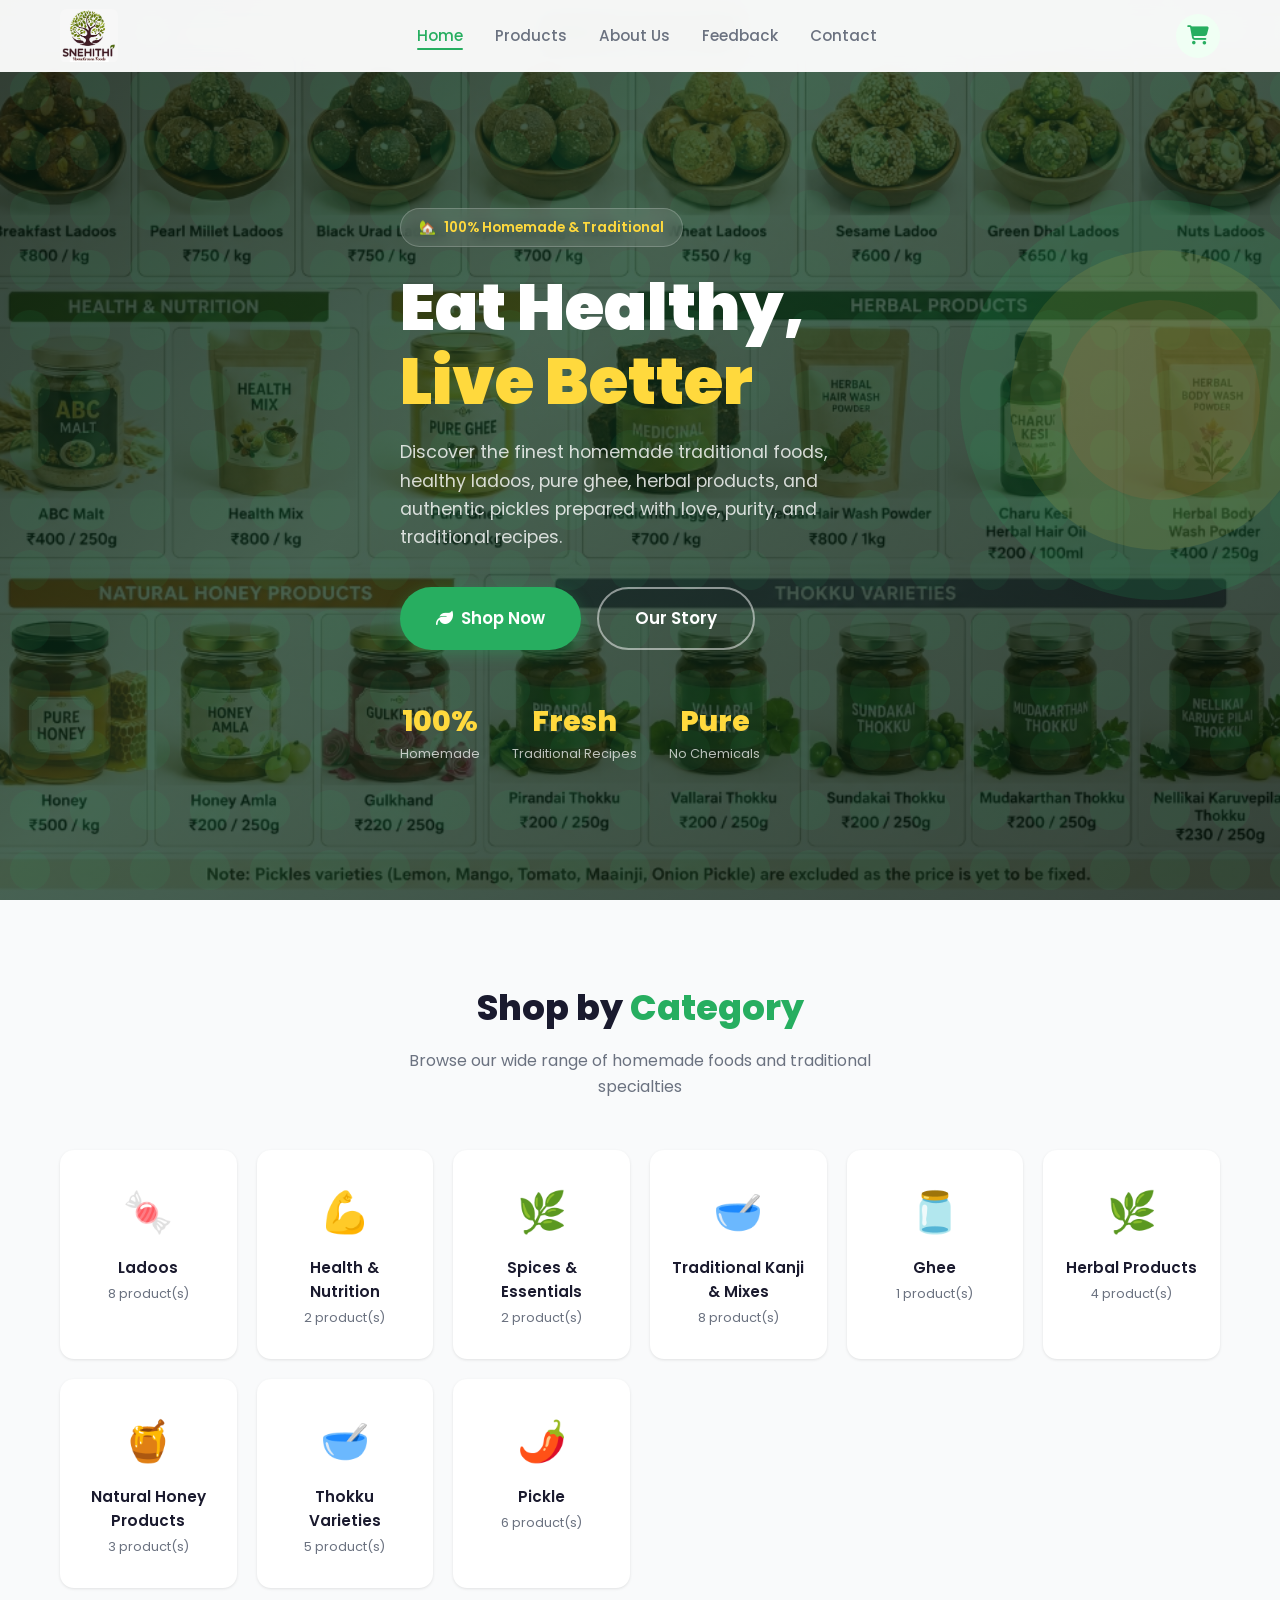
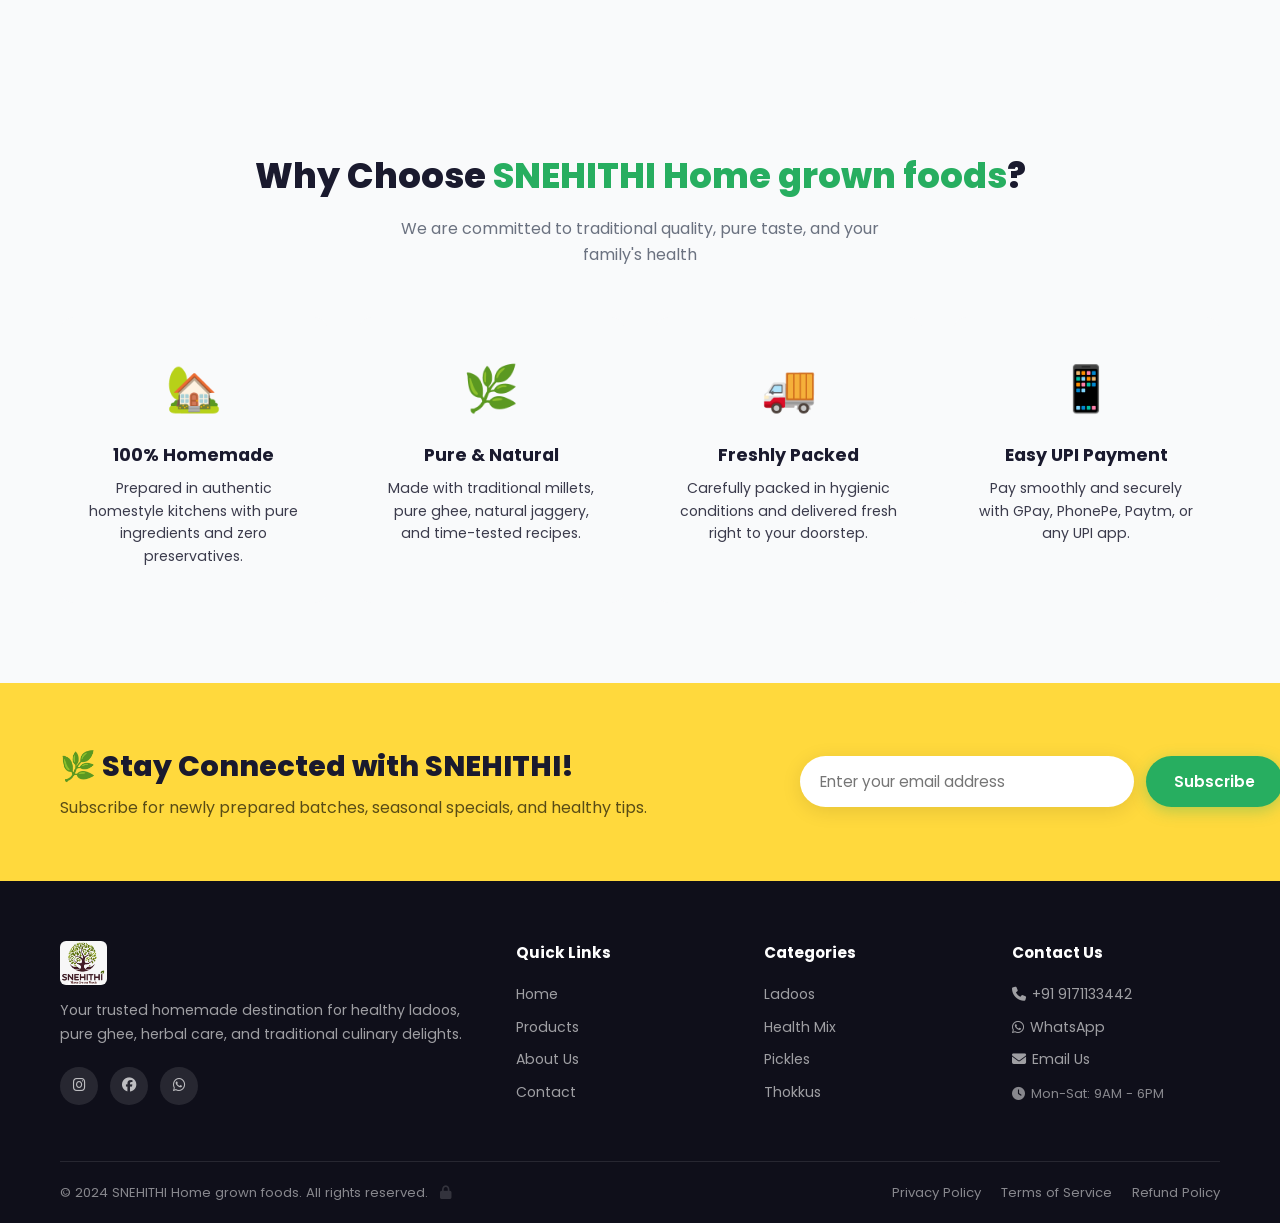
<file: index.html>
﻿<!DOCTYPE html>
<html lang="en">
<head>
  <meta charset="UTF-8"/>
  <meta name="viewport" content="width=device-width, initial-scale=1.0"/>
  <title>SNEHITHI Home grown foods - Fresh. Organic. Delivered.</title>
  <link rel="stylesheet" href="css/style.css"/>
  <link rel="stylesheet" href="https://cdnjs.cloudflare.com/ajax/libs/font-awesome/6.5.0/css/all.min.css"/>
</head>
<body>

<!-- NAVBAR -->
<nav class="navbar" id="navbar">
  <div class="container">
    <a href="index.html" class="nav-logo">
      <img src="images/logo.jpg" alt="SNEHITHI Home grown foods" class="nav-logo-img"
           onerror="this.style.display='none';this.nextElementSibling.style.display='flex'"/>
      <span class="logo-text-fallback">
        <span class="logo-icon">🌿</span>
        <span class="logo-text" id="storeNameNav">SNEHITHI Home grown foods</span>
      </span>
    </a>
        <ul class="nav-links" id="navLinks">
      <li><a href="index.html" class="active">Home</a></li>
      <li><a href="products.html">Products</a></li>
      <li><a href="about.html">About Us</a></li>
      <li><a href="feedback.html">Feedback</a></li>
      <li><a href="contact.html">Contact</a></li>
    </ul>
    <div class="nav-actions">
      <a href="cart.html" class="cart-btn" title="Cart">
        <i class="fas fa-shopping-cart"></i>
        <span class="cart-badge" id="cartBadge">0</span>
      </a>
      <button class="nav-toggle" id="navToggle"><i class="fas fa-bars"></i></button>
    </div>
  </div>
</nav>

<!-- HERO -->
<section class="hero">
  <div class="container">
    <div class="hero-content">
      <div class="hero-badge">
        <span>🏡</span> 100% Homemade & Traditional
      </div>
      <h1 class="hero-title">
        Eat Healthy,<br>
        <span class="highlight">Live Better</span>
      </h1>
      <p class="hero-text">
        Discover the finest homemade traditional foods, healthy ladoos, pure ghee, herbal products, and authentic pickles prepared with love, purity, and traditional recipes.
      </p>
      <div class="hero-actions">
        <a href="products.html" class="btn btn-primary btn-lg">
          <i class="fas fa-leaf"></i> Shop Now
        </a>
        <a href="about.html" class="btn btn-outline btn-lg" style="color:#fff;border-color:rgba(255,255,255,0.5);">
          Our Story
        </a>
      </div>
      <div class="hero-stats">
        <div class="hero-stat">
          <div class="stat-num">100%</div>
          <div class="stat-label">Homemade</div>
        </div>
        <div class="hero-stat">
          <div class="stat-num">Fresh</div>
          <div class="stat-label">Traditional Recipes</div>
        </div>
        <div class="hero-stat">
          <div class="stat-num">Pure</div>
          <div class="stat-label">No Chemicals</div>
        </div>
      </div>
    </div>
  </div>
  <div class="hero-shapes">
    <div class="hero-circle hero-circle-1"></div>
    <div class="hero-circle hero-circle-2"></div>
    <div class="hero-circle hero-circle-3"></div>
  </div>
</section>

<!-- CATEGORIES -->
<section class="section categories-section">
  <div class="container">
    <div class="section-header">
      <h2 class="section-title">Shop by <span>Category</span></h2>
      <p class="section-subtitle">Browse our wide range of homemade foods and traditional specialties</p>
    </div>
    <div class="categories-grid" id="homeCategoryGrid">
      <!-- Categories are auto-generated from your products in products.js -->
      <div style="grid-column:1/-1;text-align:center;color:var(--gray);padding:20px;">
        Loading categories...
      </div>
    </div>
  </div>
</section>

<!-- WHY CHOOSE US -->
<section class="section" style="background:var(--light-gray)">
  <div class="container">
    <div class="section-header">
      <h2 class="section-title">Why Choose <span>SNEHITHI Home grown foods</span>?</h2>
      <p class="section-subtitle">We are committed to traditional quality, pure taste, and your family's health</p>
    </div>
    <div class="why-grid">
      <div class="why-card">
        <div class="why-icon">🏡</div>
        <div class="why-title">100% Homemade</div>
        <div class="why-text">Prepared in authentic homestyle kitchens with pure ingredients and zero preservatives.</div>
      </div>
      <div class="why-card">
        <div class="why-icon">🌿</div>
        <div class="why-title">Pure & Natural</div>
        <div class="why-text">Made with traditional millets, pure ghee, natural jaggery, and time-tested recipes.</div>
      </div>
      <div class="why-card">
        <div class="why-icon">🚚</div>
        <div class="why-title">Freshly Packed</div>
        <div class="why-text">Carefully packed in hygienic conditions and delivered fresh right to your doorstep.</div>
      </div>
      <div class="why-card">
        <div class="why-icon">📱</div>
        <div class="why-title">Easy UPI Payment</div>
        <div class="why-text">Pay smoothly and securely with GPay, PhonePe, Paytm, or any UPI app.</div>
      </div>
    </div>
  </div>
</section>

<!-- NEWSLETTER -->
<section class="newsletter-section">
  <div class="container">
    <div class="newsletter-inner">
      <div class="newsletter-text">
        <h2>🌿 Stay Connected with SNEHITHI!</h2>
        <p>Subscribe for newly prepared batches, seasonal specials, and healthy tips.</p>
      </div>
      <form class="newsletter-form" onsubmit="subscribeNewsletter(event)">
        <input type="email" placeholder="Enter your email address" required/>
        <button type="submit" class="btn btn-primary">Subscribe</button>
      </form>
    </div>
  </div>
</section>

<!-- FOOTER -->
<footer>
  <div class="container">
    <div class="footer-grid">
      <div class="footer-brand">
        <div class="nav-logo" style="margin-bottom:14px;">
          <img src="images/logo.jpg" alt="SNEHITHI Home grown foods" class="nav-logo-img" style="height:44px;"
               onerror="this.style.display='none';this.nextElementSibling.style.display='flex'"/>
          <span class="logo-text-fallback">
            <span class="logo-icon">🌿</span>
            <span class="logo-text" style="color:#fff;" id="storeNameFooter">SNEHITHI Home grown foods</span>
          </span>
        </div>
        <p>Your trusted homemade destination for healthy ladoos, pure ghee, herbal care, and traditional culinary delights.</p>
        <div class="social-links">
          <a href="#" class="social-link"><i class="fab fa-instagram"></i></a>
          <a href="#" class="social-link"><i class="fab fa-facebook"></i></a>
          <a href="https://wa.me/919171133442" class="social-link"><i class="fab fa-whatsapp"></i></a>
        </div>
      </div>
      <div>
        <div class="footer-heading">Quick Links</div>
        <div class="footer-links">
          <a href="index.html">Home</a>
          <a href="products.html">Products</a>
          <a href="about.html">About Us</a>
          <a href="contact.html">Contact</a>
        </div>
      </div>
      <div>
        <div class="footer-heading">Categories</div>
        <div class="footer-links">
          <a href="products.html?cat=Ladoos">Ladoos</a>
          <a href="products.html?cat=Health+%26+Nutrition">Health Mix</a>
          <a href="products.html?cat=Pickle">Pickles</a>
          <a href="products.html?cat=Thokku+Varieties">Thokkus</a>
        </div>
      </div>
      <div>
        <div class="footer-heading">Contact Us</div>
        <div class="footer-links">
          <a href="tel:+919171133442"><i class="fas fa-phone" style="margin-right:6px;"></i>+91 9171133442</a>
          <a href="https://wa.me/919171133442"><i class="fab fa-whatsapp" style="margin-right:6px;"></i>WhatsApp</a>
          <a href="mailto:Snehithi.hr.helpdesk@gmail.com"><i class="fas fa-envelope" style="margin-right:6px;"></i>Email Us</a>
        </div>
        <div style="margin-top:12px;font-size:0.82rem;color:rgba(255,255,255,0.5);">
          <i class="fas fa-clock" style="margin-right:6px;"></i>Mon-Sat: 9AM - 6PM
        </div>
      </div>
    </div>
    <div class="footer-bottom">
      <p>&copy; 2024 SNEHITHI Home grown foods. All rights reserved. <a href="admin.html" style="color:inherit; text-decoration:none; opacity:0.3; margin-left:8px;" title="Owner Portal"><i class="fas fa-lock"></i></a></p>
      <div class="footer-bottom-links">
        <a href="#">Privacy Policy</a>
        <a href="#">Terms of Service</a>
        <a href="#">Refund Policy</a>
      </div>
    </div>
  </div>
</footer>

<script src="config.js"></script>
<script src="js/products.js"></script>
<script src="js/cart.js"></script>
<script>
  function subscribeNewsletter(e) {
    e.preventDefault();
    showToast("✅ Thank you for subscribing!");
    e.target.reset();
  }

  // Auto-update store name from config.js
  document.addEventListener("DOMContentLoaded", function () {
    if (typeof CONFIG === "undefined") return;
    document.title = document.title.replace("SNEHITHI Home grown foods", CONFIG.storeName);
    document.querySelectorAll("#storeNameNav, #storeNameFooter").forEach(function(el) {
      el.textContent = CONFIG.storeName;
    });
  });
</script>
</body>
</html>
</file>
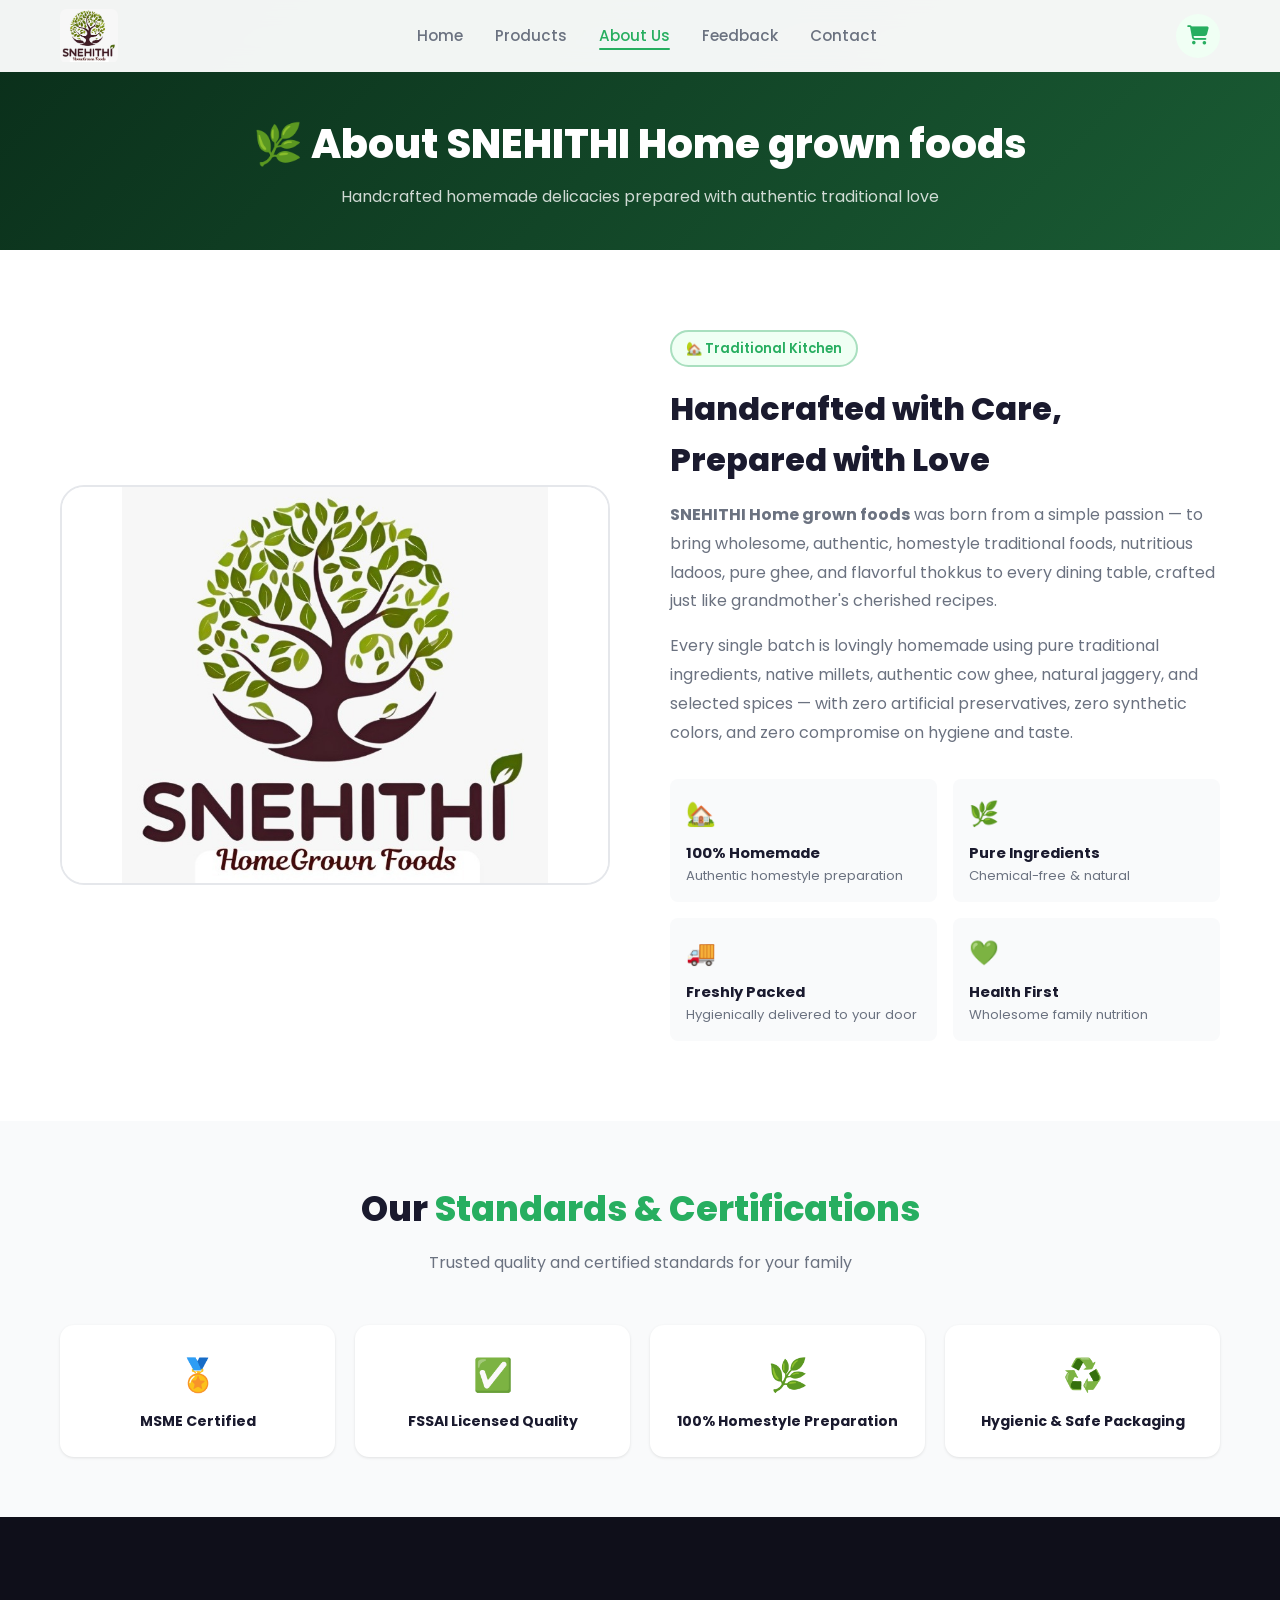
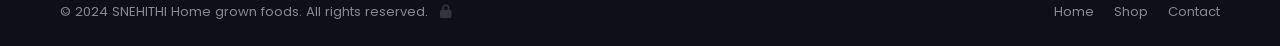
<file: about.html>
﻿<!DOCTYPE html>
<html lang="en">
<head>
  <meta charset="UTF-8"/>
  <meta name="viewport" content="width=device-width, initial-scale=1.0"/>
  <title>About Us - SNEHITHI Home grown foods</title>
  <link rel="stylesheet" href="css/style.css"/>
  <link rel="stylesheet" href="https://cdnjs.cloudflare.com/ajax/libs/font-awesome/6.5.0/css/all.min.css"/>
</head>
<body>

<nav class="navbar" id="navbar">
  <div class="container">
    <a href="index.html" class="nav-logo">
      <img src="images/logo.jpg" alt="SNEHITHI Home grown foods" class="nav-logo-img"
           onerror="this.style.display='none';this.nextElementSibling.style.display='flex'"/>
      <span class="logo-text-fallback">
        <span class="logo-icon">🌿</span>
        <span class="logo-text" id="storeNameNav">SNEHITHI Home grown foods</span>
      </span>
    </a>
        <ul class="nav-links" id="navLinks">
      <li><a href="index.html">Home</a></li>
      <li><a href="products.html">Products</a></li>
      <li><a href="about.html" class="active">About Us</a></li>
      <li><a href="feedback.html">Feedback</a></li>
      <li><a href="contact.html">Contact</a></li>
    </ul>
    <div class="nav-actions">
      <a href="cart.html" class="cart-btn">
        <i class="fas fa-shopping-cart"></i>
        <span class="cart-badge" id="cartBadge">0</span>
      </a>
      <button class="nav-toggle" id="navToggle"><i class="fas fa-bars"></i></button>
    </div>
  </div>
</nav>

<div class="page-hero">
  <div class="container">
    <h1>🌿 About SNEHITHI Home grown foods</h1>
    <p>Handcrafted homemade delicacies prepared with authentic traditional love</p>
  </div>
</div>

<!-- OUR STORY -->
<section class="about-story">
  <div class="container">
    <div class="about-grid">
      <div class="about-img-wrap" style="background:none; overflow:hidden; border:2px solid var(--border);">
        <img src="images/logo.jpg" alt="SNEHITHI Home grown foods" style="width:100%; height:100%; object-fit:contain; background:#fff;"/>
      </div>
      <div>
        <span class="about-badge">🏡 Traditional Kitchen</span>
        <h2 class="about-title">Handcrafted with Care,<br>Prepared with Love</h2>
        <p class="about-text">
          <strong>SNEHITHI Home grown foods</strong> was born from a simple passion — to bring wholesome, authentic, homestyle traditional foods, nutritious ladoos, pure ghee, and flavorful thokkus to every dining table, crafted just like grandmother's cherished recipes.
        </p>
        <p class="about-text">
          Every single batch is lovingly homemade using pure traditional ingredients, native millets, authentic cow ghee, natural jaggery, and selected spices — with zero artificial preservatives, zero synthetic colors, and zero compromise on hygiene and taste.
        </p>
        <div class="about-values">
          <div class="value-item">
            <div class="value-icon">🏡</div>
            <div class="value-title">100% Homemade</div>
            <div class="value-text">Authentic homestyle preparation</div>
          </div>
          <div class="value-item">
            <div class="value-icon">🌿</div>
            <div class="value-title">Pure Ingredients</div>
            <div class="value-text">Chemical-free & natural</div>
          </div>
          <div class="value-item">
            <div class="value-icon">🚚</div>
            <div class="value-title">Freshly Packed</div>
            <div class="value-text">Hygienically delivered to your door</div>
          </div>
          <div class="value-item">
            <div class="value-icon">💚</div>
            <div class="value-title">Health First</div>
            <div class="value-text">Wholesome family nutrition</div>
          </div>
        </div>
      </div>
    </div>
  </div>
</section>

<!-- CERTIFICATIONS -->
<section class="certs-section">
  <div class="container">
    <div class="section-header">
      <h2 class="section-title">Our <span>Standards & Certifications</span></h2>
      <p class="section-subtitle">Trusted quality and certified standards for your family</p>
    </div>
    <div class="certs-grid">
      <div class="cert-card">
        <div class="cert-icon">🏅</div>
        <div class="cert-name">MSME Certified</div>
      </div>
      <div class="cert-card">
        <div class="cert-icon">✅</div>
        <div class="cert-name">FSSAI Licensed Quality</div>
      </div>
      <div class="cert-card">
        <div class="cert-icon">🌿</div>
        <div class="cert-name">100% Homestyle Preparation</div>
      </div>
      <div class="cert-card">
        <div class="cert-icon">♻️</div>
        <div class="cert-name">Hygienic & Safe Packaging</div>
      </div>
    </div>
  </div>
</section>

<footer>
  <div class="container">
    <div class="footer-bottom" style="border-top:none;padding:24px 0;">
      <p>&copy; 2024 SNEHITHI Home grown foods. All rights reserved. <a href="admin.html" style="color:inherit; text-decoration:none; opacity:0.3; margin-left:8px;" title="Owner Portal"><i class="fas fa-lock"></i></a></p>
      <div class="footer-bottom-links">
        <a href="index.html">Home</a>
        <a href="products.html">Shop</a>
        <a href="contact.html">Contact</a>
      </div>
    </div>
  </div>
</footer>

<script src="config.js"></script>
<script src="js/products.js"></script>
<script src="js/cart.js"></script>
<script>
  // Auto-update store name from config.js
  document.addEventListener("DOMContentLoaded", function () {
    if (typeof CONFIG === "undefined") return;
    document.title = document.title.replace("SNEHITHI Home grown foods", CONFIG.storeName);
    document.querySelectorAll("#storeNameNav, #storeNameFooter").forEach(function(el) {
      el.textContent = CONFIG.storeName;
    });
  });
</script>
</body>
</html>
</file>
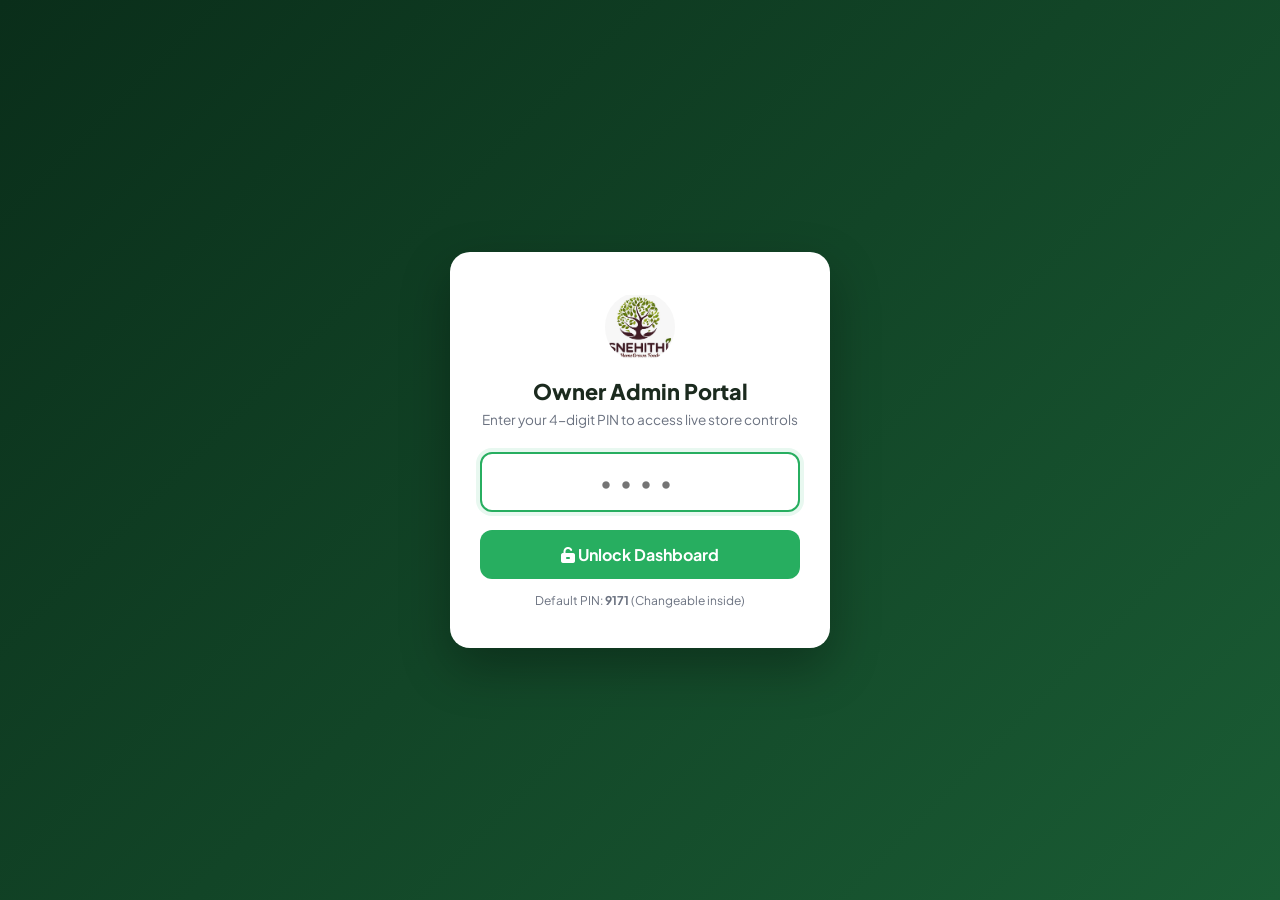
<file: admin.html>
<!DOCTYPE html>
<html lang="en">
<head>
  <meta charset="UTF-8"/>
  <meta name="viewport" content="width=device-width, initial-scale=1.0"/>
  <title>Owner Dashboard - SNEHITHI Home grown foods</title>
  <link rel="stylesheet" href="https://cdnjs.cloudflare.com/ajax/libs/font-awesome/6.5.0/css/all.min.css"/>
  <style>
    @import url("https://fonts.googleapis.com/css2?family=Plus+Jakarta+Sans:wght@400;500;600;700;800&display=swap");

    :root {
      --primary: #27AE60;
      --primary-dark: #1E8449;
      --primary-light: #E8F8F0;
      --secondary: #FF6B35;
      --accent: #F39C12;
      --dark: #1B2A1E;
      --gray: #6B7280;
      --light-gray: #F3F4F6;
      --border: #E5E7EB;
      --white: #FFFFFF;
      --danger: #E74C3C;
      --radius: 12px;
      --shadow: 0 4px 20px rgba(0, 0, 0, 0.08);
    }

    * { margin:0; padding:0; box-sizing:border-box; font-family: "Plus Jakarta Sans", sans-serif; }
    body { background: #F8FAFC; color: var(--dark); min-height: 100vh; }

    /* Login Lock Screen */
    .login-overlay {
      position: fixed; inset: 0; background: linear-gradient(135deg, #0A2E1A, #1A5C34);
      display: flex; align-items: center; justify-content: center; z-index: 9999; padding: 20px;
    }
    .login-card {
      background: white; border-radius: 20px; padding: 40px 30px; width: 380px; max-width: 100%;
      text-align: center; box-shadow: 0 20px 50px rgba(0,0,0,0.3);
    }
    .login-logo { width: 70px; height: 70px; border-radius: 50%; object-fit: contain; margin-bottom: 12px; }
    .login-title { font-size: 1.35rem; font-weight: 800; color: var(--dark); }
    .login-sub { font-size: 0.85rem; color: var(--gray); margin: 6px 0 24px; }
    .pin-input {
      width: 100%; padding: 14px; font-size: 1.4rem; text-align: center; letter-spacing: 8px;
      border: 2px solid var(--border); border-radius: var(--radius); outline: none; transition: 0.2s;
    }
    .pin-input:focus { border-color: var(--primary); box-shadow: 0 0 0 4px var(--primary-light); }
    .btn-login {
      width: 100%; background: var(--primary); color: white; border: none; padding: 14px;
      font-size: 1rem; font-weight: 700; border-radius: var(--radius); cursor: pointer; margin-top: 18px;
      transition: 0.2s;
    }
    .btn-login:hover { background: var(--primary-dark); }
    .login-hint { font-size: 0.75rem; color: var(--gray); margin-top: 14px; }

    /* Admin Navbar */
    .admin-nav {
      background: white; border-bottom: 1px solid var(--border); padding: 14px 28px;
      display: flex; align-items: center; justify-content: space-between; position: sticky; top: 0; z-index: 100;
    }
    .admin-logo { display: flex; align-items: center; gap: 12px; text-decoration: none; color: var(--dark); }
    .admin-logo img { width: 40px; height: 40px; border-radius: 50%; object-fit: contain; }
    .admin-title { font-weight: 800; font-size: 1.1rem; }
    .admin-badge { background: var(--primary-light); color: var(--primary); font-size: 0.75rem; font-weight: 700; padding: 3px 8px; border-radius: 4px; }
    .nav-actions { display: flex; gap: 10px; align-items: center; }
    .btn-site { background: var(--light-gray); color: var(--dark); border: none; padding: 8px 16px; border-radius: 8px; font-weight: 600; font-size: 0.85rem; text-decoration: none; display: flex; align-items: center; gap: 6px; }
    .btn-logout { background: #FEE2E2; color: var(--danger); border: none; padding: 8px 16px; border-radius: 8px; font-weight: 700; font-size: 0.85rem; cursor: pointer; }

    /* Layout */
    .admin-container { max-width: 1300px; margin: 0 auto; padding: 24px; }

    /* Metrics Cards */
    .metrics-grid { display: grid; grid-template-columns: repeat(auto-fit, minmax(220px, 1fr)); gap: 16px; margin-bottom: 24px; }
    .metric-card { background: white; border-radius: var(--radius); padding: 20px; border: 1px solid var(--border); display: flex; align-items: center; gap: 16px; box-shadow: 0 2px 8px rgba(0,0,0,0.02); }
    .metric-icon { width: 52px; height: 52px; border-radius: 12px; display: flex; align-items: center; justify-content: center; font-size: 1.4rem; }
    .metric-val { font-size: 1.5rem; font-weight: 800; color: var(--dark); }
    .metric-lbl { font-size: 0.82rem; color: var(--gray); font-weight: 600; margin-top: 2px; }

    /* Tabs */
    .tab-bar { display: flex; gap: 8px; background: white; padding: 6px; border-radius: var(--radius); border: 1px solid var(--border); margin-bottom: 24px; overflow-x: auto; }
    .tab-btn { flex: 1; min-width: 140px; padding: 12px 18px; border: none; background: transparent; font-weight: 700; font-size: 0.9rem; border-radius: 8px; cursor: pointer; color: var(--gray); transition: 0.2s; display: flex; align-items: center; justify-content: center; gap: 8px; }
    .tab-btn.active { background: var(--primary); color: white; box-shadow: 0 4px 12px rgba(39, 174, 96, 0.25); }

    /* Sections */
    .tab-content { display: none; }
    .tab-content.active { display: block; }
    .panel { background: white; border-radius: var(--radius); border: 1px solid var(--border); padding: 24px; box-shadow: 0 2px 10px rgba(0,0,0,0.02); margin-bottom: 24px; }
    .panel-header { display: flex; justify-content: space-between; align-items: center; margin-bottom: 20px; flex-wrap: wrap; gap: 12px; }
    .panel-title { font-size: 1.15rem; font-weight: 800; display: flex; align-items: center; gap: 8px; }

    /* Buttons */
    .btn-action { background: var(--primary); color: white; border: none; padding: 10px 18px; border-radius: 8px; font-weight: 700; font-size: 0.85rem; cursor: pointer; display: inline-flex; align-items: center; gap: 6px; transition: 0.2s; }
    .btn-action:hover { background: var(--primary-dark); }
    .btn-secondary { background: var(--light-gray); color: var(--dark); border: 1px solid var(--border); padding: 10px 18px; border-radius: 8px; font-weight: 700; font-size: 0.85rem; cursor: pointer; }
    .btn-whatsapp { background: #25D366; color: white; border: none; padding: 6px 12px; border-radius: 6px; font-size: 0.78rem; font-weight: 700; cursor: pointer; display: inline-flex; align-items: center; gap: 4px; text-decoration: none; }

    /* Tables */
    .table-wrap { overflow-x: auto; border: 1px solid var(--border); border-radius: 8px; }
    table { width: 100%; border-collapse: collapse; text-align: left; font-size: 0.88rem; }
    th { background: #F9FAFB; padding: 14px 16px; font-weight: 700; color: var(--gray); border-bottom: 1px solid var(--border); }
    td { padding: 14px 16px; border-bottom: 1px solid var(--border); vertical-align: middle; }
    tr:last-child td { border-bottom: none; }
    tr:hover { background: #FAFAFA; }

    .price-input { width: 90px; padding: 6px 10px; border: 1.5px solid var(--border); border-radius: 6px; font-weight: 700; font-size: 0.9rem; color: var(--primary-dark); }
    .price-input:focus { border-color: var(--primary); outline: none; }
    .stock-switch { display: inline-flex; align-items: center; cursor: pointer; gap: 6px; font-weight: 600; font-size: 0.82rem; }

    /* Forms */
    .form-grid { display: grid; grid-template-columns: repeat(auto-fit, minmax(280px, 1fr)); gap: 18px; }
    .form-group { display: flex; flex-direction: column; gap: 6px; }
    .form-group label { font-size: 0.85rem; font-weight: 700; color: var(--dark); }
    .form-input { padding: 12px 14px; border: 1.5px solid var(--border); border-radius: 8px; font-size: 0.9rem; font-weight: 500; outline: none; transition: 0.2s; }
    .form-input:focus { border-color: var(--primary); box-shadow: 0 0 0 3px var(--primary-light); }
    .form-hint { font-size: 0.75rem; color: var(--gray); }

    /* Toast */
    .toast-msg {
      position: fixed; bottom: 24px; right: 24px; background: #1B2A1E; color: white; padding: 14px 24px;
      border-radius: 10px; font-weight: 600; font-size: 0.9rem; display: none; z-index: 10000;
      box-shadow: 0 10px 30px rgba(0,0,0,0.25); border-left: 5px solid var(--primary);
    }
  </style>
</head>
<body>

  <!-- 🔒 LOGIN OVERLAY -->
  <div class="login-overlay" id="loginOverlay">
    <div class="login-card">
      <img src="images/logo.jpg" alt="SNEHITHI" class="login-logo" onerror="this.src='https://via.placeholder.com/70?text=🌿'"/>
      <div class="login-title">Owner Admin Portal</div>
      <div class="login-sub">Enter your 4-digit PIN to access live store controls</div>
      <input type="password" id="pinInput" class="pin-input" maxlength="6" placeholder="••••" autofocus onkeypress="if(event.key==='Enter') verifyPin()"/>
      <button class="btn-login" onclick="verifyPin()"><i class="fas fa-unlock-alt"></i> Unlock Dashboard</button>
      <div class="login-hint">Default PIN: <strong>9171</strong> (Changeable inside)</div>
    </div>
  </div>

  <!-- 🟢 ADMIN NAVBAR -->
  <header class="admin-nav">
    <div class="admin-logo">
      <img src="images/logo.jpg" alt="Logo" onerror="this.src='images/logo.jpg'"/>
      <div>
        <div class="admin-title">SNEHITHI <span class="admin-badge">Owner Admin</span></div>
      </div>
    </div>
    <div class="nav-actions">
      <a href="index.html" class="btn-site" target="_blank"><i class="fas fa-external-link-alt"></i> View Store</a>
      <button class="btn-logout" onclick="logoutAdmin()"><i class="fas fa-sign-out-alt"></i> Lock</button>
    </div>
  </header>

  <main class="admin-container">

    <!-- 📊 TOP METRICS -->
    <div class="metrics-grid">
      <div class="metric-card">
        <div class="metric-icon" style="background:#E8F8F0; color:#27AE60;"><i class="fas fa-shopping-bag"></i></div>
        <div>
          <div class="metric-val" id="totalOrdersCount">0</div>
          <div class="metric-lbl">Total Orders Placed</div>
        </div>
      </div>
      <div class="metric-card">
        <div class="metric-icon" style="background:#FEF3C7; color:#D97706;"><i class="fas fa-rupee-sign"></i></div>
        <div>
          <div class="metric-val" id="totalRevenue">₹0</div>
          <div class="metric-lbl">Total Order Value</div>
        </div>
      </div>
      <div class="metric-card">
        <div class="metric-icon" style="background:#E0E7FF; color:#4F46E5;"><i class="fas fa-boxes"></i></div>
        <div>
          <div class="metric-val" id="activeProductsCount">39</div>
          <div class="metric-lbl">Active Products</div>
        </div>
      </div>
      <div class="metric-card">
        <div class="metric-icon" style="background:#FCE7F3; color:#DB2777;"><i class="fas fa-tags"></i></div>
        <div>
          <div class="metric-val" id="categoriesCount">9</div>
          <div class="metric-lbl">Product Categories</div>
        </div>
      </div>
    </div>

    <!-- 📑 TAB SELECTOR -->
    <div class="tab-bar">
      <button class="tab-btn active" onclick="switchTab('orders')"><i class="fas fa-clipboard-list"></i> Orders (<span id="tabOrderCount">0</span>)</button>
      <button class="tab-btn" onclick="switchTab('products')"><i class="fas fa-tags"></i> Products & Pricing</button>
      <button class="tab-btn" onclick="switchTab('settings')"><i class="fas fa-sliders-h"></i> Store Settings</button>
      <button class="tab-btn" onclick="switchTab('backup')"><i class="fas fa-cloud-upload-alt"></i> Sync & Export</button>
    </div>

    <!-- ======================================================== -->
    <!-- 📦 TAB 1: ORDER MANAGEMENT -->
    <!-- ======================================================== -->
    <div class="tab-content active" id="tab-orders">
      <div class="panel">
        <div class="panel-header">
          <div class="panel-title"><i class="fas fa-inbox text-primary"></i> Customer Orders Received</div>
          <div style="display:flex; gap:10px; flex-wrap:wrap;">
            <button class="btn-secondary" onclick="exportOrdersToCSV()"><i class="fas fa-file-excel"></i> Download Excel/CSV</button>
            <button class="btn-secondary" onclick="clearAllOrders()" style="color:var(--danger);"><i class="fas fa-trash"></i> Clear Orders</button>
          </div>
        </div>

        <div class="table-wrap">
          <table>
            <thead>
              <tr>
                <th>Date & Time</th>
                <th>Customer Name</th>
                <th>WhatsApp No</th>
                <th>Delivery Address</th>
                <th>Items Ordered</th>
                <th>Total</th>
                <th>UPI UTR / Ref</th>
                <th>Action</th>
              </tr>
            </thead>
            <tbody id="ordersTableBody">
              <!-- Dynamically rendered -->
            </tbody>
          </table>
        </div>
      </div>
    </div>

    <!-- ======================================================== -->
    <!-- 🏷️ TAB 2: PRODUCTS & PRICE MANAGER -->
    <!-- ======================================================== -->
    <div class="tab-content" id="tab-products">
      <div class="panel">
        <div class="panel-header">
          <div class="panel-title"><i class="fas fa-edit text-primary"></i> Edit Prices, Stock & Products</div>
          <div style="display:flex; gap:10px; flex-wrap:wrap;">
            <button class="btn-secondary" onclick="openAddProductModal()"><i class="fas fa-plus"></i> Add New Product</button>
            <button class="btn-action" onclick="saveAllProductEdits()"><i class="fas fa-save"></i> Save Changes</button>
          </div>
        </div>

        <div style="display:flex; gap:12px; margin-bottom:16px; flex-wrap:wrap;">
          <input type="text" id="adminProductSearch" class="form-input" style="max-width:300px;" placeholder="Search products..." oninput="renderAdminProducts()"/>
          <select id="adminCategoryFilter" class="form-input" style="max-width:220px;" onchange="renderAdminProducts()">
            <option value="All">All Categories</option>
          </select>
        </div>

        <div class="table-wrap">
          <table>
            <thead>
              <tr>
                <th>Item</th>
                <th>Product Name</th>
                <th>Category</th>
                <th>Pack Size</th>
                <th>Selling Price (₹)</th>
                <th>In Stock?</th>
                <th>Badge</th>
                <th>Action</th>
              </tr>
            </thead>
            <tbody id="adminProductsBody">
              <!-- Dynamically populated -->
            </tbody>
          </table>
        </div>
        <div style="margin-top:16px; text-align:right;">
          <button class="btn-action" onclick="saveAllProductEdits()"><i class="fas fa-save"></i> Save All Changes</button>
        </div>
      </div>
    </div>

    <!-- ======================================================== -->
    <!-- ⚙️ TAB 3: STORE SETTINGS & QUICK WEBSITE CHANGES -->
    <!-- ======================================================== -->
    <div class="tab-content" id="tab-settings">
      <div class="panel">
        <div class="panel-header">
          <div class="panel-title"><i class="fas fa-cog text-primary"></i> Store Information & Payment Settings</div>
          <button class="btn-action" onclick="saveStoreSettings()"><i class="fas fa-save"></i> Save Store Settings</button>
        </div>

        <div class="form-grid">
          <div class="form-group">
            <label>Store Name</label>
            <input type="text" id="cfgStoreName" class="form-input"/>
          </div>
          <div class="form-group">
            <label>Store Tagline</label>
            <input type="text" id="cfgTagline" class="form-input"/>
          </div>
          <div class="form-group">
            <label>Official UPI ID (For Customer Payments)</label>
            <input type="text" id="cfgUpiId" class="form-input"/>
            <span class="form-hint">Used to generate checkout QR code and copy-paste box.</span>
          </div>
          <div class="form-group">
            <label>Owner WhatsApp Order Receive Number</label>
            <input type="text" id="cfgOwnerWhatsApp" class="form-input"/>
            <span class="form-hint">Format with country code: 919171133442</span>
          </div>
          <div class="form-group">
            <label>Customer Support Phone</label>
            <input type="text" id="cfgPhone" class="form-input"/>
          </div>
          <div class="form-group">
            <label>Official Email</label>
            <input type="email" id="cfgEmail" class="form-input"/>
          </div>
          <div class="form-group">
            <label>Business Hours</label>
            <input type="text" id="cfgHours" class="form-input"/>
          </div>
          <div class="form-group">
            <label>Owner Dashboard PIN</label>
            <input type="text" id="cfgAdminPin" class="form-input" maxlength="6"/>
            <span class="form-hint">PIN required to unlock this dashboard.</span>
          </div>
        </div>

        <div style="margin-top:20px; text-align:right;">
          <button class="btn-action" onclick="saveStoreSettings()"><i class="fas fa-save"></i> Save Store Settings</button>
        </div>
      </div>
    </div>

    <!-- ======================================================== -->
    <!-- 💾 TAB 4: SYNC & EXPORT FOR NETLIFY -->
    <!-- ======================================================== -->
    <div class="tab-content" id="tab-backup">
      <div class="panel">
        <div class="panel-header">
          <div class="panel-title"><i class="fas fa-cloud-download-alt text-primary"></i> Export & Netlify Deployment Files</div>
        </div>
        <p style="color:var(--gray); font-size:0.9rem; line-height:1.6; margin-bottom:20px;">
          All changes made in this dashboard work <strong>immediately in real-time</strong>. If you want to permanently update the source files before uploading to Netlify, you can download the updated configuration files with 1-click below:
        </p>

        <div style="display:flex; gap:14px; flex-wrap:wrap;">
          <button class="btn-action" onclick="downloadUpdatedProductsJS()"><i class="fas fa-file-code"></i> Download Updated products.js</button>
          <button class="btn-action" onclick="downloadUpdatedConfigJS()"><i class="fas fa-file-code"></i> Download Updated config.js</button>
          <button class="btn-secondary" onclick="resetAllToFactoryDefaults()" style="color:var(--danger);"><i class="fas fa-undo"></i> Reset to Factory Defaults</button>
        </div>
      </div>
    </div>

  </main>

  <!-- Notification Toast -->
  <div id="adminToast" class="toast-msg"></div>

  <!-- Scripts -->
  <script src="config.js"></script>
  <script src="js/products.js"></script>
  <script>
    // ── PIN AUTHENTICATION ─────────────────────────────────────────
    function verifyPin() {
      const pin = document.getElementById("pinInput").value.trim();
      const expectedPin = CONFIG.adminPin || "9171";
      if (pin === expectedPin) {
        sessionStorage.setItem("snehithi_admin_auth", "true");
        document.getElementById("loginOverlay").style.display = "none";
        initDashboard();
        showToast("✅ Welcome to Owner Portal!");
      } else {
        alert("❌ Incorrect PIN. Please try again.");
        document.getElementById("pinInput").value = "";
      }
    }

    function logoutAdmin() {
      sessionStorage.removeItem("snehithi_admin_auth");
      location.reload();
    }

    // Auto-check session
    document.addEventListener("DOMContentLoaded", () => {
      if (sessionStorage.getItem("snehithi_admin_auth") === "true") {
        document.getElementById("loginOverlay").style.display = "none";
        initDashboard();
      }
    });

    function initDashboard() {
      renderMetrics();
      renderOrders();
      populateCategoryFilter();
      renderAdminProducts();
      populateStoreSettings();
    }

    // ── TAB SWITCHER ───────────────────────────────────────────────
    function switchTab(tabId) {
      document.querySelectorAll(".tab-btn").forEach(b => b.classList.remove("active"));
      document.querySelectorAll(".tab-content").forEach(c => c.classList.remove("active"));
      if (event && event.currentTarget) event.currentTarget.classList.add("active");
      document.getElementById("tab-" + tabId).classList.add("active");
    }

    // ── METRICS ───────────────────────────────────────────────────
    function renderMetrics() {
      const orders = JSON.parse(localStorage.getItem("snehithi_orders") || "[]");
      document.getElementById("totalOrdersCount").textContent = orders.length;
      document.getElementById("tabOrderCount").textContent = orders.length;

      const rev = orders.reduce((sum, o) => sum + (o.total || 0), 0);
      document.getElementById("totalRevenue").textContent = "₹" + rev.toLocaleString("en-IN");
      document.getElementById("activeProductsCount").textContent = PRODUCTS.length;
      document.getElementById("categoriesCount").textContent = getCategories().length - 1;
    }

    // ── ORDERS TAB ────────────────────────────────────────────────
    function renderOrders() {
      const tbody = document.getElementById("ordersTableBody");
      const orders = JSON.parse(localStorage.getItem("snehithi_orders") || "[]").reverse();

      if (orders.length === 0) {
        tbody.innerHTML = `<tr><td colspan="8" style="text-align:center; color:var(--gray); padding:30px;">No customer orders recorded yet.</td></tr>`;
        return;
      }

      tbody.innerHTML = orders.map((o, idx) => {
        const dateStr = o.date ? new Date(o.date).toLocaleString("en-IN", { timeZone: "Asia/Kolkata" }) : "Recent";
        const itemsStr = (o.items || []).map(i => `${i.name} (${i.qty})`).join(", ");
        const waClean = (o.phone || "").replace(/\D/g, "");
        const waFull = waClean.startsWith("91") ? waClean : "91" + waClean;
        const waMsg = encodeURIComponent(`Hello ${o.name}! Thank you for your order on SNEHITHI Home grown foods. Your order is confirmed.`);

        return `
          <tr>
            <td style="font-size:0.8rem; color:var(--gray);">${dateStr}</td>
            <td><strong>${o.name || "Customer"}</strong></td>
            <td>+91 ${o.phone || ""}</td>
            <td style="font-size:0.82rem; max-width:200px;">${o.address || ""}, ${o.pincode || ""}</td>
            <td style="font-size:0.82rem; max-width:220px;">${itemsStr}</td>
            <td><strong style="color:var(--primary);">${o.total === 0 ? "FREE" : "₹" + o.total.toLocaleString("en-IN")}</strong></td>
            <td style="font-size:0.8rem; font-family:monospace; color:#D97706;">${o.utrNumber || "N/A"}</td>
            <td>
              <a href="https://wa.me/${waFull}?text=${waMsg}" target="_blank" class="btn-whatsapp">
                <i class="fab fa-whatsapp"></i> Chat
              </a>
            </td>
          </tr>
        `;
      }).join("");
    }

    function exportOrdersToCSV() {
      const orders = JSON.parse(localStorage.getItem("snehithi_orders") || "[]");
      if (orders.length === 0) return alert("No orders to export!");

      let csv = "Date,Customer Name,Phone,Address,Pincode,Items,Total,Payment Method,UTR Number\n";
      orders.forEach(o => {
        const itemsStr = (o.items || []).map(i => `${i.name} x${i.qty}`).join(" | ");
        csv += `"${o.date}","${o.name}","${o.phone}","${o.address}","${o.pincode}","${itemsStr}","${o.total}","${o.paymentMethod || "UPI"}","${o.utrNumber || ""}"\n`;
      });

      const blob = new Blob([csv], { type: "text/csv;charset=utf-8;" });
      const url = URL.createObjectURL(blob);
      const a = document.createElement("a");
      a.href = url; a.download = `SNEHITHI_Orders_${Date.now()}.csv`;
      a.click();
      showToast("📥 Orders exported to CSV!");
    }

    function clearAllOrders() {
      if (confirm("Are you sure you want to clear all order history from this browser?")) {
        localStorage.removeItem("snehithi_orders");
        renderMetrics();
        renderOrders();
        showToast("🗑️ Order list cleared.");
      }
    }

    // ── PRODUCTS TAB ──────────────────────────────────────────────
    function populateCategoryFilter() {
      const select = document.getElementById("adminCategoryFilter");
      const cats = getCategories();
      select.innerHTML = cats.map(c => `<option value="${c.name}">${c.name}</option>`).join("");
    }

    function renderAdminProducts() {
      const tbody = document.getElementById("adminProductsBody");
      const search = document.getElementById("adminProductSearch").value.toLowerCase();
      const cat = document.getElementById("adminCategoryFilter").value;

      const filtered = PRODUCTS.filter(p => {
        const matchSearch = p.name.toLowerCase().includes(search) || p.category.toLowerCase().includes(search);
        const matchCat = cat === "All" || p.category === cat;
        return matchSearch && matchCat;
      });

      tbody.innerHTML = filtered.map(p => `
        <tr data-id="${p.id}">
          <td>
            <img src="${p.image || 'images/logo.jpg'}" style="width:40px; height:40px; border-radius:6px; object-fit:cover;" onerror="this.src='images/logo.jpg'"/>
          </td>
          <td><strong>${p.name}</strong></td>
          <td><span style="font-size:0.78rem; background:var(--light-gray); padding:3px 8px; border-radius:4px;">${p.category}</span></td>
          <td>${p.unit}</td>
          <td>
            ₹ <input type="number" class="price-input" value="${p.price}" id="price-${p.id}" min="0"/>
          </td>
          <td>
            <label class="stock-switch">
              <input type="checkbox" id="stock-${p.id}" ${p.inStock ? "checked" : ""}/>
              <span>${p.inStock ? "In Stock" : "Out of Stock"}</span>
            </label>
          </td>
          <td>
            <input type="text" class="form-input" style="padding:4px 8px; width:100px; font-size:0.8rem;" value="${p.badge || ''}" id="badge-${p.id}" placeholder="e.g. Popular"/>
          </td>
          <td>
            <button onclick="deleteProduct(${p.id})" style="background:none; border:none; color:var(--danger); cursor:pointer; font-size:1rem;" title="Delete Product">
              <i class="fas fa-trash-alt"></i>
            </button>
          </td>
        </tr>
      `).join("");
    }

    function saveAllProductEdits() {
      PRODUCTS.forEach(p => {
        const priceEl = document.getElementById(`price-${p.id}`);
        const stockEl = document.getElementById(`stock-${p.id}`);
        const badgeEl = document.getElementById(`badge-${p.id}`);

        if (priceEl) p.price = parseFloat(priceEl.value) || 0;
        if (stockEl) p.inStock = stockEl.checked;
        if (badgeEl) p.badge = badgeEl.value.trim();
      });

      localStorage.setItem("snehithi_products", JSON.stringify(PRODUCTS));
      showToast("💾 All prices & product changes saved live!");
      renderAdminProducts();
      renderMetrics();
    }

    function deleteProduct(id) {
      if (confirm("Are you sure you want to delete this product?")) {
        const idx = PRODUCTS.findIndex(p => p.id === id);
        if (idx !== -1) {
          PRODUCTS.splice(idx, 1);
          localStorage.setItem("snehithi_products", JSON.stringify(PRODUCTS));
          renderAdminProducts();
          renderMetrics();
          showToast("🗑️ Product removed.");
        }
      }
    }

    function openAddProductModal() {
      const name = prompt("Enter Product Name:");
      if (!name) return;
      const category = prompt("Enter Category (e.g., Ladoos, Traditional Kanji & Mixes, Pickle, Spices & Essentials):", "Traditional Kanji & Mixes");
      const unit = prompt("Enter Pack Size / Unit (e.g. 250 g, 1 kg):", "250 g");
      const price = parseFloat(prompt("Enter Selling Price in ₹:", "100")) || 0;
      const desc = prompt("Enter short description:", "Freshly prepared homemade food.");

      const newId = Date.now();
      const newProd = {
        id: newId,
        name: name.trim(),
        category: category.trim(),
        unit: unit.trim(),
        price: price,
        originalPrice: price,
        image: "",
        description: desc.trim(),
        badge: "New",
        inStock: true,
        featured: true,
        rating: 5,
        reviews: 0
      };

      PRODUCTS.push(newProd);
      localStorage.setItem("snehithi_products", JSON.stringify(PRODUCTS));
      renderAdminProducts();
      renderMetrics();
      showToast("✅ Product added successfully!");
    }

    // ── SETTINGS TAB ──────────────────────────────────────────────
    function populateStoreSettings() {
      document.getElementById("cfgStoreName").value = CONFIG.storeName || "";
      document.getElementById("cfgTagline").value = CONFIG.tagline || "";
      document.getElementById("cfgUpiId").value = CONFIG.upiId || "";
      document.getElementById("cfgOwnerWhatsApp").value = CONFIG.ownerWhatsApp || "";
      document.getElementById("cfgPhone").value = CONFIG.phone || "";
      document.getElementById("cfgEmail").value = CONFIG.ownerEmail || "";
      document.getElementById("cfgHours").value = CONFIG.hours || "";
      document.getElementById("cfgAdminPin").value = CONFIG.adminPin || "9171";
    }

    function saveStoreSettings() {
      CONFIG.storeName = document.getElementById("cfgStoreName").value.trim();
      CONFIG.tagline = document.getElementById("cfgTagline").value.trim();
      CONFIG.upiId = document.getElementById("cfgUpiId").value.trim();
      CONFIG.ownerWhatsApp = document.getElementById("cfgOwnerWhatsApp").value.trim();
      CONFIG.phone = document.getElementById("cfgPhone").value.trim();
      CONFIG.ownerEmail = document.getElementById("cfgEmail").value.trim();
      CONFIG.hours = document.getElementById("cfgHours").value.trim();
      CONFIG.adminPin = document.getElementById("cfgAdminPin").value.trim() || "9171";

      localStorage.setItem("snehithi_config", JSON.stringify(CONFIG));
      showToast("💾 Store Settings saved live!");
    }

    // ── EXPORT / BACKUP ───────────────────────────────────────────
    function downloadUpdatedProductsJS() {
      const content = "// Updated products list from SNEHITHI Owner Dashboard\nconst DEFAULT_PRODUCTS = " +
                      JSON.stringify(PRODUCTS, null, 2) + ";\n\n" +
                      'const savedProducts = JSON.parse(localStorage.getItem("snehithi_products") || "null");\n' +
                      'const PRODUCTS = (savedProducts && savedProducts.length > 0) ? savedProducts : DEFAULT_PRODUCTS;\n';
      
      const blob = new Blob([content], { type: "application/javascript" });
      const a = document.createElement("a");
      a.href = URL.createObjectURL(blob);
      a.download = "products.js";
      a.click();
      showToast("📥 products.js downloaded!");
    }

    function downloadUpdatedConfigJS() {
      const content = "// Updated configuration from SNEHITHI Owner Dashboard\nconst DEFAULT_CONFIG = " +
                      JSON.stringify(CONFIG, null, 2) + ";\n\n" +
                      'const savedConfig = JSON.parse(localStorage.getItem("snehithi_config") || "null");\n' +
                      'const CONFIG = Object.assign({}, DEFAULT_CONFIG, savedConfig || {});\n';

      const blob = new Blob([content], { type: "application/javascript" });
      const a = document.createElement("a");
      a.href = URL.createObjectURL(blob);
      a.download = "config.js";
      a.click();
      showToast("📥 config.js downloaded!");
    }

    function resetAllToFactoryDefaults() {
      if (confirm("Reset all products, prices, and settings back to original defaults?")) {
        localStorage.removeItem("snehithi_products");
        localStorage.removeItem("snehithi_config");
        location.reload();
      }
    }

    // Toast
    function showToast(msg) {
      const t = document.getElementById("adminToast");
      t.textContent = msg;
      t.style.display = "block";
      setTimeout(() => { t.style.display = "none"; }, 3000);
    }
  </script>
</body>
</html>
</file>
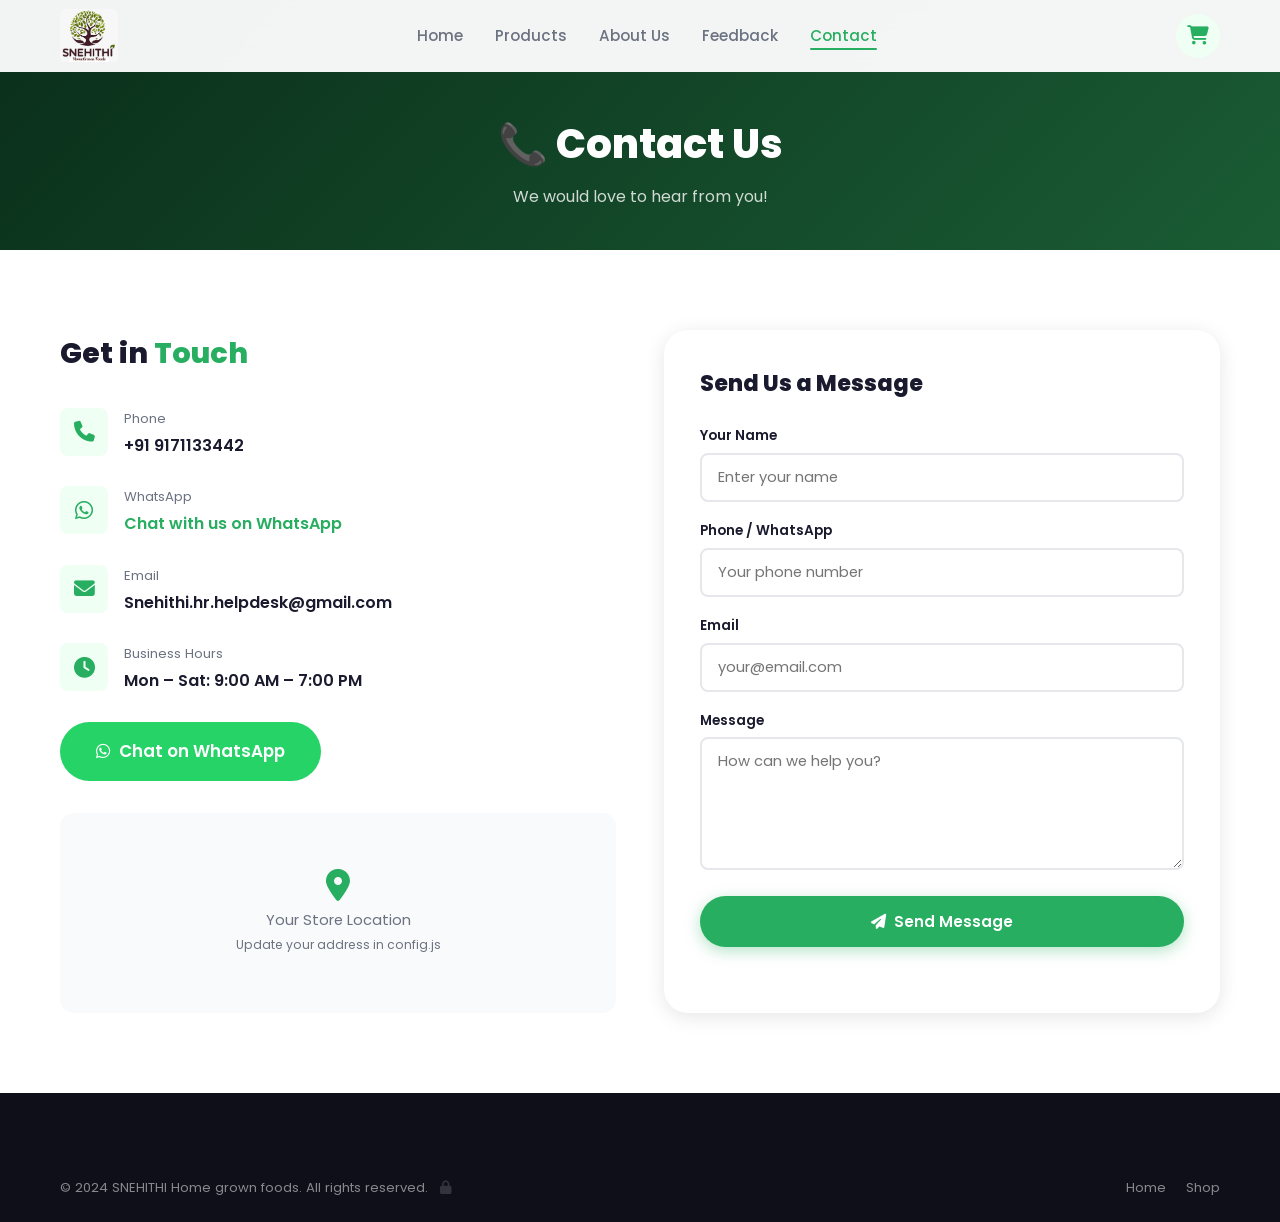
<file: contact.html>
﻿<!DOCTYPE html>
<html lang="en">
<head>
  <meta charset="UTF-8"/>
  <meta name="viewport" content="width=device-width, initial-scale=1.0"/>
  <title>Contact - SNEHITHI Home grown foods</title>
  <link rel="stylesheet" href="css/style.css"/>
  <link rel="stylesheet" href="https://cdnjs.cloudflare.com/ajax/libs/font-awesome/6.5.0/css/all.min.css"/>
</head>
<body>

<nav class="navbar" id="navbar">
  <div class="container">
    <a href="index.html" class="nav-logo">
      <img src="images/logo.jpg" alt="SNEHITHI Home grown foods" class="nav-logo-img"
           onerror="this.style.display='none';this.nextElementSibling.style.display='flex'"/>
      <span class="logo-text-fallback">
        <span class="logo-icon">🌿</span>
        <span class="logo-text" id="storeNameNav">SNEHITHI Home grown foods</span>
      </span>
    </a>
        <ul class="nav-links" id="navLinks">
      <li><a href="index.html">Home</a></li>
      <li><a href="products.html">Products</a></li>
      <li><a href="about.html">About Us</a></li>
      <li><a href="feedback.html">Feedback</a></li>
      <li><a href="contact.html" class="active">Contact</a></li>
    </ul>
    <div class="nav-actions">
      <a href="cart.html" class="cart-btn">
        <i class="fas fa-shopping-cart"></i>
        <span class="cart-badge" id="cartBadge">0</span>
      </a>
      <button class="nav-toggle" id="navToggle"><i class="fas fa-bars"></i></button>
    </div>
  </div>
</nav>

<div class="page-hero">
  <div class="container">
    <h1>📞 Contact Us</h1>
    <p>We would love to hear from you!</p>
  </div>
</div>

<div class="container">
  <div class="contact-layout">

    <!-- Contact Info -->
    <div>
      <h2 class="section-title" style="text-align:left;font-size:1.8rem;margin-bottom:32px;">
        Get in <span>Touch</span>
      </h2>

      <div class="contact-info-item">
        <div class="contact-info-icon"><i class="fas fa-phone"></i></div>
        <div>
          <div class="contact-info-label">Phone</div>
          <div class="contact-info-value">+91 9171133442</div>
        </div>
      </div>

      <div class="contact-info-item">
        <div class="contact-info-icon"><i class="fab fa-whatsapp"></i></div>
        <div>
          <div class="contact-info-label">WhatsApp</div>
          <a href="https://wa.me/919171133442" class="contact-info-value" style="color:var(--primary);">
            Chat with us on WhatsApp
          </a>
        </div>
      </div>

      <div class="contact-info-item">
        <div class="contact-info-icon"><i class="fas fa-envelope"></i></div>
        <div>
          <div class="contact-info-label">Email</div>
          <div class="contact-info-value">Snehithi.hr.helpdesk@gmail.com</div>
        </div>
      </div>

      <div class="contact-info-item">
        <div class="contact-info-icon"><i class="fas fa-clock"></i></div>
        <div>
          <div class="contact-info-label">Business Hours</div>
          <div class="contact-info-value">Mon – Sat: 9:00 AM – 7:00 PM</div>
        </div>
      </div>

      <div style="margin-top:24px;">
        <a href="https://wa.me/919171133442" class="btn btn-whatsapp btn-lg">
          <i class="fab fa-whatsapp"></i> Chat on WhatsApp
        </a>
      </div>

      <div class="map-placeholder" style="margin-top:32px;">
        <div>
          <i class="fas fa-map-marker-alt" style="font-size:2rem;margin-bottom:8px;color:var(--primary);"></i><br>
          Your Store Location<br>
          <small>Update your address in config.js</small>
        </div>
      </div>
    </div>

    <!-- Contact Form -->
    <div class="contact-form-card">
      <h3 class="contact-form-title">Send Us a Message</h3>
      <form onsubmit="sendContactForm(event)">
        <div class="form-group">
          <label class="form-label">Your Name</label>
          <input class="form-input" type="text" placeholder="Enter your name" required/>
        </div>
        <div class="form-group">
          <label class="form-label">Phone / WhatsApp</label>
          <input class="form-input" type="tel" placeholder="Your phone number"/>
        </div>
        <div class="form-group">
          <label class="form-label">Email</label>
          <input class="form-input" type="email" placeholder="your@email.com"/>
        </div>
        <div class="form-group">
          <label class="form-label">Message</label>
          <textarea class="form-input" rows="5" placeholder="How can we help you?" required></textarea>
        </div>
        <button type="submit" class="btn btn-primary" style="width:100%;justify-content:center;padding:14px;">
          <i class="fas fa-paper-plane"></i> Send Message
        </button>
      </form>
    </div>

  </div>
</div>

<footer>
  <div class="container">
    <div class="footer-bottom" style="border-top:none;padding:24px 0;">
      <p>&copy; 2024 SNEHITHI Home grown foods. All rights reserved. <a href="admin.html" style="color:inherit; text-decoration:none; opacity:0.3; margin-left:8px;" title="Owner Portal"><i class="fas fa-lock"></i></a></p>
      <div class="footer-bottom-links">
        <a href="index.html">Home</a>
        <a href="products.html">Shop</a>
      </div>
    </div>
  </div>
</footer>

<script src="config.js"></script>
<script src="js/products.js"></script>
<script src="js/cart.js"></script>
<script>
function sendContactForm(e) {
  e.preventDefault();
  showToast("✅ Message sent! We will contact you soon.");
  e.target.reset();
}
</script>
<script>
  // Auto-update store name from config.js
  document.addEventListener("DOMContentLoaded", function () {
    if (typeof CONFIG === "undefined") return;
    // Update page title
    document.title = document.title.replace("SNEHITHI Home grown foods", CONFIG.storeName);
    // Update all store name elements
    document.querySelectorAll("#storeNameNav, #storeNameFooter").forEach(function(el) {
      el.textContent = CONFIG.storeName;
    });
  });
</script>
</body>
</html>
</file>
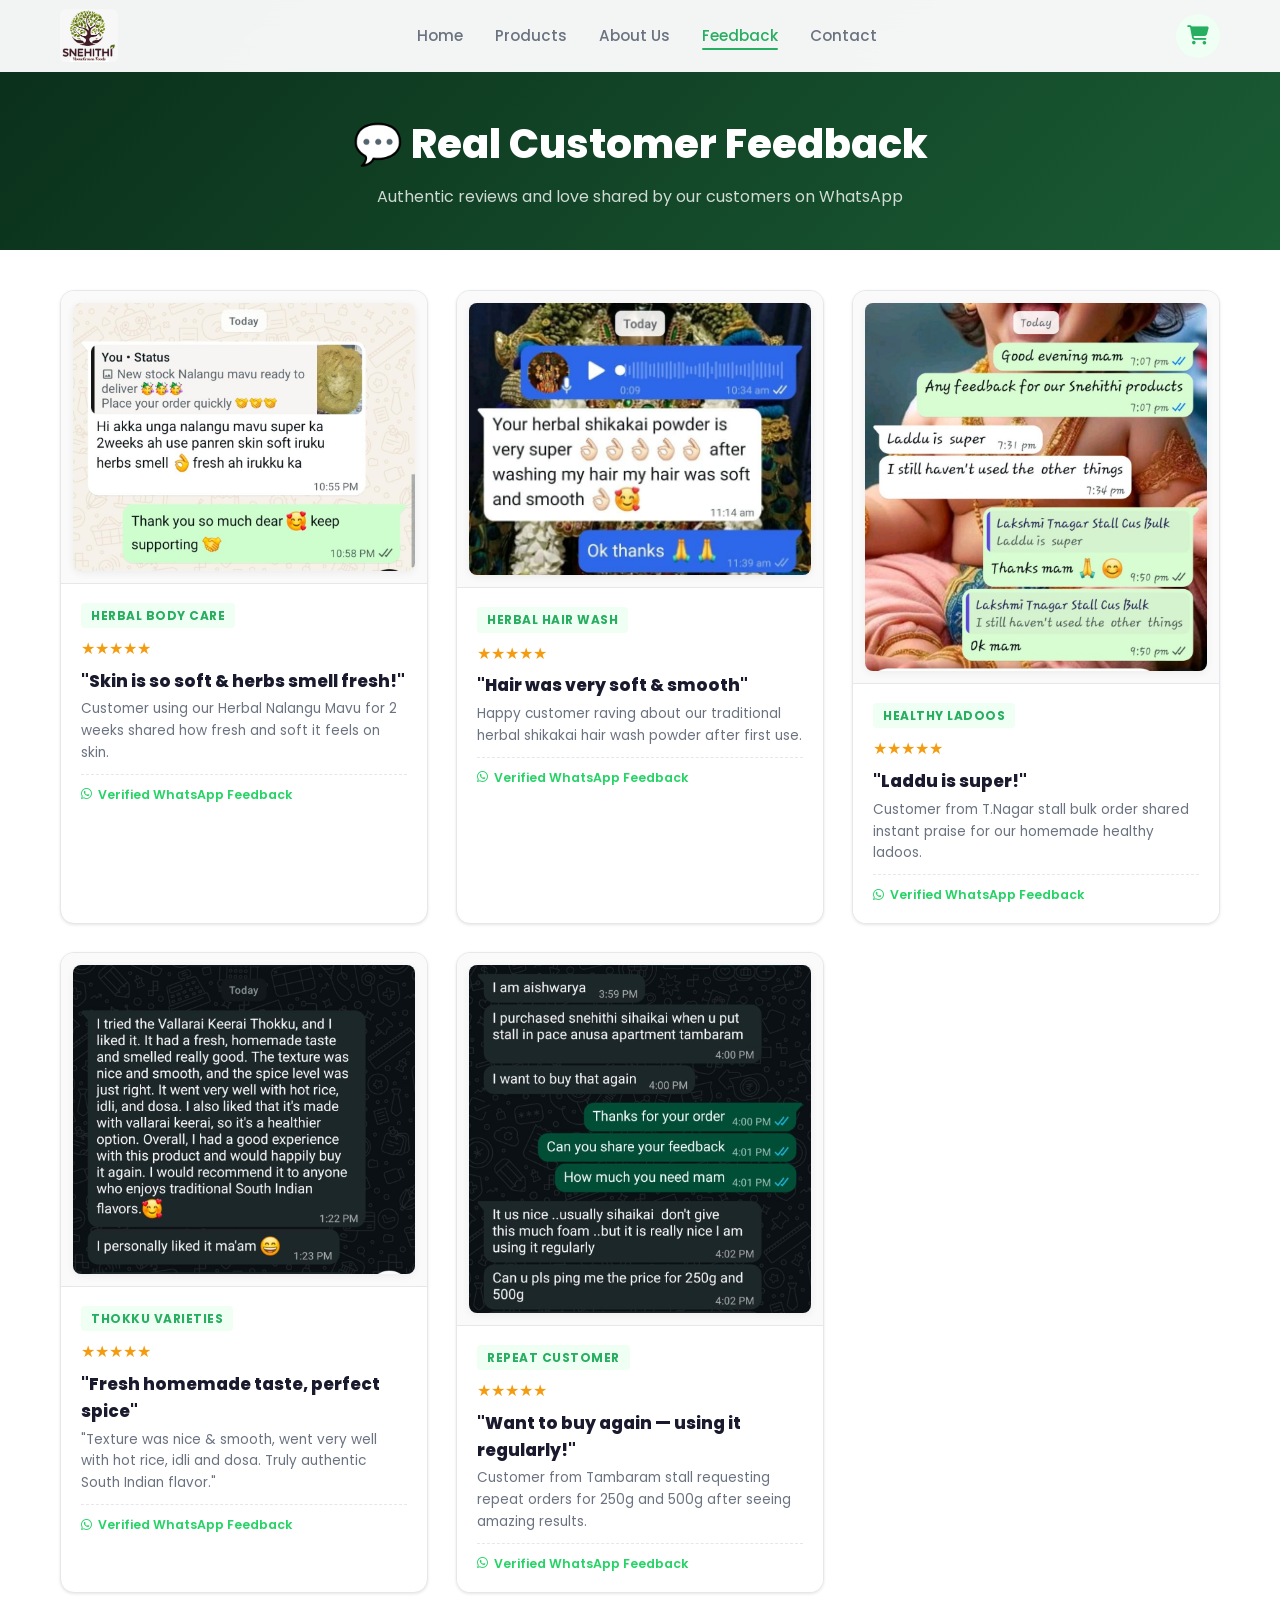
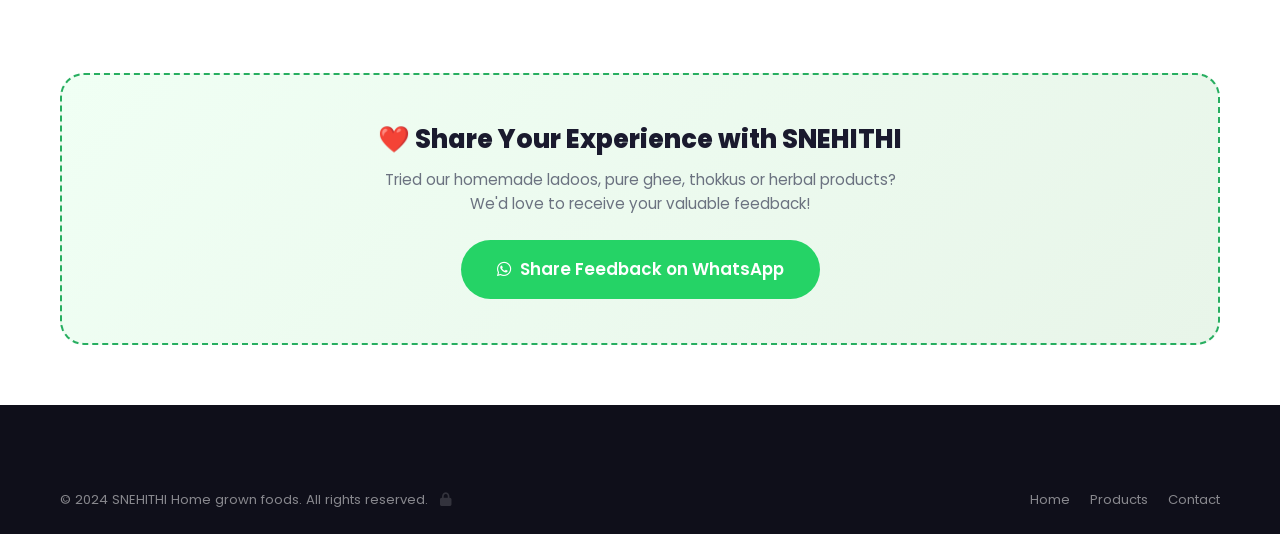
<file: feedback.html>
﻿<!DOCTYPE html>
<html lang="en">
<head>
  <meta charset="UTF-8"/>
  <meta name="viewport" content="width=device-width, initial-scale=1.0"/>
  <title>Customer Feedback - SNEHITHI Home grown foods</title>
  <link rel="stylesheet" href="css/style.css"/>
  <link rel="stylesheet" href="https://cdnjs.cloudflare.com/ajax/libs/font-awesome/6.5.0/css/all.min.css"/>
  <style>
    .feedback-hero-badge {
      display: inline-flex; align-items: center; gap: 8px;
      background: rgba(39, 174, 96, 0.12); color: var(--primary);
      padding: 6px 16px; border-radius: var(--radius-full);
      font-size: 0.85rem; font-weight: 700; margin-bottom: 12px;
    }
    .feedback-grid {
      display: grid;
      grid-template-columns: repeat(auto-fill, minmax(320px, 1fr));
      gap: 28px;
      padding: 40px 0 60px;
    }
    .feedback-card {
      background: var(--white);
      border-radius: var(--radius);
      box-shadow: var(--shadow-sm);
      overflow: hidden;
      border: 1px solid var(--border);
      transition: var(--transition);
      display: flex;
      flex-direction: column;
    }
    .feedback-card:hover {
      transform: translateY(-6px);
      box-shadow: var(--shadow-lg);
      border-color: var(--primary);
    }
    .feedback-img-wrap {
      background: #fafafa;
      padding: 12px;
      display: flex;
      align-items: center;
      justify-content: center;
      border-bottom: 1px solid var(--border);
    }
    .feedback-img-wrap img {
      width: 100%;
      height: auto;
      max-height: 480px;
      object-fit: contain;
      border-radius: var(--radius-sm);
      box-shadow: 0 2px 8px rgba(0,0,0,0.06);
      transition: transform 0.3s ease;
    }
    .feedback-img-wrap img:hover {
      transform: scale(1.02);
    }
    .feedback-caption {
      padding: 18px 20px;
      background: white;
    }
    .feedback-tag {
      display: inline-block;
      font-size: 0.75rem;
      font-weight: 700;
      color: var(--primary);
      background: var(--light);
      padding: 3px 10px;
      border-radius: 4px;
      margin-bottom: 8px;
      text-transform: uppercase;
      letter-spacing: 0.5px;
    }
    .feedback-stars {
      color: #f39c12;
      font-size: 1rem;
      margin-bottom: 6px;
    }
    .feedback-title {
      font-size: 1.05rem;
      font-weight: 800;
      color: var(--dark);
      margin-bottom: 4px;
    }
    .feedback-summary {
      font-size: 0.85rem;
      color: var(--gray);
      line-height: 1.6;
    }
    .feedback-source {
      display: flex;
      align-items: center;
      gap: 6px;
      font-size: 0.78rem;
      color: #25D366;
      font-weight: 600;
      margin-top: 10px;
      padding-top: 10px;
      border-top: 1px dashed var(--border);
    }
    .feedback-cta-box {
      background: linear-gradient(135deg, #f0fff4, #e8f5e9);
      border: 2px dashed var(--primary);
      border-radius: var(--radius-lg);
      padding: 44px 24px;
      text-align: center;
      margin: 20px 0 60px;
    }
    .feedback-cta-box h3 {
      font-size: 1.6rem;
      font-weight: 800;
      color: var(--dark);
      margin-bottom: 8px;
    }
    .feedback-cta-box p {
      color: var(--gray);
      max-width: 520px;
      margin: 0 auto 24px;
      font-size: 0.95rem;
      line-height: 1.6;
    }
  </style>
</head>
<body>

<nav class="navbar" id="navbar">
  <div class="container">
    <a href="index.html" class="nav-logo">
      <img src="images/logo.jpg" alt="SNEHITHI Home grown foods" class="nav-logo-img"
           onerror="this.style.display='none';this.nextElementSibling.style.display='flex'"/>
      <span class="logo-text-fallback">
        <span class="logo-icon">🌿</span>
        <span class="logo-text" id="storeNameNav">SNEHITHI Home grown foods</span>
      </span>
    </a>
    <ul class="nav-links" id="navLinks">
      <li><a href="index.html">Home</a></li>
      <li><a href="products.html">Products</a></li>
      <li><a href="about.html">About Us</a></li>
      <li><a href="feedback.html" class="active">Feedback</a></li>
      <li><a href="contact.html">Contact</a></li>
    </ul>
    <div class="nav-actions">
      <a href="cart.html" class="cart-btn">
        <i class="fas fa-shopping-cart"></i>
        <span class="cart-badge" id="cartBadge">0</span>
      </a>
      <button class="nav-toggle" id="navToggle"><i class="fas fa-bars"></i></button>
    </div>
  </div>
</nav>

<div class="page-hero">
  <div class="container">
    <h1>💬 Real Customer Feedback</h1>
    <p>Authentic reviews and love shared by our customers on WhatsApp</p>
  </div>
</div>

<div class="container">

  <div class="feedback-grid">

    <!-- Review 1: Nalangu Mavu -->
    <div class="feedback-card">
      <div class="feedback-img-wrap">
        <img src="images/feedback/feedback-1.jpg" alt="Nalangu Mavu Customer Review"/>
      </div>
      <div class="feedback-caption">
        <span class="feedback-tag">Herbal Body Care</span>
        <div class="feedback-stars">★★★★★</div>
        <div class="feedback-title">"Skin is so soft & herbs smell fresh!"</div>
        <div class="feedback-summary">Customer using our Herbal Nalangu Mavu for 2 weeks shared how fresh and soft it feels on skin.</div>
        <div class="feedback-source">
          <i class="fab fa-whatsapp"></i> Verified WhatsApp Feedback
        </div>
      </div>
    </div>

    <!-- Review 2: Herbal Shikakai Powder -->
    <div class="feedback-card">
      <div class="feedback-img-wrap">
        <img src="images/feedback/feedback-2.jpg" alt="Herbal Shikakai Powder Customer Review"/>
      </div>
      <div class="feedback-caption">
        <span class="feedback-tag">Herbal Hair Wash</span>
        <div class="feedback-stars">★★★★★</div>
        <div class="feedback-title">"Hair was very soft & smooth"</div>
        <div class="feedback-summary">Happy customer raving about our traditional herbal shikakai hair wash powder after first use.</div>
        <div class="feedback-source">
          <i class="fab fa-whatsapp"></i> Verified WhatsApp Feedback
        </div>
      </div>
    </div>

    <!-- Review 3: Laddus Bulk Order -->
    <div class="feedback-card">
      <div class="feedback-img-wrap">
        <img src="images/feedback/feedback-3.jpg" alt="Laddus Customer Review"/>
      </div>
      <div class="feedback-caption">
        <span class="feedback-tag">Healthy Ladoos</span>
        <div class="feedback-stars">★★★★★</div>
        <div class="feedback-title">"Laddu is super!"</div>
        <div class="feedback-summary">Customer from T.Nagar stall bulk order shared instant praise for our homemade healthy ladoos.</div>
        <div class="feedback-source">
          <i class="fab fa-whatsapp"></i> Verified WhatsApp Feedback
        </div>
      </div>
    </div>

    <!-- Review 4: Vallarai Keerai Thokku -->
    <div class="feedback-card">
      <div class="feedback-img-wrap">
        <img src="images/feedback/feedback-4.jpg" alt="Vallarai Keerai Thokku Customer Review"/>
      </div>
      <div class="feedback-caption">
        <span class="feedback-tag">Thokku Varieties</span>
        <div class="feedback-stars">★★★★★</div>
        <div class="feedback-title">"Fresh homemade taste, perfect spice"</div>
        <div class="feedback-summary">"Texture was nice & smooth, went very well with hot rice, idli and dosa. Truly authentic South Indian flavor."</div>
        <div class="feedback-source">
          <i class="fab fa-whatsapp"></i> Verified WhatsApp Feedback
        </div>
      </div>
    </div>

    <!-- Review 5: Shikakai Repeat Order -->
    <div class="feedback-card">
      <div class="feedback-img-wrap">
        <img src="images/feedback/feedback-5.jpg" alt="Shikakai Repeat Order Review"/>
      </div>
      <div class="feedback-caption">
        <span class="feedback-tag">Repeat Customer</span>
        <div class="feedback-stars">★★★★★</div>
        <div class="feedback-title">"Want to buy again — using it regularly!"</div>
        <div class="feedback-summary">Customer from Tambaram stall requesting repeat orders for 250g and 500g after seeing amazing results.</div>
        <div class="feedback-source">
          <i class="fab fa-whatsapp"></i> Verified WhatsApp Feedback
        </div>
      </div>
    </div>

  </div>

  <!-- Share Feedback CTA -->
  <div class="feedback-cta-box">
    <h3>❤️ Share Your Experience with SNEHITHI</h3>
    <p>Tried our homemade ladoos, pure ghee, thokkus or herbal products? We'd love to receive your valuable feedback!</p>
    <a href="https://wa.me/919171133442?text=Hello%20SNEHITHI%2C%20I%20would%20like%20to%20share%20my%20feedback%3A" class="btn btn-whatsapp btn-lg">
      <i class="fab fa-whatsapp"></i> Share Feedback on WhatsApp
    </a>
  </div>

</div>

<footer>
  <div class="container">
    <div class="footer-bottom" style="border-top:none;padding:24px 0;">
      <p>&copy; 2024 SNEHITHI Home grown foods. All rights reserved. <a href="admin.html" style="color:inherit; text-decoration:none; opacity:0.3; margin-left:8px;" title="Owner Portal"><i class="fas fa-lock"></i></a></p>
      <div class="footer-bottom-links">
        <a href="index.html">Home</a>
        <a href="products.html">Products</a>
        <a href="contact.html">Contact</a>
      </div>
    </div>
  </div>
</footer>

<script src="config.js"></script>
<script src="js/products.js"></script>
<script src="js/cart.js"></script>
<script>
  document.addEventListener("DOMContentLoaded", function () {
    if (typeof CONFIG !== "undefined") {
      document.title = document.title.replace("SNEHITHI Home grown foods", CONFIG.storeName);
      document.querySelectorAll("#storeNameNav, #storeNameFooter").forEach(function(el) {
        el.textContent = CONFIG.storeName;
      });
    }
  });
</script>
</body>
</html>
</file>
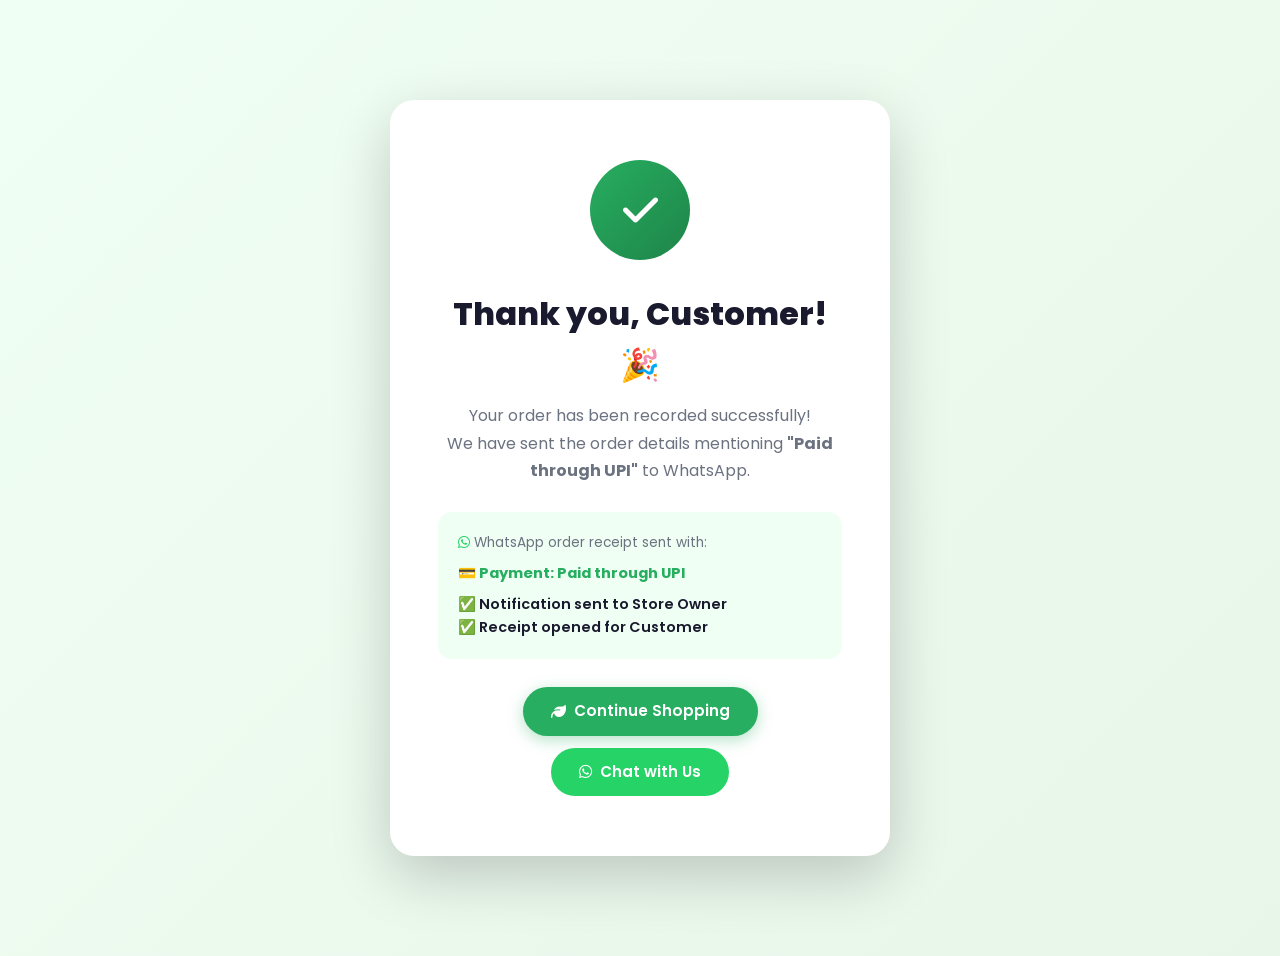
<file: order-success.html>
﻿<!DOCTYPE html>
<html lang="en">
<head>
  <meta charset="UTF-8"/>
  <meta name="viewport" content="width=device-width, initial-scale=1.0"/>
  <title>Order Confirmed - SNEHITHI Home grown foods</title>
  <link rel="stylesheet" href="css/style.css"/>
  <link rel="stylesheet" href="https://cdnjs.cloudflare.com/ajax/libs/font-awesome/6.5.0/css/all.min.css"/>
</head>
<body style="background:linear-gradient(135deg,#f0fff4,#e8f5e9);">

<div class="success-page">
  <div class="success-card">
    <div class="success-icon">
      <i class="fas fa-check"></i>
    </div>
    <h1 class="success-title" id="successTitle">Order Confirmed!</h1>
    <p class="success-text" id="successText"></p>

    <div style="background:var(--light);border-radius:var(--radius);padding:20px;margin-bottom:28px;text-align:left;">
      <div style="font-size:0.85rem;color:var(--gray);margin-bottom:8px;">
        <i class="fab fa-whatsapp" style="color:#25D366;"></i>
        WhatsApp order receipt sent with:
      </div>
      <div style="font-weight:700;font-size:0.92rem;color:var(--primary);margin-bottom:4px;">
        💳 Payment: Paid through UPI
      </div>
      <div id="utrBadge" style="font-size:0.85rem;color:var(--dark);margin-bottom:8px;"></div>
      <div style="font-weight:600;font-size:0.9rem;color:var(--dark);">✅ Notification sent to Store Owner</div>
      <div style="font-weight:600;font-size:0.9rem;color:var(--dark);">✅ Receipt opened for Customer</div>
    </div>

    <div class="success-actions">
      <a href="products.html" class="btn btn-primary">
        <i class="fas fa-leaf"></i> Continue Shopping
      </a>
      <a href="https://wa.me/919171133442" class="btn btn-whatsapp">
        <i class="fab fa-whatsapp"></i> Chat with Us
      </a>
    </div>
  </div>
</div>

<script>
  const params = new URLSearchParams(window.location.search);
  const name   = params.get("name") || "Customer";
  const utr    = params.get("utr") || "";
  const total  = params.get("total") || "";

  document.getElementById("successTitle").textContent = "Thank you, " + name + "! 🎉";

  if (utr && utr !== "Free Order") {
    document.getElementById("utrBadge").innerHTML = "🔖 <strong>UPI UTR / Ref:</strong> " + utr;
  }

  document.getElementById("successText").innerHTML =
    `Your order has been recorded successfully!<br>
     We have sent the order details mentioning <strong>"Paid through UPI"</strong> to WhatsApp.`;
</script>
</body>
</html>
</file>
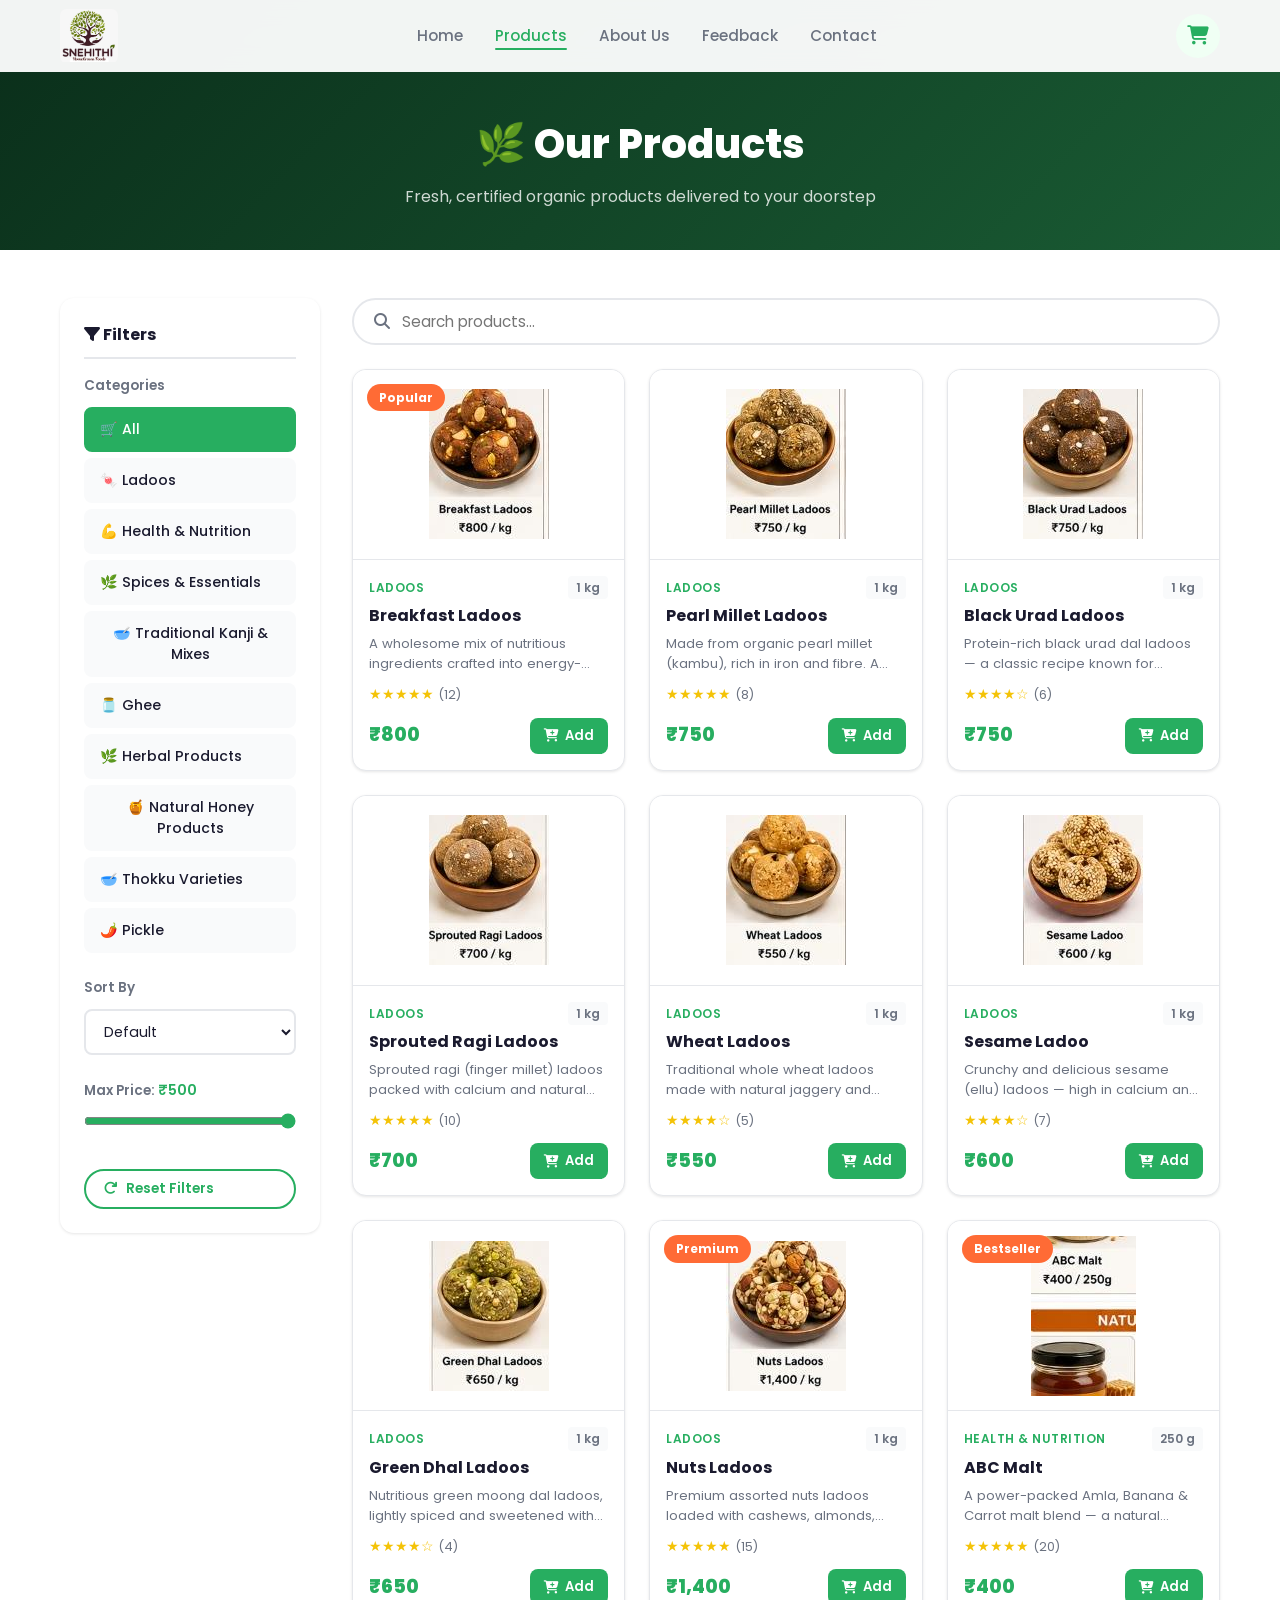
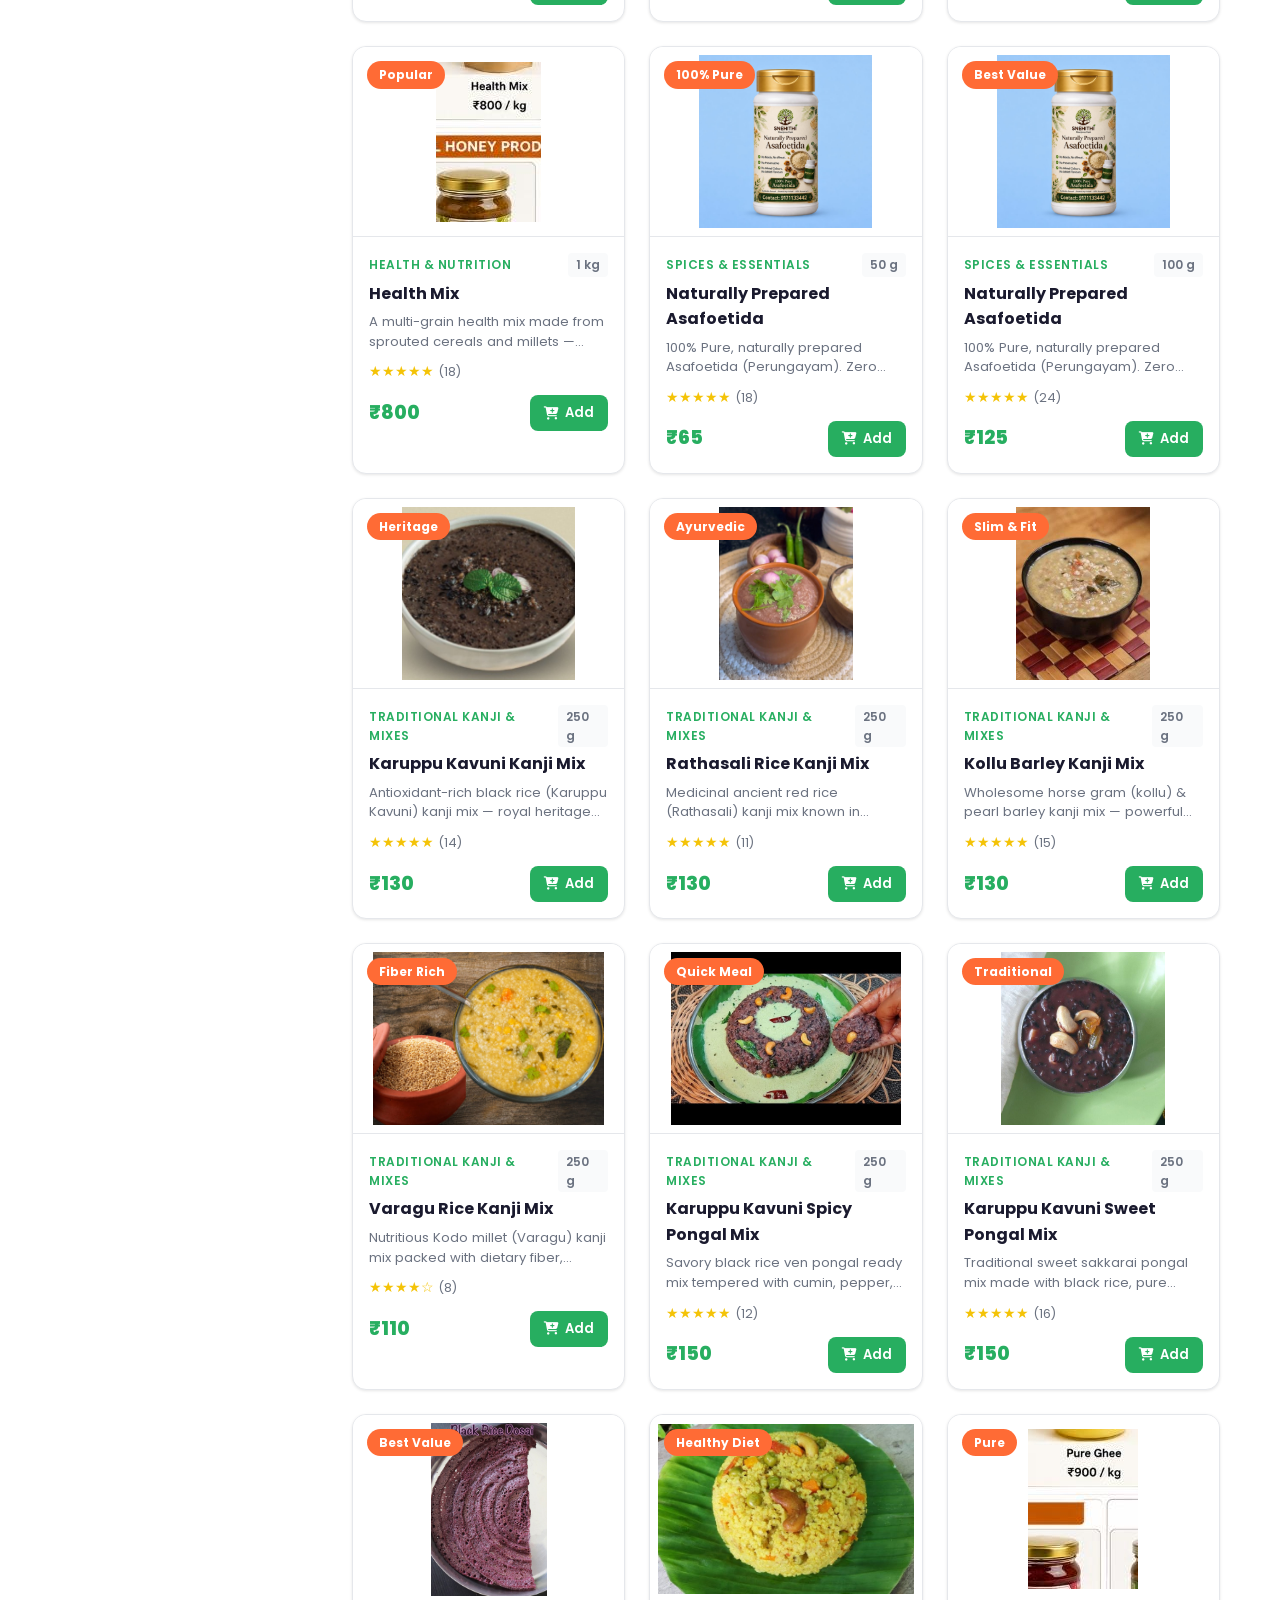
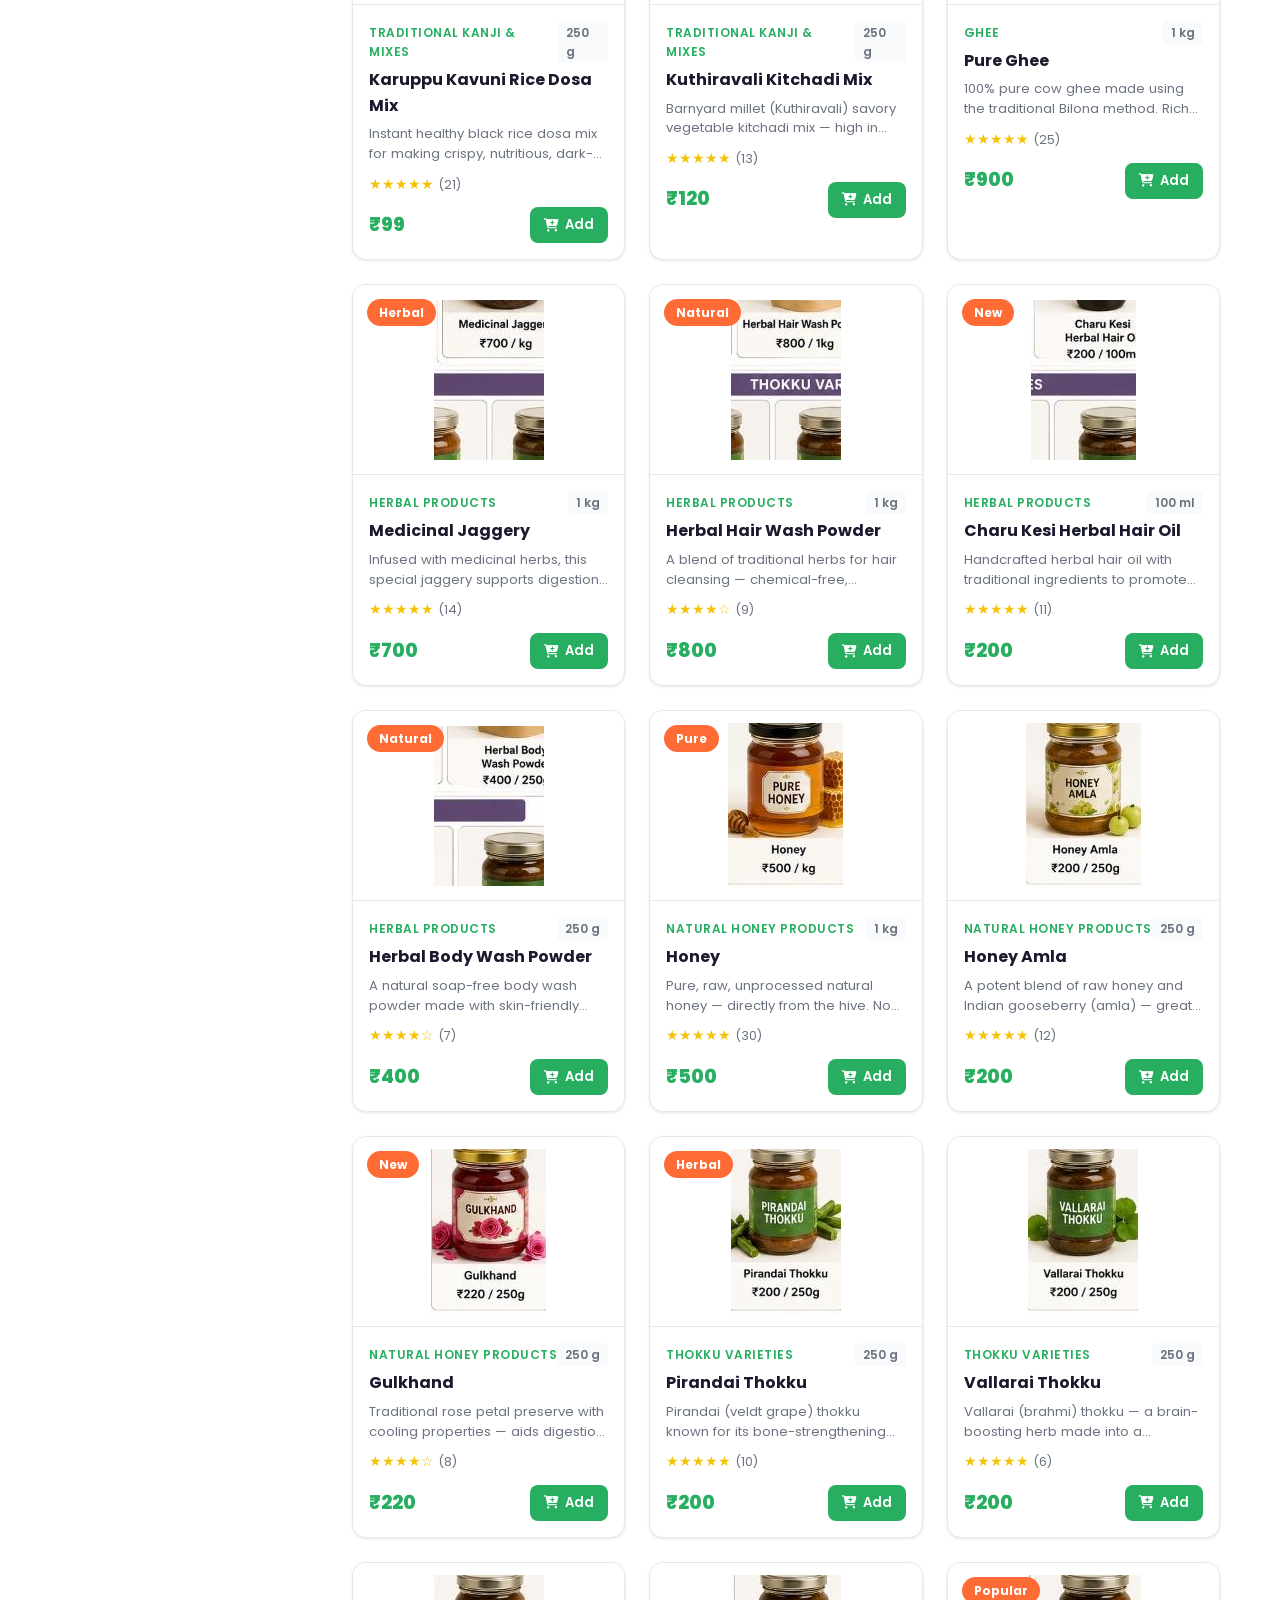
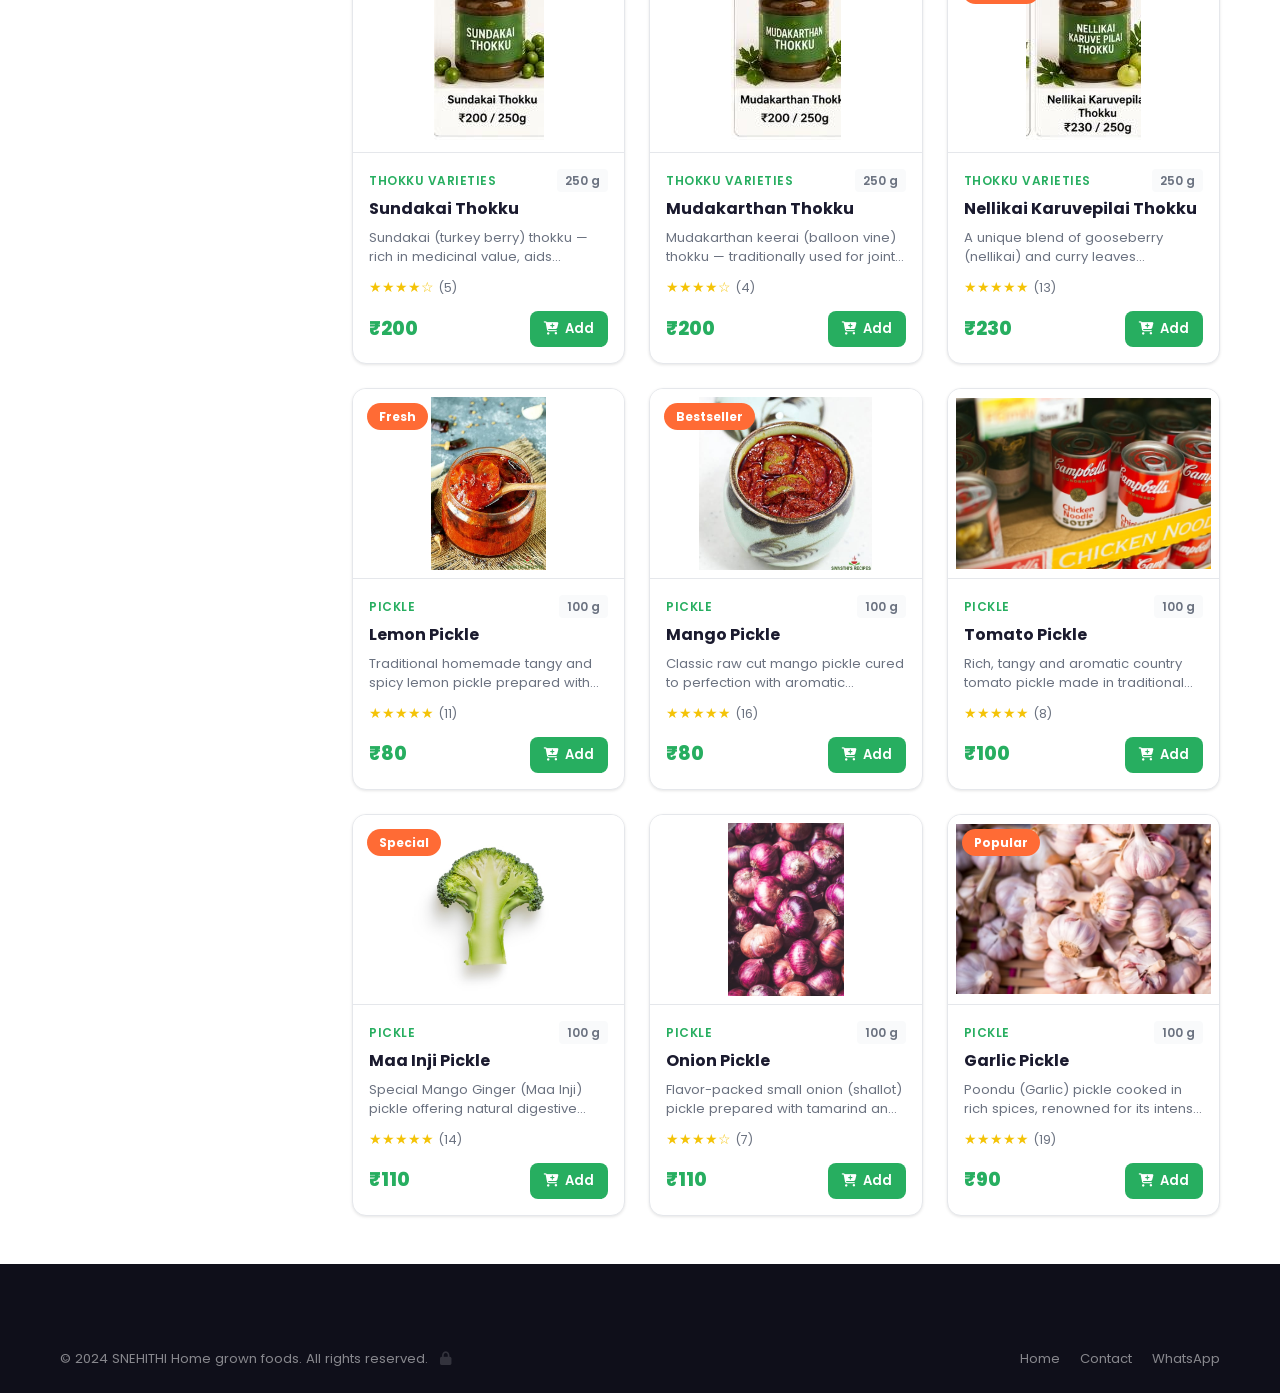
<file: products.html>
﻿<!DOCTYPE html>
<html lang="en">
<head>
  <meta charset="UTF-8"/>
  <meta name="viewport" content="width=device-width, initial-scale=1.0"/>
  <title>Products - SNEHITHI Home grown foods</title>
  <link rel="stylesheet" href="css/style.css"/>
  <link rel="stylesheet" href="https://cdnjs.cloudflare.com/ajax/libs/font-awesome/6.5.0/css/all.min.css"/>
</head>
<body>

<nav class="navbar" id="navbar">
  <div class="container">
    <a href="index.html" class="nav-logo">
      <img src="images/logo.jpg" alt="SNEHITHI Home grown foods" class="nav-logo-img"
           onerror="this.style.display='none';this.nextElementSibling.style.display='flex'"/>
      <span class="logo-text-fallback">
        <span class="logo-icon">🌿</span>
        <span class="logo-text" id="storeNameNav">SNEHITHI Home grown foods</span>
      </span>
    </a>
        <ul class="nav-links" id="navLinks">
      <li><a href="index.html">Home</a></li>
      <li><a href="products.html" class="active">Products</a></li>
      <li><a href="about.html">About Us</a></li>
      <li><a href="feedback.html">Feedback</a></li>
      <li><a href="contact.html">Contact</a></li>
    </ul>
    <div class="nav-actions">
      <a href="cart.html" class="cart-btn">
        <i class="fas fa-shopping-cart"></i>
        <span class="cart-badge" id="cartBadge">0</span>
      </a>
      <button class="nav-toggle" id="navToggle"><i class="fas fa-bars"></i></button>
    </div>
  </div>
</nav>

<div class="page-hero">
  <div class="container">
    <h1>🌿 Our Products</h1>
    <p>Fresh, certified organic products delivered to your doorstep</p>
  </div>
</div>

<div class="container">
  <div class="products-layout">

    <!-- Filter Sidebar -->
    <aside class="filter-sidebar">
      <div class="filter-title"><i class="fas fa-filter"></i> Filters</div>

      <div class="filter-section">
        <span class="filter-label">Categories</span>
        <div id="categoryFilters"></div>
      </div>

      <div class="filter-section">
        <span class="filter-label">Sort By</span>
        <select class="sort-select" id="sortSelect" onchange="filterProducts()">
          <option value="default">Default</option>
          <option value="price-asc">Price: Low to High</option>
          <option value="price-desc">Price: High to Low</option>
          <option value="name-asc">Name: A to Z</option>
        </select>
      </div>

      <div class="filter-section">
        <span class="filter-label">Max Price: <span id="priceDisplay" class="price-display">₹500</span></span>
        <input type="range" class="price-range" id="priceRange"
          min="0" max="1500" value="1500" step="50"
          oninput="document.getElementById('priceDisplay').textContent='₹'+this.value; filterProducts()"/>
      </div>

      <button onclick="resetFilters()" class="btn btn-outline btn-sm" style="width:100%;margin-top:8px;">
        <i class="fas fa-redo"></i> Reset Filters
      </button>
    </aside>

    <!-- Products Grid -->
    <div>
      <div class="search-bar">
        <i class="fas fa-search"></i>
        <input type="text" id="searchInput" placeholder="Search products..." oninput="filterProducts()"/>
      </div>
      <div class="product-grid" id="productGrid"></div>
      <div class="empty-message" id="emptyMessage">
        <div class="empty-icon">🔍</div>
        <h3>No products found</h3>
        <p>Try adjusting your search or filters</p>
      </div>
    </div>

  </div>
</div>

<footer>
  <div class="container">
    <div class="footer-bottom" style="border-top:none;padding:24px 0;">
      <p>&copy; 2024 SNEHITHI Home grown foods. All rights reserved. <a href="admin.html" style="color:inherit; text-decoration:none; opacity:0.3; margin-left:8px;" title="Owner Portal"><i class="fas fa-lock"></i></a></p>
      <div class="footer-bottom-links">
        <a href="index.html">Home</a>
        <a href="contact.html">Contact</a>
        <a href="https://wa.me/919171133442">WhatsApp</a>
      </div>
    </div>
  </div>
</footer>

<script src="config.js"></script>
<script src="js/products.js"></script>
<script src="js/cart.js"></script>
<script>
  function resetFilters() {
    document.getElementById("searchInput").value = "";
    document.getElementById("sortSelect").value = "default";
    document.getElementById("priceRange").value = 500;
    document.getElementById("priceDisplay").textContent = "₹1500";
    document.querySelectorAll(".filter-btn").forEach((b,i) => b.classList.toggle("active", i===0));
    filterProducts();
  }
  // Pre-select category from URL ?cat=
  window.addEventListener("DOMContentLoaded", () => {
    const cat = new URLSearchParams(window.location.search).get("cat");
    if (cat) {
      setTimeout(() => {
        const btn = document.querySelector(`.filter-btn[data-category="${cat}"]`);
        if (btn) { document.querySelectorAll(".filter-btn").forEach(b=>b.classList.remove("active")); btn.classList.add("active"); filterProducts(); }
      }, 50);
    }
  });
</script>
<script>
  // Auto-update store name from config.js
  document.addEventListener("DOMContentLoaded", function () {
    if (typeof CONFIG === "undefined") return;
    // Update page title
    document.title = document.title.replace("SNEHITHI Home grown foods", CONFIG.storeName);
    // Update all store name elements
    document.querySelectorAll("#storeNameNav, #storeNameFooter").forEach(function(el) {
      el.textContent = CONFIG.storeName;
    });
  });
</script>
</body>
</html>
</file>
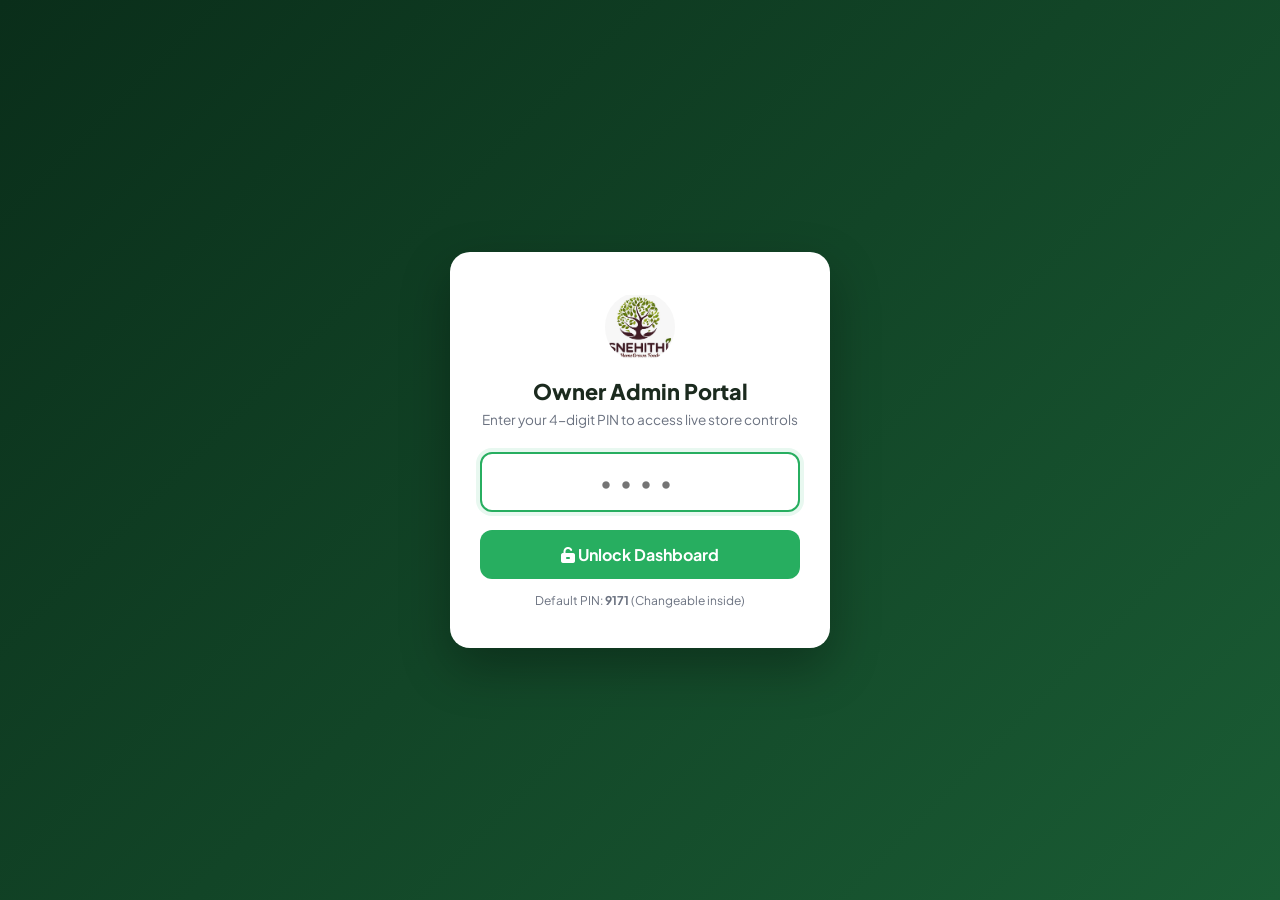
<file: public/admin.html>
<!DOCTYPE html>
<html lang="en">
<head>
  <meta charset="UTF-8"/>
  <meta name="viewport" content="width=device-width, initial-scale=1.0"/>
  <title>Owner Dashboard - SNEHITHI Home grown foods</title>
  <link rel="stylesheet" href="https://cdnjs.cloudflare.com/ajax/libs/font-awesome/6.5.0/css/all.min.css"/>
  <style>
    @import url("https://fonts.googleapis.com/css2?family=Plus+Jakarta+Sans:wght@400;500;600;700;800&display=swap");

    :root {
      --primary: #27AE60;
      --primary-dark: #1E8449;
      --primary-light: #E8F8F0;
      --secondary: #FF6B35;
      --accent: #F39C12;
      --dark: #1B2A1E;
      --gray: #6B7280;
      --light-gray: #F3F4F6;
      --border: #E5E7EB;
      --white: #FFFFFF;
      --danger: #E74C3C;
      --radius: 12px;
      --shadow: 0 4px 20px rgba(0, 0, 0, 0.08);
    }

    * { margin:0; padding:0; box-sizing:border-box; font-family: "Plus Jakarta Sans", sans-serif; }
    body { background: #F8FAFC; color: var(--dark); min-height: 100vh; }

    /* Login Lock Screen */
    .login-overlay {
      position: fixed; inset: 0; background: linear-gradient(135deg, #0A2E1A, #1A5C34);
      display: flex; align-items: center; justify-content: center; z-index: 9999; padding: 20px;
    }
    .login-card {
      background: white; border-radius: 20px; padding: 40px 30px; width: 380px; max-width: 100%;
      text-align: center; box-shadow: 0 20px 50px rgba(0,0,0,0.3);
    }
    .login-logo { width: 70px; height: 70px; border-radius: 50%; object-fit: contain; margin-bottom: 12px; }
    .login-title { font-size: 1.35rem; font-weight: 800; color: var(--dark); }
    .login-sub { font-size: 0.85rem; color: var(--gray); margin: 6px 0 24px; }
    .pin-input {
      width: 100%; padding: 14px; font-size: 1.4rem; text-align: center; letter-spacing: 8px;
      border: 2px solid var(--border); border-radius: var(--radius); outline: none; transition: 0.2s;
    }
    .pin-input:focus { border-color: var(--primary); box-shadow: 0 0 0 4px var(--primary-light); }
    .btn-login {
      width: 100%; background: var(--primary); color: white; border: none; padding: 14px;
      font-size: 1rem; font-weight: 700; border-radius: var(--radius); cursor: pointer; margin-top: 18px;
      transition: 0.2s;
    }
    .btn-login:hover { background: var(--primary-dark); }
    .login-hint { font-size: 0.75rem; color: var(--gray); margin-top: 14px; }

    /* Admin Navbar */
    .admin-nav {
      background: white; border-bottom: 1px solid var(--border); padding: 14px 28px;
      display: flex; align-items: center; justify-content: space-between; position: sticky; top: 0; z-index: 100;
    }
    .admin-logo { display: flex; align-items: center; gap: 12px; text-decoration: none; color: var(--dark); }
    .admin-logo img { width: 40px; height: 40px; border-radius: 50%; object-fit: contain; }
    .admin-title { font-weight: 800; font-size: 1.1rem; }
    .admin-badge { background: var(--primary-light); color: var(--primary); font-size: 0.75rem; font-weight: 700; padding: 3px 8px; border-radius: 4px; }
    .nav-actions { display: flex; gap: 10px; align-items: center; }
    .btn-site { background: var(--light-gray); color: var(--dark); border: none; padding: 8px 16px; border-radius: 8px; font-weight: 600; font-size: 0.85rem; text-decoration: none; display: flex; align-items: center; gap: 6px; }
    .btn-logout { background: #FEE2E2; color: var(--danger); border: none; padding: 8px 16px; border-radius: 8px; font-weight: 700; font-size: 0.85rem; cursor: pointer; }

    /* Layout */
    .admin-container { max-width: 1300px; margin: 0 auto; padding: 24px; }

    /* Metrics Cards */
    .metrics-grid { display: grid; grid-template-columns: repeat(auto-fit, minmax(220px, 1fr)); gap: 16px; margin-bottom: 24px; }
    .metric-card { background: white; border-radius: var(--radius); padding: 20px; border: 1px solid var(--border); display: flex; align-items: center; gap: 16px; box-shadow: 0 2px 8px rgba(0,0,0,0.02); }
    .metric-icon { width: 52px; height: 52px; border-radius: 12px; display: flex; align-items: center; justify-content: center; font-size: 1.4rem; }
    .metric-val { font-size: 1.5rem; font-weight: 800; color: var(--dark); }
    .metric-lbl { font-size: 0.82rem; color: var(--gray); font-weight: 600; margin-top: 2px; }

    /* Tabs */
    .tab-bar { display: flex; gap: 8px; background: white; padding: 6px; border-radius: var(--radius); border: 1px solid var(--border); margin-bottom: 24px; overflow-x: auto; }
    .tab-btn { flex: 1; min-width: 140px; padding: 12px 18px; border: none; background: transparent; font-weight: 700; font-size: 0.9rem; border-radius: 8px; cursor: pointer; color: var(--gray); transition: 0.2s; display: flex; align-items: center; justify-content: center; gap: 8px; }
    .tab-btn.active { background: var(--primary); color: white; box-shadow: 0 4px 12px rgba(39, 174, 96, 0.25); }

    /* Sections */
    .tab-content { display: none; }
    .tab-content.active { display: block; }
    .panel { background: white; border-radius: var(--radius); border: 1px solid var(--border); padding: 24px; box-shadow: 0 2px 10px rgba(0,0,0,0.02); margin-bottom: 24px; }
    .panel-header { display: flex; justify-content: space-between; align-items: center; margin-bottom: 20px; flex-wrap: wrap; gap: 12px; }
    .panel-title { font-size: 1.15rem; font-weight: 800; display: flex; align-items: center; gap: 8px; }

    /* Buttons */
    .btn-action { background: var(--primary); color: white; border: none; padding: 10px 18px; border-radius: 8px; font-weight: 700; font-size: 0.85rem; cursor: pointer; display: inline-flex; align-items: center; gap: 6px; transition: 0.2s; }
    .btn-action:hover { background: var(--primary-dark); }
    .btn-secondary { background: var(--light-gray); color: var(--dark); border: 1px solid var(--border); padding: 10px 18px; border-radius: 8px; font-weight: 700; font-size: 0.85rem; cursor: pointer; }
    .btn-whatsapp { background: #25D366; color: white; border: none; padding: 6px 12px; border-radius: 6px; font-size: 0.78rem; font-weight: 700; cursor: pointer; display: inline-flex; align-items: center; gap: 4px; text-decoration: none; }
    .btn-change-photo { background: #F3F4F6; border: 1px solid #D1D5DB; color: #374151; font-size: 0.72rem; font-weight: 700; padding: 4px 8px; border-radius: 4px; cursor: pointer; display: block; margin-top: 4px; text-align: center; }
    .btn-change-photo:hover { background: #E5E7EB; }

    /* Tables */
    .table-wrap { overflow-x: auto; border: 1px solid var(--border); border-radius: 8px; }
    table { width: 100%; border-collapse: collapse; text-align: left; font-size: 0.88rem; }
    th { background: #F9FAFB; padding: 14px 16px; font-weight: 700; color: var(--gray); border-bottom: 1px solid var(--border); }
    td { padding: 14px 16px; border-bottom: 1px solid var(--border); vertical-align: middle; }
    tr:last-child td { border-bottom: none; }
    tr:hover { background: #FAFAFA; }

    .price-input { width: 90px; padding: 6px 10px; border: 1.5px solid var(--border); border-radius: 6px; font-weight: 700; font-size: 0.9rem; color: var(--primary-dark); }
    .price-input:focus { border-color: var(--primary); outline: none; }
    .stock-switch { display: inline-flex; align-items: center; cursor: pointer; gap: 6px; font-weight: 600; font-size: 0.82rem; }

    /* Forms */
    .form-grid { display: grid; grid-template-columns: repeat(auto-fit, minmax(280px, 1fr)); gap: 18px; }
    .form-group { display: flex; flex-direction: column; gap: 6px; }
    .form-group label { font-size: 0.85rem; font-weight: 700; color: var(--dark); }
    .form-input { padding: 12px 14px; border: 1.5px solid var(--border); border-radius: 8px; font-size: 0.9rem; font-weight: 500; outline: none; transition: 0.2s; }
    .form-input:focus { border-color: var(--primary); box-shadow: 0 0 0 3px var(--primary-light); }
    .form-hint { font-size: 0.75rem; color: var(--gray); }

    /* Modal */
    .modal-overlay {
      position: fixed; inset: 0; background: rgba(0, 0, 0, 0.6); display: none;
      align-items: center; justify-content: center; z-index: 9999; padding: 20px;
    }
    .modal-card {
      background: white; border-radius: 16px; padding: 30px; width: 500px; max-width: 100%;
      box-shadow: 0 20px 40px rgba(0,0,0,0.2); max-height: 90vh; overflow-y: auto;
    }
    .modal-header { display: flex; justify-content: space-between; align-items: center; margin-bottom: 20px; }
    .modal-title { font-size: 1.2rem; font-weight: 800; }
    .btn-close-modal { background: none; border: none; font-size: 1.2rem; color: var(--gray); cursor: pointer; }

    /* Toast */
    .toast-msg {
      position: fixed; bottom: 24px; right: 24px; background: #1B2A1E; color: white; padding: 14px 24px;
      border-radius: 10px; font-weight: 600; font-size: 0.9rem; display: none; z-index: 10000;
      box-shadow: 0 10px 30px rgba(0,0,0,0.25); border-left: 5px solid var(--primary);
    }
  </style>
</head>
<body>

  <!-- 🔒 LOGIN OVERLAY -->
  <div class="login-overlay" id="loginOverlay">
    <div class="login-card">
      <img src="images/logo.jpg" alt="SNEHITHI" class="login-logo" onerror="this.src='https://via.placeholder.com/70?text=🌿'"/>
      <div class="login-title">Owner Admin Portal</div>
      <div class="login-sub">Enter your 4-digit PIN to access live store controls</div>
      <input type="password" id="pinInput" class="pin-input" maxlength="6" placeholder="••••" autofocus onkeypress="if(event.key==='Enter') verifyPin()"/>
      <button class="btn-login" onclick="verifyPin()"><i class="fas fa-unlock-alt"></i> Unlock Dashboard</button>
      <div class="login-hint">Default PIN: <strong>9171</strong> (Changeable inside)</div>
    </div>
  </div>

  <!-- 🟢 ADMIN NAVBAR -->
  <header class="admin-nav">
    <div class="admin-logo">
      <img src="images/logo.jpg" alt="Logo" onerror="this.src='images/logo.jpg'"/>
      <div>
        <div class="admin-title">SNEHITHI <span class="admin-badge">Owner Admin</span></div>
      </div>
    </div>
    <div class="nav-actions">
      <a href="index.html" class="btn-site" target="_blank"><i class="fas fa-external-link-alt"></i> View Store</a>
      <button class="btn-logout" onclick="logoutAdmin()"><i class="fas fa-sign-out-alt"></i> Lock</button>
    </div>
  </header>

  <main class="admin-container">

    <!-- 📊 TOP METRICS -->
    <div class="metrics-grid">
      <div class="metric-card">
        <div class="metric-icon" style="background:#E8F8F0; color:#27AE60;"><i class="fas fa-shopping-bag"></i></div>
        <div>
          <div class="metric-val" id="totalOrdersCount">0</div>
          <div class="metric-lbl">Total Orders Placed</div>
        </div>
      </div>
      <div class="metric-card">
        <div class="metric-icon" style="background:#FEF3C7; color:#D97706;"><i class="fas fa-rupee-sign"></i></div>
        <div>
          <div class="metric-val" id="totalRevenue">₹0</div>
          <div class="metric-lbl">Total Order Value</div>
        </div>
      </div>
      <div class="metric-card">
        <div class="metric-icon" style="background:#E0E7FF; color:#4F46E5;"><i class="fas fa-boxes"></i></div>
        <div>
          <div class="metric-val" id="activeProductsCount">39</div>
          <div class="metric-lbl">Active Products</div>
        </div>
      </div>
      <div class="metric-card">
        <div class="metric-icon" style="background:#FCE7F3; color:#DB2777;"><i class="fas fa-tags"></i></div>
        <div>
          <div class="metric-val" id="categoriesCount">9</div>
          <div class="metric-lbl">Product Categories</div>
        </div>
      </div>
    </div>

    <!-- 📑 TAB SELECTOR -->
    <div class="tab-bar">
      <button class="tab-btn active" onclick="switchTab('orders')"><i class="fas fa-clipboard-list"></i> Orders (<span id="tabOrderCount">0</span>)</button>
      <button class="tab-btn" onclick="switchTab('products')"><i class="fas fa-tags"></i> Products & Pricing</button>
      <button class="tab-btn" onclick="switchTab('photos')"><i class="fas fa-camera"></i> 📸 Change Photos</button>
      <button class="tab-btn" onclick="switchTab('settings')"><i class="fas fa-sliders-h"></i> Store Settings</button>
      <button class="tab-btn" onclick="switchTab('backup')"><i class="fas fa-cloud-upload-alt"></i> Sync & Export</button>
    </div>

    <!-- ======================================================== -->
    <!-- 📦 TAB 1: ORDER MANAGEMENT -->
    <!-- ======================================================== -->
    <div class="tab-content active" id="tab-orders">
      <div class="panel">
        <div class="panel-header">
          <div class="panel-title"><i class="fas fa-inbox text-primary"></i> Customer Orders Received</div>
          <div style="display:flex; gap:10px; flex-wrap:wrap;">
            <button class="btn-secondary" onclick="exportOrdersToCSV()"><i class="fas fa-file-excel"></i> Download Excel/CSV</button>
            <button class="btn-secondary" onclick="clearAllOrders()" style="color:var(--danger);"><i class="fas fa-trash"></i> Clear Orders</button>
          </div>
        </div>

        <div class="table-wrap">
          <table>
            <thead>
              <tr>
                <th>Date & Time</th>
                <th>Customer Name</th>
                <th>WhatsApp No</th>
                <th>Delivery Address</th>
                <th>Items Ordered</th>
                <th>Total</th>
                <th>UPI UTR / Ref</th>
                <th>Action</th>
              </tr>
            </thead>
            <tbody id="ordersTableBody">
              <!-- Dynamically rendered -->
            </tbody>
          </table>
        </div>
      </div>
    </div>

    <!-- ======================================================== -->
    <!-- 🏷️ TAB 2: PRODUCTS & PRICE MANAGER -->
    <!-- ======================================================== -->
    <div class="tab-content" id="tab-products">
      <div class="panel">
        <div class="panel-header">
          <div class="panel-title"><i class="fas fa-edit text-primary"></i> Edit Prices, Photos & Products</div>
          <div style="display:flex; gap:10px; flex-wrap:wrap;">
            <button class="btn-action" onclick="openAddProductModal()"><i class="fas fa-plus"></i> Add New Product</button>
            <button class="btn-action" onclick="saveAllProductEdits()"><i class="fas fa-save"></i> Save All Changes</button>
          </div>
        </div>

        <div style="display:flex; gap:12px; margin-bottom:16px; flex-wrap:wrap;">
          <input type="text" id="adminProductSearch" class="form-input" style="max-width:300px;" placeholder="Search products..." oninput="renderAdminProducts()"/>
          <select id="adminCategoryFilter" class="form-input" style="max-width:240px;" onchange="renderAdminProducts()">
            <option value="All">All Categories</option>
          </select>
        </div>

        <div class="table-wrap">
          <table>
            <thead>
              <tr>
                <th>Photo</th>
                <th>Product Name</th>
                <th>Category</th>
                <th>Pack Size</th>
                <th>Selling Price (₹)</th>
                <th>In Stock?</th>
                <th>Badge</th>
                <th>Action</th>
              </tr>
            </thead>
            <tbody id="adminProductsBody">
              <!-- Dynamically populated -->
            </tbody>
          </table>
        </div>
        <div style="margin-top:16px; text-align:right;">
          <button class="btn-action" onclick="saveAllProductEdits()"><i class="fas fa-save"></i> Save All Changes</button>
        </div>
      </div>
    </div>

    <!-- ======================================================== -->
    <!-- 📸 TAB 3: 1-TAP PHOTO STUDIO & PHOTO MANAGER -->
    <!-- ======================================================== -->
    <div class="tab-content" id="tab-photos">
      <div class="panel">
        <div class="panel-header">
          <div>
            <div class="panel-title"><i class="fas fa-camera-retro text-primary"></i> 1-Tap Photo Studio</div>
            <p style="color:var(--gray); font-size:0.85rem; margin-top:4px;">
              Easily update any product photo from your phone or computer. Tap <strong>"📸 Change Photo"</strong> on any card below!
            </p>
          </div>
          <button class="btn-action" onclick="pushLiveSyncNow()"><i class="fas fa-cloud-upload-alt"></i> Push Photos Live</button>
        </div>

        <div style="display:flex; gap:12px; margin-bottom:20px; flex-wrap:wrap;">
          <input type="text" id="photoSearch" class="form-input" style="max-width:300px;" placeholder="Search product name..." oninput="renderPhotoStudio()"/>
          <select id="photoCategoryFilter" class="form-input" style="max-width:240px;" onchange="renderPhotoStudio()">
            <option value="All">All Categories</option>
          </select>
        </div>

        <div id="photoStudioGrid" style="display:grid; grid-template-columns:repeat(auto-fill, minmax(260px, 1fr)); gap:20px;">
          <!-- Dynamically populated cards -->
        </div>
      </div>
    </div>

    <!-- ======================================================== -->
    <!-- ⚙️ TAB 3: STORE SETTINGS & QUICK WEBSITE CHANGES -->
    <!-- ======================================================== -->
    <div class="tab-content" id="tab-settings">
      <div class="panel">
        <div class="panel-header">
          <div class="panel-title"><i class="fas fa-cog text-primary"></i> Store Information & Payment Settings</div>
          <button class="btn-action" onclick="saveStoreSettings()"><i class="fas fa-save"></i> Save Store Settings</button>
        </div>

        <div class="form-grid">
          <div class="form-group">
            <label>Store Name</label>
            <input type="text" id="cfgStoreName" class="form-input"/>
          </div>
          <div class="form-group">
            <label>Store Tagline</label>
            <input type="text" id="cfgTagline" class="form-input"/>
          </div>
          <div class="form-group">
            <label>Official UPI ID (For Customer Payments)</label>
            <input type="text" id="cfgUpiId" class="form-input"/>
            <span class="form-hint">Used to generate checkout QR code and copy-paste box.</span>
          </div>
          <div class="form-group">
            <label>Owner WhatsApp Order Receive Number</label>
            <input type="text" id="cfgOwnerWhatsApp" class="form-input"/>
            <span class="form-hint">Format with country code: 919171133442</span>
          </div>
          <div class="form-group">
            <label>Customer Support Phone</label>
            <input type="text" id="cfgPhone" class="form-input"/>
          </div>
          <div class="form-group">
            <label>Official Email</label>
            <input type="email" id="cfgEmail" class="form-input"/>
          </div>
          <div class="form-group">
            <label>Business Hours</label>
            <input type="text" id="cfgHours" class="form-input"/>
          </div>
          <div class="form-group">
            <label>Owner Dashboard PIN</label>
            <input type="text" id="cfgAdminPin" class="form-input" maxlength="6"/>
            <span class="form-hint">PIN required to unlock this dashboard.</span>
          </div>
          <div class="form-group">
            <label>GitHub Personal Access Token (For Automatic Netlify Deploy)</label>
            <input type="password" id="cfgGhToken" class="form-input" placeholder="ghp_xxxxxxxxxxxxxxxxxxxx"/>
            <span class="form-hint">Enables 1-click automatic updates to live website & QR link without touching GitHub.</span>
          </div>
          <div class="form-group">
            <label>GitHub Repo & Branch</label>
            <div style="display:grid; grid-template-columns:2fr 1fr; gap:10px;">
              <input type="text" id="cfgGhRepo" class="form-input" placeholder="snehithi-foods"/>
              <input type="text" id="cfgGhBranch" class="form-input" placeholder="main"/>
            </div>
          </div>
        </div>

        <div style="margin-top:20px; text-align:right;">
          <button class="btn-action" onclick="saveStoreSettings()"><i class="fas fa-save"></i> Save Store Settings</button>
        </div>
      </div>
    </div>

    <!-- ======================================================== -->
    <!-- 💾 TAB 4: LIVE AUTO-SYNC & EXPORT -->
    <!-- ======================================================== -->
    <div class="tab-content" id="tab-backup">
      <div class="panel">
        <div class="panel-header">
          <div class="panel-title"><i class="fas fa-bolt text-primary"></i> 1-Click Live Website & QR Auto-Sync</div>
        </div>
        <p style="color:var(--gray); font-size:0.9rem; line-height:1.6; margin-bottom:16px;">
          When you edit prices, change photos, or add products, this tool can <strong>instantly update your live Netlify website and QR code</strong> across all customer phones and computers automatically!
        </p>

        <div style="background:var(--primary-light); border:1.5px solid var(--primary); border-radius:12px; padding:20px; margin-bottom:24px;">
          <div style="display:flex; justify-content:space-between; align-items:center; margin-bottom:12px; flex-wrap:wrap; gap:10px;">
            <div style="display:flex; align-items:center; gap:10px;">
              <span style="font-size:1.5rem;">🚀</span>
              <div>
                <h4 style="font-size:1rem; font-weight:800; color:var(--dark);">Instant Auto-Deploy Connection</h4>
                <p style="font-size:0.8rem; color:var(--primary-dark);" id="syncStatusText">Connect your GitHub token once to auto-sync directly to live link & QR code.</p>
              </div>
            </div>
            <button class="btn-action" onclick="pushLiveSyncNow()" id="btnPushLive" style="padding:12px 22px; font-size:0.92rem; background:var(--primary-dark); box-shadow:0 4px 15px rgba(30,132,73,0.3);">
              <i class="fas fa-cloud-upload-alt"></i> Push All Changes to Live Website Now
            </button>
          </div>

          <div style="font-size:0.82rem; color:#374151; background:white; padding:12px 16px; border-radius:8px; border:1px solid #D1D5DB; line-height:1.6;">
            <strong>✨ How Auto-Sync works:</strong> Whenever you click <em>"Save Live"</em> or <em>"Save All Changes"</em>, it automatically updates both your browser and your GitHub repository. Netlify automatically rebuilds the live site in ~10 seconds. Anyone scanning your QR code gets the updated prices immediately!
          </div>
        </div>

        <div class="panel-header" style="margin-top:28px;">
          <div class="panel-title"><i class="fas fa-file-download text-primary"></i> Manual File Download & Factory Reset</div>
        </div>
        <p style="color:var(--gray); font-size:0.88rem; line-height:1.6; margin-bottom:16px;">
          You can also download the updated JavaScript configuration files directly to your computer at any time:
        </p>

        <div style="display:flex; gap:14px; flex-wrap:wrap;">
          <button class="btn-secondary" onclick="downloadUpdatedProductsJS()"><i class="fas fa-file-code"></i> Download products.js</button>
          <button class="btn-secondary" onclick="downloadUpdatedConfigJS()"><i class="fas fa-file-code"></i> Download config.js</button>
          <button class="btn-secondary" onclick="resetAllToFactoryDefaults()" style="color:var(--danger);"><i class="fas fa-undo"></i> Reset to Factory Defaults</button>
        </div>
      </div>
    </div>

  </main>

  <!-- ➕ ADD NEW PRODUCT MODAL -->
  <div class="modal-overlay" id="addProductModal">
    <div class="modal-card">
      <div class="modal-header">
        <div class="modal-title"><i class="fas fa-plus-circle text-primary"></i> Add New Product</div>
        <button class="btn-close-modal" onclick="closeAddProductModal()">&times;</button>
      </div>
      <form id="newProductForm" onsubmit="submitNewProduct(event)">
        <div class="form-group" style="margin-bottom:14px;">
          <label>Product Name *</label>
          <input type="text" id="npName" class="form-input" placeholder="e.g. Sprouted Ragi Malt" required/>
        </div>
        <div class="form-group" style="margin-bottom:14px;">
          <label>Category *</label>
          <select id="npCategory" class="form-input" required>
            <option value="Traditional Kanji & Mixes">Traditional Kanji & Mixes</option>
            <option value="Ladoos">Ladoos</option>
            <option value="Spices & Essentials">Spices & Essentials</option>
            <option value="Health & Nutrition">Health & Nutrition</option>
            <option value="Ghee">Ghee</option>
            <option value="Herbal Products">Herbal Products</option>
            <option value="Natural Honey Products">Natural Honey Products</option>
            <option value="Thokku Varieties">Thokku Varieties</option>
            <option value="Pickle">Pickle</option>
          </select>
        </div>
        <div class="form-group" style="margin-bottom:14px;">
          <label>Pack Size / Unit *</label>
          <input type="text" id="npUnit" class="form-input" placeholder="e.g. 250 g, 500 g, 1 kg" required/>
        </div>
        <div class="form-group" style="margin-bottom:14px;">
          <label>Selling Price (₹) *</label>
          <input type="number" id="npPrice" class="form-input" placeholder="e.g. 140" min="0" required/>
        </div>
        <div class="form-group" style="margin-bottom:14px;">
          <label>Product Description</label>
          <textarea id="npDesc" class="form-input" rows="2" placeholder="Freshly prepared homemade food."></textarea>
        </div>
        <div class="form-group" style="margin-bottom:20px;">
          <label>Product Photo (Choose from Phone / PC)</label>
          <input type="file" id="npPhotoInput" accept="image/*" class="form-input" style="padding:8px;"/>
          <span class="form-hint">Upload any image file (.jpg, .png). It will be saved directly!</span>
        </div>
        <div style="display:flex; justify-content:flex-end; gap:10px;">
          <button type="button" class="btn-secondary" onclick="closeAddProductModal()">Cancel</button>
          <button type="submit" class="btn-action"><i class="fas fa-check"></i> Add Product Now</button>
        </div>
      </form>
    </div>
  </div>

  <!-- Hidden Photo Change Input -->
  <input type="file" id="changePhotoInput" accept="image/*" style="display:none;" onchange="handleProductPhotoChange(event)"/>

  <!-- Notification Toast -->
  <div id="adminToast" class="toast-msg"></div>

  <!-- Scripts -->
  <script src="config.js"></script>
  <script src="js/products.js"></script>
  <script>
    let activePhotoChangeProductId = null;

    // ── PIN AUTHENTICATION ─────────────────────────────────────────
    function verifyPin() {
      const pin = document.getElementById("pinInput").value.trim();
      const expectedPin = CONFIG.adminPin || "9171";
      if (pin === expectedPin) {
        sessionStorage.setItem("snehithi_admin_auth", "true");
        document.getElementById("loginOverlay").style.display = "none";
        initDashboard();
        showToast("✅ Welcome to Owner Portal!");
      } else {
        alert("❌ Incorrect PIN. Please try again.");
        document.getElementById("pinInput").value = "";
      }
    }

    function logoutAdmin() {
      sessionStorage.removeItem("snehithi_admin_auth");
      location.reload();
    }

    // Auto-check session
    document.addEventListener("DOMContentLoaded", () => {
      if (sessionStorage.getItem("snehithi_admin_auth") === "true") {
        document.getElementById("loginOverlay").style.display = "none";
        initDashboard();
      }
    });

    function initDashboard() {
      renderMetrics();
      renderOrders();
      populateCategoryFilter();
      renderAdminProducts();
      renderPhotoStudio();
      populateStoreSettings();
    }

    // ── TAB SWITCHER ───────────────────────────────────────────────
    function switchTab(tabId) {
      document.querySelectorAll(".tab-btn").forEach(b => b.classList.remove("active"));
      document.querySelectorAll(".tab-content").forEach(c => c.classList.remove("active"));
      if (event && event.currentTarget) event.currentTarget.classList.add("active");
      const target = document.getElementById("tab-" + tabId);
      if (target) target.classList.add("active");
      if (tabId === "photos") renderPhotoStudio();
      if (tabId === "products") renderAdminProducts();
    }

    // ── METRICS ───────────────────────────────────────────────────
    function renderMetrics() {
      const orders = JSON.parse(localStorage.getItem("snehithi_orders") || "[]");
      document.getElementById("totalOrdersCount").textContent = orders.length;
      document.getElementById("tabOrderCount").textContent = orders.length;

      const rev = orders.reduce((sum, o) => sum + (o.total || 0), 0);
      document.getElementById("totalRevenue").textContent = "₹" + rev.toLocaleString("en-IN");
      document.getElementById("activeProductsCount").textContent = PRODUCTS.length;
      document.getElementById("categoriesCount").textContent = getCategories().length - 1;
    }

    // ── ORDERS TAB ────────────────────────────────────────────────
    function renderOrders() {
      const tbody = document.getElementById("ordersTableBody");
      const orders = JSON.parse(localStorage.getItem("snehithi_orders") || "[]").reverse();

      if (orders.length === 0) {
        tbody.innerHTML = `<tr><td colspan="8" style="text-align:center; color:var(--gray); padding:30px;">No customer orders recorded yet.</td></tr>`;
        return;
      }

      tbody.innerHTML = orders.map((o, idx) => {
        const dateStr = o.date ? new Date(o.date).toLocaleString("en-IN", { timeZone: "Asia/Kolkata" }) : "Recent";
        const itemsStr = (o.items || []).map(i => `${i.name} (${i.qty})`).join(", ");
        const waClean = (o.phone || "").replace(/\D/g, "");
        const waFull = waClean.startsWith("91") ? waClean : "91" + waClean;
        const waMsg = encodeURIComponent(`Hello ${o.name}! Thank you for your order on SNEHITHI Home grown foods. Your order is confirmed.`);

        return `
          <tr>
            <td style="font-size:0.8rem; color:var(--gray);">${dateStr}</td>
            <td><strong>${o.name || "Customer"}</strong></td>
            <td>+91 ${o.phone || ""}</td>
            <td style="font-size:0.82rem; max-width:200px;">${o.address || ""}, ${o.pincode || ""}</td>
            <td style="font-size:0.82rem; max-width:220px;">${itemsStr}</td>
            <td><strong style="color:var(--primary);">${o.total === 0 ? "FREE" : "₹" + o.total.toLocaleString("en-IN")}</strong></td>
            <td style="font-size:0.8rem; font-family:monospace; color:#D97706;">${o.utrNumber || "N/A"}</td>
            <td>
              <a href="https://wa.me/${waFull}?text=${waMsg}" target="_blank" class="btn-whatsapp">
                <i class="fab fa-whatsapp"></i> Chat
              </a>
            </td>
          </tr>
        `;
      }).join("");
    }

    function exportOrdersToCSV() {
      const orders = JSON.parse(localStorage.getItem("snehithi_orders") || "[]");
      if (orders.length === 0) return alert("No orders to export!");

      let csv = "Date,Customer Name,Phone,Address,Pincode,Items,Total,Payment Method,UTR Number\n";
      orders.forEach(o => {
        const itemsStr = (o.items || []).map(i => `${i.name} x${i.qty}`).join(" | ");
        csv += `"${o.date}","${o.name}","${o.phone}","${o.address}","${o.pincode}","${itemsStr}","${o.total}","${o.paymentMethod || "UPI"}","${o.utrNumber || ""}"\n`;
      });

      const blob = new Blob([csv], { type: "text/csv;charset=utf-8;" });
      const url = URL.createObjectURL(blob);
      const a = document.createElement("a");
      a.href = url; a.download = `SNEHITHI_Orders_${Date.now()}.csv`;
      a.click();
      showToast("📥 Orders exported to CSV!");
    }

    function clearAllOrders() {
      if (confirm("Are you sure you want to clear all order history from this browser?")) {
        localStorage.removeItem("snehithi_orders");
        renderMetrics();
        renderOrders();
        showToast("🗑️ Order list cleared.");
      }
    }

    // ── PRODUCTS TAB ──────────────────────────────────────────────
    function populateCategoryFilter() {
      const select = document.getElementById("adminCategoryFilter");
      const photoSelect = document.getElementById("photoCategoryFilter");
      const cats = getCategories();
      const optionsHtml = cats.map(c => `<option value="${c.name}">${c.name}</option>`).join("");
      if (select) select.innerHTML = optionsHtml;
      if (photoSelect) photoSelect.innerHTML = optionsHtml;
    }

    function renderAdminProducts() {
      const tbody = document.getElementById("adminProductsBody");
      if (!tbody) return;
      const search = (document.getElementById("adminProductSearch") ? document.getElementById("adminProductSearch").value : "").toLowerCase();
      const cat = document.getElementById("adminCategoryFilter") ? document.getElementById("adminCategoryFilter").value : "All";

      const filtered = PRODUCTS.filter(p => {
        const matchSearch = p.name.toLowerCase().includes(search) || p.category.toLowerCase().includes(search);
        const matchCat = cat === "All" || p.category === cat;
        return matchSearch && matchCat;
      });

      tbody.innerHTML = filtered.map(p => `
        <tr data-id="${p.id}">
          <td style="text-align:center; min-width:80px;">
            <img src="${p.image || 'images/logo.jpg'}" id="prod-img-preview-${p.id}" style="width:55px; height:55px; border-radius:8px; object-fit:contain; border:1px solid #E5E7EB; background:#fff; display:block; margin:0 auto; cursor:pointer;" onclick="triggerChangePhoto(${p.id})" onerror="this.src='images/logo.jpg'"/>
            <button class="btn-change-photo" onclick="triggerChangePhoto(${p.id})"><i class="fas fa-camera"></i> Change</button>
          </td>
          <td><strong>${p.name}</strong></td>
          <td><span style="font-size:0.78rem; background:var(--light-gray); padding:3px 8px; border-radius:4px;">${p.category}</span></td>
          <td>${p.unit}</td>
          <td>
            ₹ <input type="number" class="price-input" value="${p.price}" id="price-${p.id}" min="0"/>
          </td>
          <td>
            <label class="stock-switch">
              <input type="checkbox" id="stock-${p.id}" ${p.inStock ? "checked" : ""}/>
              <span>${p.inStock ? "In Stock" : "Out of Stock"}</span>
            </label>
          </td>
          <td>
            <input type="text" class="form-input" style="padding:4px 8px; width:100px; font-size:0.8rem;" value="${p.badge || ''}" id="badge-${p.id}" placeholder="e.g. Popular"/>
          </td>
          <td>
            <button onclick="deleteProduct(${p.id})" style="background:none; border:none; color:var(--danger); cursor:pointer; font-size:1rem;" title="Delete Product">
              <i class="fas fa-trash-alt"></i>
            </button>
          </td>
        </tr>
      `).join("");
    }

    // ── 📸 1-TAP PHOTO STUDIO ─────────────────────────────────────
    function renderPhotoStudio() {
      const grid = document.getElementById("photoStudioGrid");
      if (!grid) return;
      const search = (document.getElementById("photoSearch") ? document.getElementById("photoSearch").value : "").toLowerCase();
      const cat = document.getElementById("photoCategoryFilter") ? document.getElementById("photoCategoryFilter").value : "All";

      const filtered = PRODUCTS.filter(p => {
        const matchSearch = p.name.toLowerCase().includes(search) || p.category.toLowerCase().includes(search);
        const matchCat = cat === "All" || p.category === cat;
        return matchSearch && matchCat;
      });

      grid.innerHTML = filtered.map(p => `
        <div style="background:white; border-radius:12px; border:1.5px solid var(--border); padding:16px; display:flex; flex-direction:column; align-items:center; text-align:center; box-shadow:0 2px 10px rgba(0,0,0,0.03); position:relative;">
          <div style="position:relative; width:100%; height:160px; margin-bottom:12px; border-radius:8px; overflow:hidden; background:#F9FAFB; display:flex; align-items:center; justify-content:center; border:1px solid #E5E7EB; cursor:pointer;" onclick="triggerChangePhoto(${p.id})">
            <img src="${p.image || 'images/logo.jpg'}" id="studio-img-${p.id}" style="width:100%; height:100%; object-fit:contain;" onerror="this.src='images/logo.jpg'"/>
            <div style="position:absolute; inset:0; background:rgba(0,0,0,0.35); opacity:0; transition:0.2s; display:flex; align-items:center; justify-content:center; color:white; font-weight:700; font-size:0.85rem;" onmouseover="this.style.opacity=1" onmouseout="this.style.opacity=0">
              <i class="fas fa-camera" style="margin-right:6px;"></i> Tap to Change
            </div>
          </div>
          <div style="font-weight:800; font-size:0.95rem; color:var(--dark); margin-bottom:2px; line-height:1.3;">${p.name}</div>
          <div style="font-size:0.75rem; color:var(--gray); margin-bottom:6px;">${p.category} • ${p.unit}</div>
          <div style="font-size:0.9rem; font-weight:800; color:var(--primary-dark); margin-bottom:14px;">₹${p.price.toLocaleString("en-IN")}</div>
          
          <div style="width:100%; display:flex; flex-direction:column; gap:6px;">
            <button class="btn-action" style="width:100%; justify-content:center; padding:10px 14px; font-size:0.84rem;" onclick="triggerChangePhoto(${p.id})">
              <i class="fas fa-camera"></i> 📸 Change Photo
            </button>
            <button class="btn-secondary" style="width:100%; justify-content:center; padding:6px 12px; font-size:0.75rem;" onclick="changePhotoViaUrl(${p.id})">
              <i class="fas fa-link"></i> Paste Image Link
            </button>
          </div>
        </div>
      `).join("");
    }

    async function changePhotoViaUrl(id) {
      const prod = PRODUCTS.find(p => p.id === id);
      if (!prod) return;
      const url = prompt(`Paste web image link for "${prod.name}":`, prod.image.startsWith("http") ? prod.image : "");
      if (url && url.trim()) {
        prod.image = url.trim();
        renderPhotoStudio();
        renderAdminProducts();
        showToast("📸 Photo link updated! Syncing live...");
        await syncProductsToCloud((targets) => {
          showToast("✅ Photo saved & synced live!");
        });
      }
    }

    // ── PHOTO UPLOAD & CHANGE ─────────────────────────────────────
    function triggerChangePhoto(productId) {
      activePhotoChangeProductId = productId;
      document.getElementById("changePhotoInput").click();
    }

    // Smart automatic image compression for mobile camera photos
    function compressAndProcessImage(file, maxWidth = 800, quality = 0.82) {
      return new Promise((resolve) => {
        if (!file || !file.type.startsWith("image/")) return resolve("");
        const reader = new FileReader();
        reader.onload = function(e) {
          const img = new Image();
          img.onload = function() {
            const canvas = document.createElement("canvas");
            let width = img.width;
            let height = img.height;

            if (width > height) {
              if (width > maxWidth) {
                height = Math.round((height * maxWidth) / width);
                width = maxWidth;
              }
            } else {
              if (height > maxWidth) {
                width = Math.round((width * maxWidth) / height);
                height = maxWidth;
              }
            }

            canvas.width = width;
            canvas.height = height;
            const ctx = canvas.getContext("2d");
            ctx.drawImage(img, 0, 0, width, height);
            const compressed = canvas.toDataURL("image/jpeg", quality);
            resolve(compressed);
          };
          img.onerror = () => resolve(e.target.result);
          img.src = e.target.result;
        };
        reader.onerror = () => resolve("");
        reader.readAsDataURL(file);
      });
    }

    async function handleProductPhotoChange(event) {
      const file = event.target.files[0];
      if (!file || !activePhotoChangeProductId) return;

      showToast("⏳ Processing & optimizing photo...");
      const compressedImg = await compressAndProcessImage(file);
      const prod = PRODUCTS.find(p => p.id === activePhotoChangeProductId);
      if (prod && compressedImg) {
        prod.image = compressedImg;
        renderPhotoStudio();
        renderAdminProducts();
        showToast("📸 Photo updated! Syncing to Live Website...");

        await syncProductsToCloud((targets) => {
          const msg = targets.length > 0
            ? `✅ Photo saved & synced to ${targets.join(" + ")}!`
            : "📸 Photo updated & saved live!";
          showToast(msg);
        });
      }
      event.target.value = "";
    }

    async function saveAllProductEdits() {
      PRODUCTS.forEach(p => {
        const priceEl = document.getElementById(`price-${p.id}`);
        const stockEl = document.getElementById(`stock-${p.id}`);
        const badgeEl = document.getElementById(`badge-${p.id}`);

        if (priceEl) p.price = parseFloat(priceEl.value) || 0;
        if (stockEl) p.inStock = stockEl.checked;
        if (badgeEl) p.badge = badgeEl.value.trim();
      });

      renderAdminProducts();
      renderMetrics();
      showToast("💾 Saving & syncing all changes...");

      await syncProductsToCloud((targets) => {
        const msg = targets.length > 0
          ? `🚀 All changes saved & synced live to ${targets.join(" + ")}!`
          : "💾 All prices & stock saved live!";
        showToast(msg);
      });
    }

    async function deleteProduct(id) {
      if (confirm("Are you sure you want to delete this product?")) {
        const idx = PRODUCTS.findIndex(p => p.id === id);
        if (idx !== -1) {
          PRODUCTS.splice(idx, 1);
          renderAdminProducts();
          renderMetrics();
          showToast("🗑️ Removing & syncing...");

          await syncProductsToCloud((targets) => {
            showToast("🗑️ Product removed & synced live!");
          });
        }
      }
    }

    // ── ADD NEW PRODUCT MODAL ─────────────────────────────────────
    function openAddProductModal() {
      document.getElementById("addProductModal").style.display = "flex";
    }

    function closeAddProductModal() {
      document.getElementById("addProductModal").style.display = "none";
      document.getElementById("newProductForm").reset();
    }

    function submitNewProduct(e) {
      e.preventDefault();
      const name = document.getElementById("npName").value.trim();
      const category = document.getElementById("npCategory").value.trim();
      const unit = document.getElementById("npUnit").value.trim();
      const price = parseFloat(document.getElementById("npPrice").value) || 0;
      const desc = document.getElementById("npDesc").value.trim() || "Freshly prepared homemade delicacy.";
      const photoFile = document.getElementById("npPhotoInput").files[0];

      const newId = Date.now();

      async function finalizeAdd(imgSrc) {
        const newProd = {
          id: newId,
          name: name,
          category: category,
          unit: unit,
          price: price,
          originalPrice: price,
          image: imgSrc || "",
          description: desc,
          badge: "New",
          inStock: true,
          featured: true,
          rating: 5,
          reviews: 0
        };

        PRODUCTS.unshift(newProd);
        closeAddProductModal();
        renderAdminProducts();
        renderMetrics();
        showToast("➕ Product added! Syncing live...");

        await syncProductsToCloud((targets) => {
          const msg = targets.length > 0
            ? `✅ Product added & synced live to ${targets.join(" + ")}!`
            : "✅ Product added to store!";
          showToast(msg);
        });
      }

      if (photoFile) {
        const reader = new FileReader();
        reader.onload = function(evt) {
          finalizeAdd(evt.target.result);
        };
        reader.readAsDataURL(photoFile);
      } else {
        finalizeAdd("");
      }
    }

    // ── SETTINGS TAB ──────────────────────────────────────────────
    function populateStoreSettings() {
      document.getElementById("cfgStoreName").value = CONFIG.storeName || "";
      document.getElementById("cfgTagline").value = CONFIG.tagline || "";
      document.getElementById("cfgUpiId").value = CONFIG.upiId || "";
      document.getElementById("cfgOwnerWhatsApp").value = CONFIG.ownerWhatsApp || "";
      document.getElementById("cfgPhone").value = CONFIG.phone || "";
      document.getElementById("cfgEmail").value = CONFIG.ownerEmail || "";
      document.getElementById("cfgHours").value = CONFIG.hours || "";
      document.getElementById("cfgAdminPin").value = CONFIG.adminPin || "9171";
      document.getElementById("cfgGhToken").value = CONFIG.githubToken || localStorage.getItem("snehithi_gh_token") || "";
      document.getElementById("cfgGhRepo").value = CONFIG.githubRepo || localStorage.getItem("snehithi_gh_repo") || "snehithi-foods";
      document.getElementById("cfgGhBranch").value = CONFIG.githubBranch || "main";

      updateSyncStatusText();
    }

    function saveStoreSettings() {
      CONFIG.storeName = document.getElementById("cfgStoreName").value.trim();
      CONFIG.tagline = document.getElementById("cfgTagline").value.trim();
      CONFIG.upiId = document.getElementById("cfgUpiId").value.trim();
      CONFIG.ownerWhatsApp = document.getElementById("cfgOwnerWhatsApp").value.trim();
      CONFIG.phone = document.getElementById("cfgPhone").value.trim();
      CONFIG.ownerEmail = document.getElementById("cfgEmail").value.trim();
      CONFIG.hours = document.getElementById("cfgHours").value.trim();
      CONFIG.adminPin = document.getElementById("cfgAdminPin").value.trim() || "9171";
      CONFIG.githubToken = document.getElementById("cfgGhToken").value.trim();
      CONFIG.githubRepo = document.getElementById("cfgGhRepo").value.trim() || "snehithi-foods";
      CONFIG.githubBranch = document.getElementById("cfgGhBranch").value.trim() || "main";

      localStorage.setItem("snehithi_config", JSON.stringify(CONFIG));
      if (CONFIG.githubToken) localStorage.setItem("snehithi_gh_token", CONFIG.githubToken);
      if (CONFIG.githubRepo) localStorage.setItem("snehithi_gh_repo", CONFIG.githubRepo);

      updateSyncStatusText();
      showToast("💾 Store Settings & Auto-Sync configuration saved!");
    }

    function updateSyncStatusText() {
      const statusEl = document.getElementById("syncStatusText");
      if (!statusEl) return;
      const hasToken = !!(CONFIG.githubToken || localStorage.getItem("snehithi_gh_token"));
      if (hasToken) {
        statusEl.innerHTML = "🟢 <strong>Auto-Deploy Connected:</strong> Every change you save will automatically update the live Netlify website and QR link!";
      } else {
        statusEl.innerHTML = "ℹ️ Paste your GitHub token in Store Settings to enable 100% automatic live Netlify deployment on Save.";
      }
    }

    // ── MANUAL TRIGGER TO PUSH TO LIVE WEBSITE ────────────────────
    async function pushLiveSyncNow() {
      const btn = document.getElementById("btnPushLive");
      const origHtml = btn.innerHTML;
      btn.disabled = true;
      btn.innerHTML = '<i class="fas fa-spinner fa-spin"></i> Syncing to Live Website...';

      showToast("🚀 Deploying changes to Live Website...");

      await syncProductsToCloud((targets) => {
        btn.disabled = false;
        btn.innerHTML = origHtml;
        if (targets.length > 0) {
          showToast(`🎉 Success! Updated live to ${targets.join(" & ")}!`);
          alert("🎉 SUCCESS!\n\nYour products, prices and photos have been pushed to the live website repository.\n\nNetlify is rebuilding and your live link and QR code will display the changes in ~15 seconds!");
        } else {
          showToast("💾 Saved locally in browser!");
          alert("ℹ️ Products saved in this browser.\n\nTo push automatically to the live Netlify website and QR link across all customer phones, please enter your GitHub Token in Store Settings.");
        }
      });
    }

    // ── EXPORT / BACKUP ───────────────────────────────────────────
    function downloadUpdatedProductsJS() {
      const content = getProductsJSExportString();
      const blob = new Blob([content], { type: "application/javascript" });
      const a = document.createElement("a");
      a.href = URL.createObjectURL(blob);
      a.download = "products.js";
      a.click();
      showToast("📥 products.js downloaded!");
    }

    function downloadUpdatedConfigJS() {
      const content = "// Updated configuration from SNEHITHI Owner Dashboard\nconst DEFAULT_CONFIG = " +
                      JSON.stringify(CONFIG, null, 2) + ";\n\n" +
                      'const savedConfig = JSON.parse(localStorage.getItem("snehithi_config") || "null");\n' +
                      'const CONFIG = Object.assign({}, DEFAULT_CONFIG, savedConfig || {});\n';

      const blob = new Blob([content], { type: "application/javascript" });
      const a = document.createElement("a");
      a.href = URL.createObjectURL(blob);
      a.download = "config.js";
      a.click();
      showToast("📥 config.js downloaded!");
    }

    function resetAllToFactoryDefaults() {
      if (confirm("Reset all products, prices, and settings back to original defaults?")) {
        localStorage.removeItem("snehithi_products");
        localStorage.removeItem("snehithi_config");
        location.reload();
      }
    }

    // Toast
    function showToast(msg) {
      const t = document.getElementById("adminToast");
      if (!t) return;
      t.textContent = msg;
      t.style.display = "block";
      setTimeout(() => { t.style.display = "none"; }, 3500);
    }
  </script>
</body>
</html>
</file>
<file: css/style.css>
﻿/* ============================================================
   JAYAMA FOODS - Main Stylesheet
   Bold & Colorful Organic Food Theme
   ============================================================ */

@import url("https://fonts.googleapis.com/css2?family=Poppins:wght@300;400;500;600;700;800;900&display=swap");

/* ── CSS Variables ─────────────────────────────────────────── */
:root {
  --primary:        #27AE60;
  --primary-dark:   #1E8449;
  --primary-light:  #A9DFBF;
  --secondary:      #FF6B35;
  --secondary-dark: #E55A25;
  --accent:         #FFD93D;
  --accent-dark:    #F4C307;
  --purple:         #9B59B6;
  --dark:           #1A1A2E;
  --darker:         #0F0F1A;
  --light:          #F0FFF4;
  --white:          #FFFFFF;
  --gray:           #6B7280;
  --light-gray:     #F9FAFB;
  --border:         #E5E7EB;
  --success:        #10B981;
  --error:          #EF4444;
  --shadow-sm:      0 1px 3px rgba(0,0,0,0.1);
  --shadow:         0 4px 20px rgba(0,0,0,0.1);
  --shadow-lg:      0 10px 40px rgba(0,0,0,0.15);
  --shadow-xl:      0 20px 60px rgba(0,0,0,0.2);
  --transition:     all 0.3s cubic-bezier(0.4,0,0.2,1);
  --radius-sm:      8px;
  --radius:         14px;
  --radius-lg:      24px;
  --radius-full:    9999px;
  --navbar-h:       72px;
}

/* ── Reset ─────────────────────────────────────────────────── */
*,*::before,*::after { margin:0; padding:0; box-sizing:border-box; }
html { scroll-behavior:smooth; }
body { font-family:"Poppins",sans-serif; background:var(--white); color:var(--dark); line-height:1.6; overflow-x:hidden; }
img  { max-width:100%; height:auto; display:block; }
a    { text-decoration:none; color:inherit; }
ul   { list-style:none; }
button { cursor:pointer; border:none; outline:none; font-family:inherit; }
input,textarea,select { font-family:inherit; outline:none; }

/* ── Utility ───────────────────────────────────────────────── */
.container      { max-width:1200px; margin:0 auto; padding:0 20px; }
.section        { padding:80px 0; }
.section-header { text-align:center; margin-bottom:50px; }
.section-title  { font-size:2.2rem; font-weight:800; color:var(--dark); margin-bottom:12px; }
.section-title span { color:var(--primary); }
.section-subtitle { font-size:1rem; color:var(--gray); max-width:500px; margin:0 auto; }
.text-center { text-align:center; }
.flex        { display:flex; }
.grid        { display:grid; }

/* ── Buttons ───────────────────────────────────────────────── */
.btn {
  display:inline-flex; align-items:center; gap:8px;
  padding:12px 28px; border-radius:var(--radius-full);
  font-size:0.95rem; font-weight:600; transition:var(--transition);
}
.btn-primary {
  background:var(--primary); color:var(--white);
  box-shadow:0 4px 15px rgba(39,174,96,0.35);
}
.btn-primary:hover { background:var(--primary-dark); transform:translateY(-2px); box-shadow:0 8px 25px rgba(39,174,96,0.45); }
.btn-secondary { background:var(--secondary); color:var(--white); box-shadow:0 4px 15px rgba(255,107,53,0.35); }
.btn-secondary:hover { background:var(--secondary-dark); transform:translateY(-2px); }
.btn-outline { background:transparent; color:var(--primary); border:2px solid var(--primary); }
.btn-outline:hover { background:var(--primary); color:var(--white); }
.btn-whatsapp { background:#25D366; color:var(--white); }
.btn-whatsapp:hover { background:#1DAF59; transform:translateY(-2px); }
.btn-lg { padding:16px 36px; font-size:1.05rem; }
.btn-sm { padding:8px 18px; font-size:0.85rem; }

/* ── Navbar ────────────────────────────────────────────────── */
.navbar {
  position:fixed; top:0; left:0; right:0; z-index:1000;
  height:var(--navbar-h);
  background:rgba(255,255,255,0.95);
  backdrop-filter:blur(12px);
  border-bottom:1px solid transparent;
  transition:var(--transition);
}
.navbar.scrolled { border-bottom-color:var(--border); box-shadow:var(--shadow); }
.navbar .container {
  height:100%; display:flex; align-items:center; justify-content:space-between;
}
.nav-logo {
  display:flex; align-items:center; gap:10px;
  font-size:1.4rem; font-weight:800; color:var(--primary);
}
.nav-logo .logo-icon { font-size:1.8rem; }
.nav-logo .logo-text { color:var(--dark); }
.nav-logo .logo-text span { color:var(--primary); }
.nav-links { display:flex; align-items:center; gap:32px; }
.nav-links a {
  font-size:0.95rem; font-weight:500; color:var(--gray);
  transition:var(--transition); position:relative;
}
.nav-links a::after {
  content:""; position:absolute; bottom:-4px; left:0; right:0;
  height:2px; background:var(--primary); border-radius:2px;
  transform:scaleX(0); transition:var(--transition);
}
.nav-links a:hover,.nav-links a.active { color:var(--primary); }
.nav-links a:hover::after,.nav-links a.active::after { transform:scaleX(1); }
.nav-actions { display:flex; align-items:center; gap:16px; }
.cart-btn {
  position:relative; display:flex; align-items:center; justify-content:center;
  width:44px; height:44px; border-radius:var(--radius-full);
  background:var(--light); color:var(--primary); font-size:1.2rem;
  transition:var(--transition);
}
.cart-btn:hover { background:var(--primary); color:var(--white); }
.cart-badge {
  position:absolute; top:-4px; right:-4px;
  background:var(--secondary); color:var(--white);
  font-size:0.65rem; font-weight:700; border-radius:var(--radius-full);
  min-width:18px; height:18px; display:flex; align-items:center; justify-content:center;
}
.nav-toggle {
  display:none; background:none; font-size:1.3rem;
  color:var(--dark); padding:4px;
}

/* ── Hero ──────────────────────────────────────────────────── */
.hero {
  min-height:100vh; padding-top:var(--navbar-h);
  background:
    linear-gradient(135deg,
      rgba(5,20,10,0.82) 0%,
      rgba(10,46,26,0.75) 40%,
      rgba(5,20,10,0.80) 100%),
    url("../images/hero-bg.jpg") center center / cover no-repeat;
  display:flex; align-items:center; position:relative; overflow:hidden;
}
.hero::before {
  content:""; position:absolute; inset:0;
  background:url("data:image/svg+xml,%3Csvg width='60' height='60' viewBox='0 0 60 60' xmlns='http://www.w3.org/2000/svg'%3E%3Cg fill='none' fill-rule='evenodd'%3E%3Cg fill='%2327ae60' fill-opacity='0.08'%3E%3Ccircle cx='30' cy='30' r='20'/%3E%3C/g%3E%3C/g%3E%3C/svg%3E");
  pointer-events:none;
}
.hero-content { position:relative; z-index:1; max-width:600px; }
.hero-badge {
  display:inline-flex; align-items:center; gap:8px;
  background:rgba(255,255,255,0.1); border:1px solid rgba(255,255,255,0.2);
  color:var(--accent); padding:8px 18px; border-radius:var(--radius-full);
  font-size:0.85rem; font-weight:600; margin-bottom:24px;
  backdrop-filter:blur(8px);
}
.hero-title {
  font-size:clamp(2.5rem,5vw,4rem); font-weight:900; color:var(--white);
  line-height:1.15; margin-bottom:20px;
}
.hero-title .highlight { color:var(--accent); display:block; }
.hero-text { font-size:1.1rem; color:rgba(255,255,255,0.8); margin-bottom:36px; max-width:480px; }
.hero-actions { display:flex; gap:16px; flex-wrap:wrap; }
.hero-stats { display:flex; gap:32px; margin-top:48px; }
.hero-stat { text-align:center; }
.hero-stat .stat-num { font-size:1.8rem; font-weight:800; color:var(--accent); }
.hero-stat .stat-label { font-size:0.8rem; color:rgba(255,255,255,0.7); }
.hero-shapes { position:absolute; right:-80px; top:50%; transform:translateY(-50%); width:500px; height:500px; pointer-events:none; }
.hero-circle {
  border-radius:50%; position:absolute;
  animation:float 6s ease-in-out infinite;
}
.hero-circle-1 { width:400px;height:400px;background:rgba(39,174,96,0.15);top:0;right:0; }
.hero-circle-2 { width:300px;height:300px;background:rgba(255,217,61,0.1);top:50px;right:50px;animation-delay:2s; }
.hero-circle-3 { width:200px;height:200px;background:rgba(255,107,53,0.1);top:100px;right:100px;animation-delay:4s; }
@keyframes float { 0%,100%{transform:translateY(0);} 50%{transform:translateY(-20px);} }

/* ── Categories ────────────────────────────────────────────── */
.categories-section { background:var(--light-gray); }
.categories-grid {
  display:grid;
  grid-template-columns:repeat(auto-fit,minmax(150px,1fr));
  gap:20px;
}
.category-card {
  background:var(--white); border-radius:var(--radius);
  padding:28px 20px; text-align:center;
  box-shadow:var(--shadow-sm); cursor:pointer;
  transition:var(--transition); border:2px solid transparent;
}
.category-card:hover { transform:translateY(-6px); box-shadow:var(--shadow-lg); border-color:var(--primary); }
.category-icon { font-size:2.5rem; margin-bottom:12px; display:block; }
.category-name { font-size:0.95rem; font-weight:600; color:var(--dark); }
.category-count { font-size:0.8rem; color:var(--gray); margin-top:4px; }

/* ── Product Cards ─────────────────────────────────────────── */
.product-grid {
  display:grid;
  grid-template-columns:repeat(auto-fill,minmax(240px,1fr));
  gap:24px;
}
.product-card {
  background:var(--white); border-radius:var(--radius);
  box-shadow:var(--shadow-sm); overflow:hidden;
  transition:var(--transition); position:relative;
  border:1px solid var(--border);
}
.product-card:hover { transform:translateY(-6px); box-shadow:var(--shadow-lg); }
.product-badge {
  position:absolute; top:14px; left:14px; z-index:2;
  background:var(--secondary); color:var(--white);
  font-size:0.75rem; font-weight:700; padding:4px 12px;
  border-radius:var(--radius-full);
}
.product-img-wrap { height:200px; overflow:hidden; background:var(--light-gray); }
.product-img-wrap img { width:100%; height:100%; object-fit:cover; transition:var(--transition); }
.product-card:hover .product-img-wrap img { transform:scale(1.06); }
.product-img-placeholder {
  width:100%; height:100%; display:flex; align-items:center; justify-content:center;
  background:linear-gradient(135deg,#e8f5e9,#c8e6c9);
}
.product-img-placeholder span { font-size:4rem; }
.product-info { padding:16px; }
.product-category { font-size:0.75rem; font-weight:600; color:var(--primary); text-transform:uppercase; letter-spacing:0.5px; }
.product-name { font-size:1rem; font-weight:700; margin:4px 0 6px; color:var(--dark); }
.product-desc { font-size:0.82rem; color:var(--gray); line-height:1.5; margin-bottom:10px; display:-webkit-box; -webkit-line-clamp:2; -webkit-box-orient:vertical; overflow:hidden; }
.product-rating { font-size:0.85rem; color:var(--accent-dark); margin-bottom:12px; }
.product-rating span { color:var(--gray); font-size:0.78rem; }
.product-footer { display:flex; align-items:center; justify-content:space-between; }
.price-current { font-size:1.2rem; font-weight:800; color:var(--primary); }
.price-original { font-size:0.85rem; color:var(--gray); text-decoration:line-through; margin-left:6px; }
.price-free { font-size:1.1rem; font-weight:800; color:var(--secondary); }
.btn-add-cart {
  background:var(--primary); color:var(--white);
  padding:8px 14px; border-radius:var(--radius-sm);
  font-size:0.82rem; font-weight:600; display:flex; align-items:center; gap:6px;
  transition:var(--transition);
}
.btn-add-cart:hover { background:var(--primary-dark); transform:scale(1.05); }
.btn-add-cart.disabled { background:var(--border); color:var(--gray); cursor:not-allowed; }

/* ── Why Choose Us ─────────────────────────────────────────── */
.why-section { background:var(--white); }
.why-grid { display:grid; grid-template-columns:repeat(auto-fit,minmax(220px,1fr)); gap:30px; }
.why-card {
  text-align:center; padding:36px 24px;
  border-radius:var(--radius); background:var(--light-gray);
  transition:var(--transition);
}
.why-card:hover { background:var(--primary); color:var(--white); transform:translateY(-4px); box-shadow:var(--shadow-lg); }
.why-icon { font-size:2.8rem; margin-bottom:16px; }
.why-title { font-size:1.1rem; font-weight:700; margin-bottom:8px; }
.why-text  { font-size:0.88rem; opacity:0.85; }
.why-card:hover .why-title,.why-card:hover .why-text { color:var(--white); }

/* ── Testimonials ──────────────────────────────────────────── */
.testimonials-section { background:linear-gradient(135deg,#0a2e1a,#1a5c34); }
.testimonials-section .section-title { color:var(--white); }
.testimonials-section .section-subtitle { color:rgba(255,255,255,0.7); }
.testimonials-grid { display:grid; grid-template-columns:repeat(auto-fit,minmax(280px,1fr)); gap:24px; }
.testimonial-card {
  background:rgba(255,255,255,0.1); backdrop-filter:blur(10px);
  border:1px solid rgba(255,255,255,0.2);
  border-radius:var(--radius); padding:28px;
  transition:var(--transition);
}
.testimonial-card:hover { background:rgba(255,255,255,0.15); transform:translateY(-4px); }
.testimonial-stars { color:var(--accent); font-size:1rem; margin-bottom:12px; }
.testimonial-text { color:rgba(255,255,255,0.9); font-size:0.92rem; line-height:1.7; margin-bottom:16px; }
.testimonial-author { display:flex; align-items:center; gap:12px; }
.author-avatar {
  width:42px; height:42px; border-radius:50%;
  background:var(--primary); display:flex; align-items:center; justify-content:center;
  font-size:1.1rem; font-weight:700; color:var(--white);
}
.author-name { font-weight:600; color:var(--white); font-size:0.9rem; }
.author-loc  { font-size:0.78rem; color:rgba(255,255,255,0.6); }

/* ── Newsletter ────────────────────────────────────────────── */
.newsletter-section { background:var(--accent); padding:60px 0; }
.newsletter-inner { display:flex; align-items:center; justify-content:space-between; gap:32px; flex-wrap:wrap; }
.newsletter-text h2 { font-size:1.8rem; font-weight:800; color:var(--dark); }
.newsletter-text p  { color:rgba(0,0,0,0.65); margin-top:6px; }
.newsletter-form    { display:flex; gap:12px; flex:1; max-width:420px; }
.newsletter-form input {
  flex:1; padding:14px 20px; border-radius:var(--radius-full);
  border:none; font-size:0.95rem;
  box-shadow:var(--shadow);
}
.newsletter-form input:focus { box-shadow:0 0 0 3px rgba(39,174,96,0.3); }

/* ── Products Page ─────────────────────────────────────────── */
.page-hero {
  padding:calc(var(--navbar-h) + 40px) 0 40px;
  background:linear-gradient(135deg,#0a2e1a,#1a5c34);
  text-align:center;
}
.page-hero h1 { font-size:2.5rem; font-weight:800; color:var(--white); }
.page-hero p  { color:rgba(255,255,255,0.8); margin-top:8px; }

.products-layout { display:grid; grid-template-columns:260px 1fr; gap:32px; padding:48px 0; }
.filter-sidebar {
  background:var(--white); border-radius:var(--radius);
  padding:24px; box-shadow:var(--shadow-sm);
  height:fit-content; position:sticky; top:calc(var(--navbar-h) + 20px);
}
.filter-title { font-size:1rem; font-weight:700; color:var(--dark); margin-bottom:16px; padding-bottom:10px; border-bottom:2px solid var(--border); }
.filter-section { margin-bottom:24px; }
.filter-label { font-size:0.85rem; font-weight:600; color:var(--gray); margin-bottom:10px; display:block; }
.filter-btn {
  display:flex; align-items:center; gap:8px;
  width:100%; padding:10px 14px; border-radius:var(--radius-sm);
  background:var(--light-gray); color:var(--dark); font-size:0.88rem;
  font-weight:500; margin-bottom:6px; transition:var(--transition);
  border:2px solid transparent;
}
.filter-btn:hover,.filter-btn.active { background:var(--primary); color:var(--white); border-color:var(--primary); }
.search-bar {
  display:flex; align-items:center; gap:12px;
  background:var(--white); border:2px solid var(--border);
  border-radius:var(--radius-full); padding:10px 20px;
  margin-bottom:24px; transition:var(--transition);
}
.search-bar:focus-within { border-color:var(--primary); box-shadow:0 0 0 3px rgba(39,174,96,0.15); }
.search-bar input { border:none; flex:1; font-size:0.95rem; background:none; }
.search-bar i { color:var(--gray); }
.sort-select {
  padding:10px 14px; border-radius:var(--radius-sm);
  border:2px solid var(--border); font-size:0.88rem; width:100%;
  background:var(--white); color:var(--dark); transition:var(--transition);
}
.sort-select:focus { border-color:var(--primary); }
.price-range { width:100%; accent-color:var(--primary); }
.price-display { font-size:0.88rem; color:var(--primary); font-weight:600; margin-top:6px; }
.empty-message { text-align:center; padding:60px 20px; color:var(--gray); display:none; }
.empty-message .empty-icon { font-size:4rem; margin-bottom:16px; }

/* ── Cart Page ─────────────────────────────────────────────── */
.cart-layout { display:grid; grid-template-columns:1fr 380px; gap:32px; padding:48px 0; }
.cart-panel { background:var(--white); border-radius:var(--radius); box-shadow:var(--shadow-sm); overflow:hidden; }
.cart-panel-header { padding:20px 24px; border-bottom:1px solid var(--border); display:flex; align-items:center; justify-content:space-between; }
.cart-panel-title { font-size:1.1rem; font-weight:700; }
.cart-item {
  display:grid; grid-template-columns:1fr auto auto auto;
  align-items:center; gap:16px;
  padding:16px 24px; border-bottom:1px solid var(--border); transition:var(--transition);
}
.cart-item:hover { background:var(--light-gray); }
.cart-item-name  { font-size:0.95rem; font-weight:600; }
.cart-item-unit  { font-size:0.78rem; color:var(--gray); }
.cart-item-controls { display:flex; align-items:center; gap:10px; }
.qty-btn {
  width:30px; height:30px; border-radius:50%;
  background:var(--light-gray); color:var(--dark);
  font-size:1rem; font-weight:600; transition:var(--transition);
  display:flex; align-items:center; justify-content:center;
}
.qty-btn:hover { background:var(--primary); color:var(--white); }
.qty-value { font-weight:600; font-size:0.95rem; min-width:20px; text-align:center; }
.cart-item-price  { font-weight:700; color:var(--primary); white-space:nowrap; }
.cart-item-remove { color:var(--error); background:none; font-size:0.9rem; transition:var(--transition); padding:4px; }
.cart-item-remove:hover { transform:scale(1.2); }
.cart-empty {
  display:flex; flex-direction:column; align-items:center; justify-content:center;
  padding:60px 20px; text-align:center; gap:16px;
}
.cart-empty-icon { font-size:4rem; }
.cart-empty h3   { font-size:1.3rem; font-weight:700; }
.cart-empty p    { color:var(--gray); }
.order-summary   { padding:20px 24px; }
.summary-row { display:flex; justify-content:space-between; align-items:center; margin-bottom:12px; font-size:0.92rem; }
.summary-row.total { font-size:1.1rem; font-weight:800; color:var(--primary); padding-top:12px; border-top:2px solid var(--border); }

/* ── Checkout Form ─────────────────────────────────────────── */
.checkout-form { padding:24px; }
.form-group { margin-bottom:18px; }
.form-label { font-size:0.85rem; font-weight:600; color:var(--dark); margin-bottom:6px; display:block; }
.form-label .required { color:var(--error); }
.form-input {
  width:100%; padding:12px 16px; border-radius:var(--radius-sm);
  border:2px solid var(--border); font-size:0.92rem;
  transition:var(--transition); background:var(--white);
}
.form-input:focus { border-color:var(--primary); box-shadow:0 0 0 3px rgba(39,174,96,0.15); }
.payment-methods { display:grid; grid-template-columns:1fr 1fr; gap:12px; margin:20px 0; }
.payment-method {
  border:2px solid var(--border); border-radius:var(--radius-sm);
  padding:14px; text-align:center; cursor:pointer; transition:var(--transition);
}
.payment-method.active,.payment-method:hover { border-color:var(--primary); background:var(--light); }
.payment-method-icon { font-size:1.5rem; margin-bottom:6px; }
.payment-method-name { font-size:0.8rem; font-weight:600; color:var(--dark); }
#placeOrderBtn {
  width:100%; padding:16px; border-radius:var(--radius);
  background:linear-gradient(135deg,var(--primary),var(--primary-dark));
  color:var(--white); font-size:1rem; font-weight:700;
  box-shadow:0 6px 20px rgba(39,174,96,0.4); transition:var(--transition);
  display:flex; align-items:center; justify-content:center; gap:10px;
}
#placeOrderBtn:hover { transform:translateY(-2px); box-shadow:0 10px 28px rgba(39,174,96,0.5); }
#placeOrderBtn:disabled { opacity:0.6; cursor:not-allowed; transform:none; }

/* ── Order Success ─────────────────────────────────────────── */
.success-page {
  min-height:100vh; display:flex; align-items:center; justify-content:center;
  padding:100px 20px;
  background:linear-gradient(135deg,#f0fff4,#e8f5e9);
}
.success-card {
  background:var(--white); border-radius:var(--radius-lg);
  padding:60px 48px; text-align:center; max-width:500px;
  box-shadow:var(--shadow-xl);
}
.success-icon {
  width:100px; height:100px; border-radius:50%;
  background:linear-gradient(135deg,var(--primary),var(--primary-dark));
  display:flex; align-items:center; justify-content:center;
  margin:0 auto 28px; font-size:2.5rem; color:var(--white);
  animation:popIn 0.5s cubic-bezier(0.175,0.885,0.32,1.275);
}
@keyframes popIn { 0%{transform:scale(0);opacity:0;} 100%{transform:scale(1);opacity:1;} }
.success-title { font-size:2rem; font-weight:800; color:var(--dark); margin-bottom:12px; }
.success-text  { color:var(--gray); line-height:1.7; margin-bottom:28px; }
.success-actions { display:flex; gap:12px; justify-content:center; flex-wrap:wrap; }

/* ── About Page ────────────────────────────────────────────── */
.about-story { padding:80px 0; }
.about-grid  { display:grid; grid-template-columns:1fr 1fr; gap:60px; align-items:center; }
.about-img-wrap {
  border-radius:var(--radius-lg); overflow:hidden;
  height:400px; background:linear-gradient(135deg,#1a5c34,#27ae60);
  display:flex; align-items:center; justify-content:center; font-size:8rem;
}
.about-badge {
  display:inline-flex; align-items:center; gap:6px;
  background:var(--light); color:var(--primary);
  border:2px solid var(--primary-light); padding:6px 14px;
  border-radius:var(--radius-full); font-size:0.82rem; font-weight:600; margin-bottom:16px;
}
.about-title { font-size:2rem; font-weight:800; margin-bottom:16px; }
.about-text  { color:var(--gray); line-height:1.8; margin-bottom:16px; }
.about-values { display:grid; grid-template-columns:1fr 1fr; gap:16px; margin-top:32px; }
.value-item { background:var(--light-gray); padding:16px; border-radius:var(--radius-sm); }
.value-icon { font-size:1.5rem; margin-bottom:8px; }
.value-title { font-size:0.92rem; font-weight:700; }
.value-text  { font-size:0.82rem; color:var(--gray); }
.certs-section { background:var(--light-gray); padding:60px 0; }
.certs-grid { display:grid; grid-template-columns:repeat(auto-fit,minmax(180px,1fr)); gap:20px; }
.cert-card {
  background:var(--white); border-radius:var(--radius); padding:24px;
  text-align:center; box-shadow:var(--shadow-sm); transition:var(--transition);
}
.cert-card:hover { transform:translateY(-4px); box-shadow:var(--shadow); }
.cert-icon { font-size:2rem; margin-bottom:10px; }
.cert-name { font-size:0.88rem; font-weight:700; color:var(--dark); }

/* ── Contact Page ──────────────────────────────────────────── */
.contact-layout { display:grid; grid-template-columns:1fr 1fr; gap:48px; padding:80px 0; }
.contact-info-item { display:flex; gap:16px; align-items:flex-start; margin-bottom:28px; }
.contact-info-icon {
  width:48px; height:48px; border-radius:var(--radius-sm);
  background:var(--light); display:flex; align-items:center; justify-content:center;
  font-size:1.3rem; color:var(--primary); flex-shrink:0;
}
.contact-info-label { font-size:0.82rem; color:var(--gray); margin-bottom:4px; }
.contact-info-value { font-weight:600; color:var(--dark); }
.contact-form-card { background:var(--white); border-radius:var(--radius-lg); padding:36px; box-shadow:var(--shadow); }
.contact-form-title { font-size:1.4rem; font-weight:800; margin-bottom:24px; }
textarea.form-input { resize:vertical; min-height:120px; }
.map-placeholder {
  background:var(--light-gray); border-radius:var(--radius);
  height:200px; display:flex; align-items:center; justify-content:center;
  color:var(--gray); font-size:0.92rem; margin-top:24px; text-align:center;
}

/* ── Footer ────────────────────────────────────────────────── */
footer {
  background:var(--darker); color:var(--white); padding:60px 0 0;
}
.footer-grid { display:grid; grid-template-columns:2fr 1fr 1fr 1fr; gap:40px; margin-bottom:48px; }
.footer-brand .nav-logo { margin-bottom:16px; }
.footer-brand .nav-logo .logo-text { color:var(--white); }
.footer-brand p { color:rgba(255,255,255,0.6); font-size:0.88rem; line-height:1.7; margin-bottom:20px; }
.social-links  { display:flex; gap:12px; }
.social-link {
  width:38px; height:38px; border-radius:50%;
  background:rgba(255,255,255,0.1); display:flex; align-items:center; justify-content:center;
  color:rgba(255,255,255,0.7); font-size:0.9rem; transition:var(--transition);
}
.social-link:hover { background:var(--primary); color:var(--white); transform:translateY(-2px); }
.footer-heading { font-size:0.95rem; font-weight:700; margin-bottom:18px; color:var(--white); }
.footer-links a { display:block; color:rgba(255,255,255,0.6); font-size:0.88rem; margin-bottom:10px; transition:var(--transition); }
.footer-links a:hover { color:var(--primary); padding-left:4px; }
.footer-bottom {
  border-top:1px solid rgba(255,255,255,0.1);
  padding:20px 0; display:flex; align-items:center;
  justify-content:space-between; flex-wrap:wrap; gap:12px;
}
.footer-bottom p { color:rgba(255,255,255,0.5); font-size:0.82rem; }
.footer-bottom-links { display:flex; gap:20px; }
.footer-bottom-links a { color:rgba(255,255,255,0.5); font-size:0.82rem; transition:var(--transition); }
.footer-bottom-links a:hover { color:var(--primary); }

/* ── Toast ─────────────────────────────────────────────────── */
.toast {
  position:fixed; bottom:28px; right:28px; z-index:9999;
  background:var(--dark); color:var(--white);
  padding:14px 22px; border-radius:var(--radius);
  font-size:0.9rem; font-weight:500; box-shadow:var(--shadow-lg);
  transform:translateY(80px); opacity:0; transition:var(--transition);
  max-width:320px;
}
.toast.show          { transform:translateY(0); opacity:1; }
.toast.toast-success { border-left:4px solid var(--success); }
.toast.toast-error   { border-left:4px solid var(--error); }

/* ── Responsive ────────────────────────────────────────────── */
@media (max-width:1024px) {
  .products-layout { grid-template-columns:220px 1fr; }
  .cart-layout     { grid-template-columns:1fr; }
  .footer-grid     { grid-template-columns:1fr 1fr; }
  .about-grid      { grid-template-columns:1fr; }
  .contact-layout  { grid-template-columns:1fr; }
}

@media (max-width:768px) {
  .section-title { font-size:1.7rem; }
  .hero-title    { font-size:2.2rem; }
  .nav-links,.nav-cta { display:none; }
  .nav-links.open {
    display:flex; flex-direction:column; position:fixed;
    inset:var(--navbar-h) 0 0 0; background:var(--white);
    padding:32px 24px; gap:24px; z-index:999;
    box-shadow:var(--shadow-xl);
  }
  .nav-toggle         { display:block; }
  .products-layout    { grid-template-columns:1fr; }
  .filter-sidebar     { position:static; }
  .hero-stats         { gap:20px; }
  .hero-stat .stat-num{ font-size:1.4rem; }
  .footer-grid        { grid-template-columns:1fr; }
  .newsletter-inner   { flex-direction:column; }
  .newsletter-form    { max-width:100%; width:100%; }
  .cart-item          { grid-template-columns:1fr auto; gap:10px; }
  .cart-item-price    { display:none; }
  .hero-shapes        { display:none; }
  .payment-methods    { grid-template-columns:1fr; }
  .about-values       { grid-template-columns:1fr; }
  .success-card       { padding:40px 24px; }
}

@media (max-width:480px) {
  .hero-actions  { flex-direction:column; }
  .btn-lg        { width:100%; justify-content:center; }
  .categories-grid{ grid-template-columns:repeat(2,1fr); }
}

/* ── Logo Image ─────────────────────────────────────────────── */
.nav-logo-img {
  height: 48px;
  width: auto;
  object-fit: contain;
  display: block;
}
.logo-text-fallback {
  display: none;
  align-items: center;
  gap: 10px;
}
.nav-logo:hover .nav-logo-img { opacity: 0.9; }

/* ── Logo Image (Updated) ────────────────────────────────────── */
.nav-logo-img {
  height: 54px;
  width: auto;
  object-fit: contain;
  display: block;
  border-radius: 6px;
}
.logo-text-fallback {
  display: none;
  align-items: center;
  gap: 10px;
}


/* ── Product Card Image Presentation ────────────────────────── */
.product-img-wrap {
  height: 190px;
  overflow: hidden;
  background: #ffffff;
  display: flex;
  align-items: center;
  justify-content: center;
  padding: 8px;
  border-bottom: 1px solid var(--border);
}
.product-img-wrap img {
  max-width: 100%;
  max-height: 100%;
  width: auto;
  height: auto;
  object-fit: contain;
  transition: transform 0.3s ease;
}
.product-card:hover .product-img-wrap img {
  transform: scale(1.08);
}
</file>
